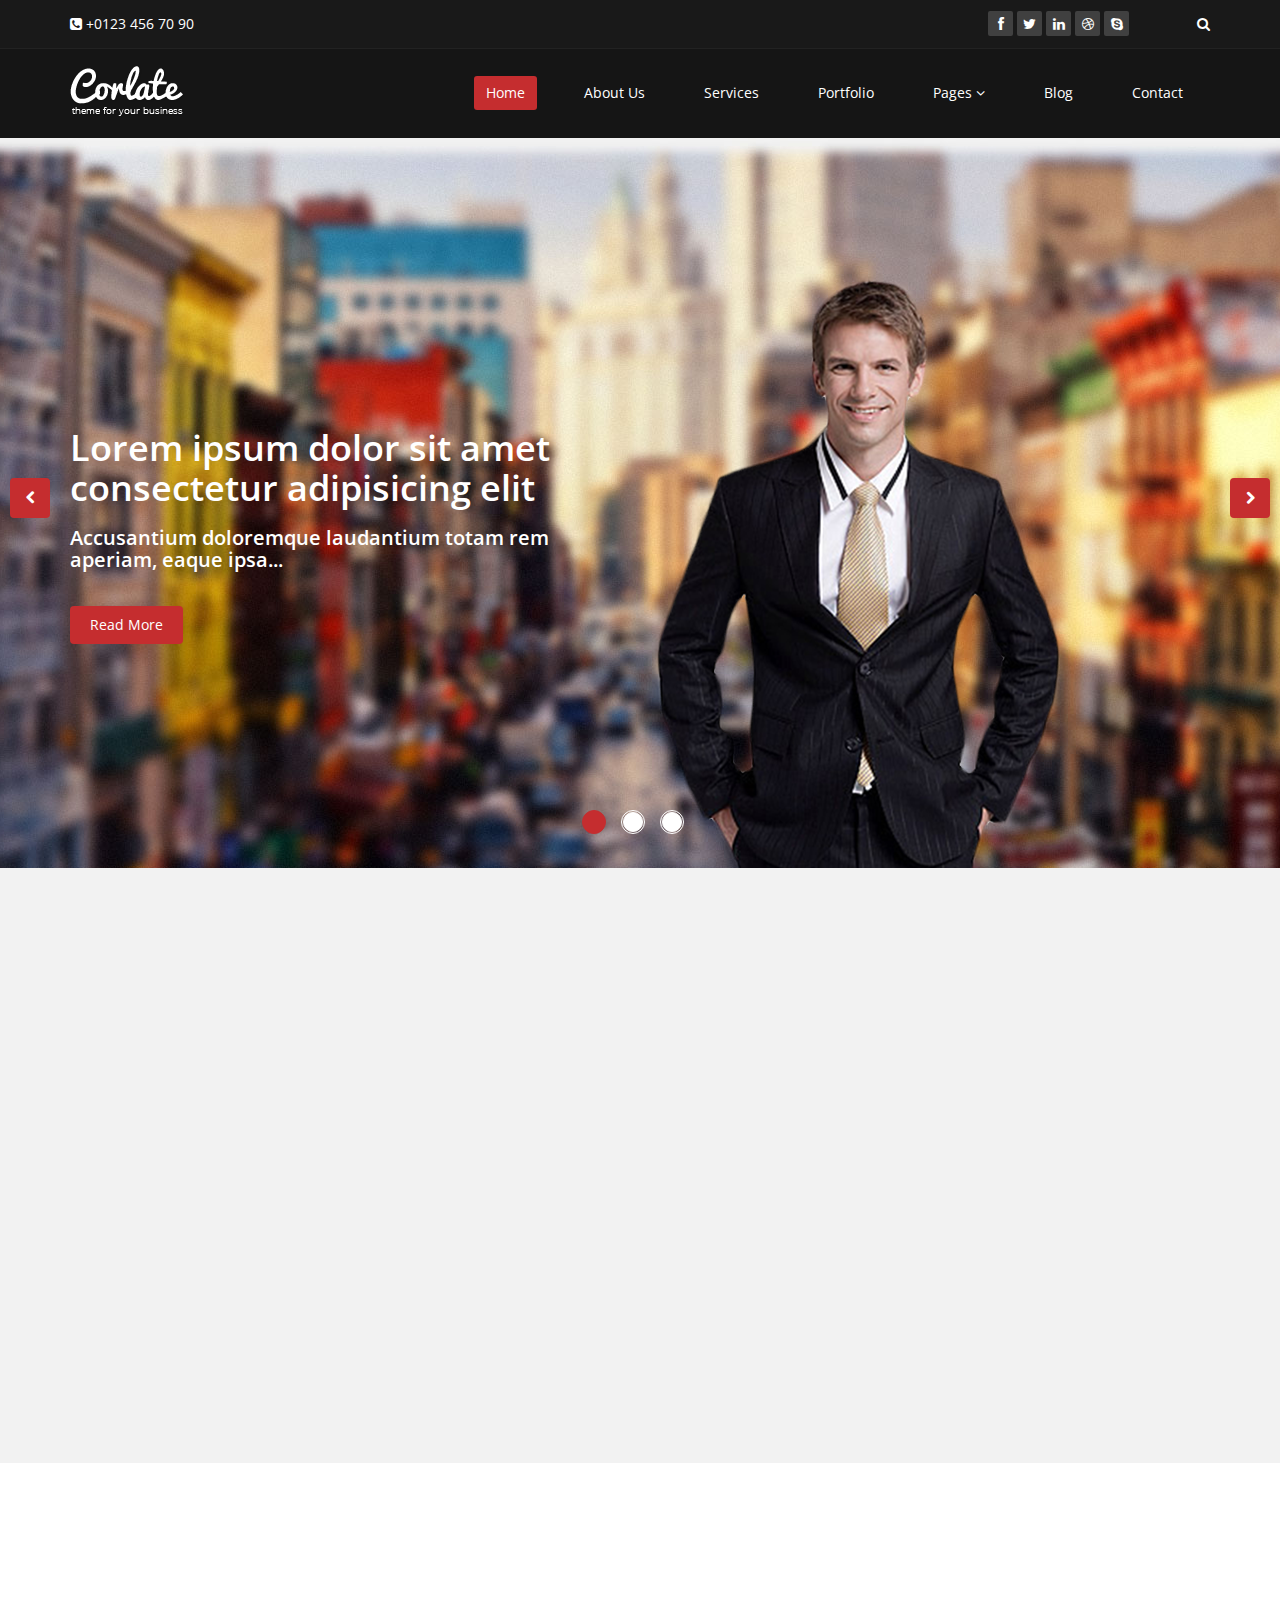
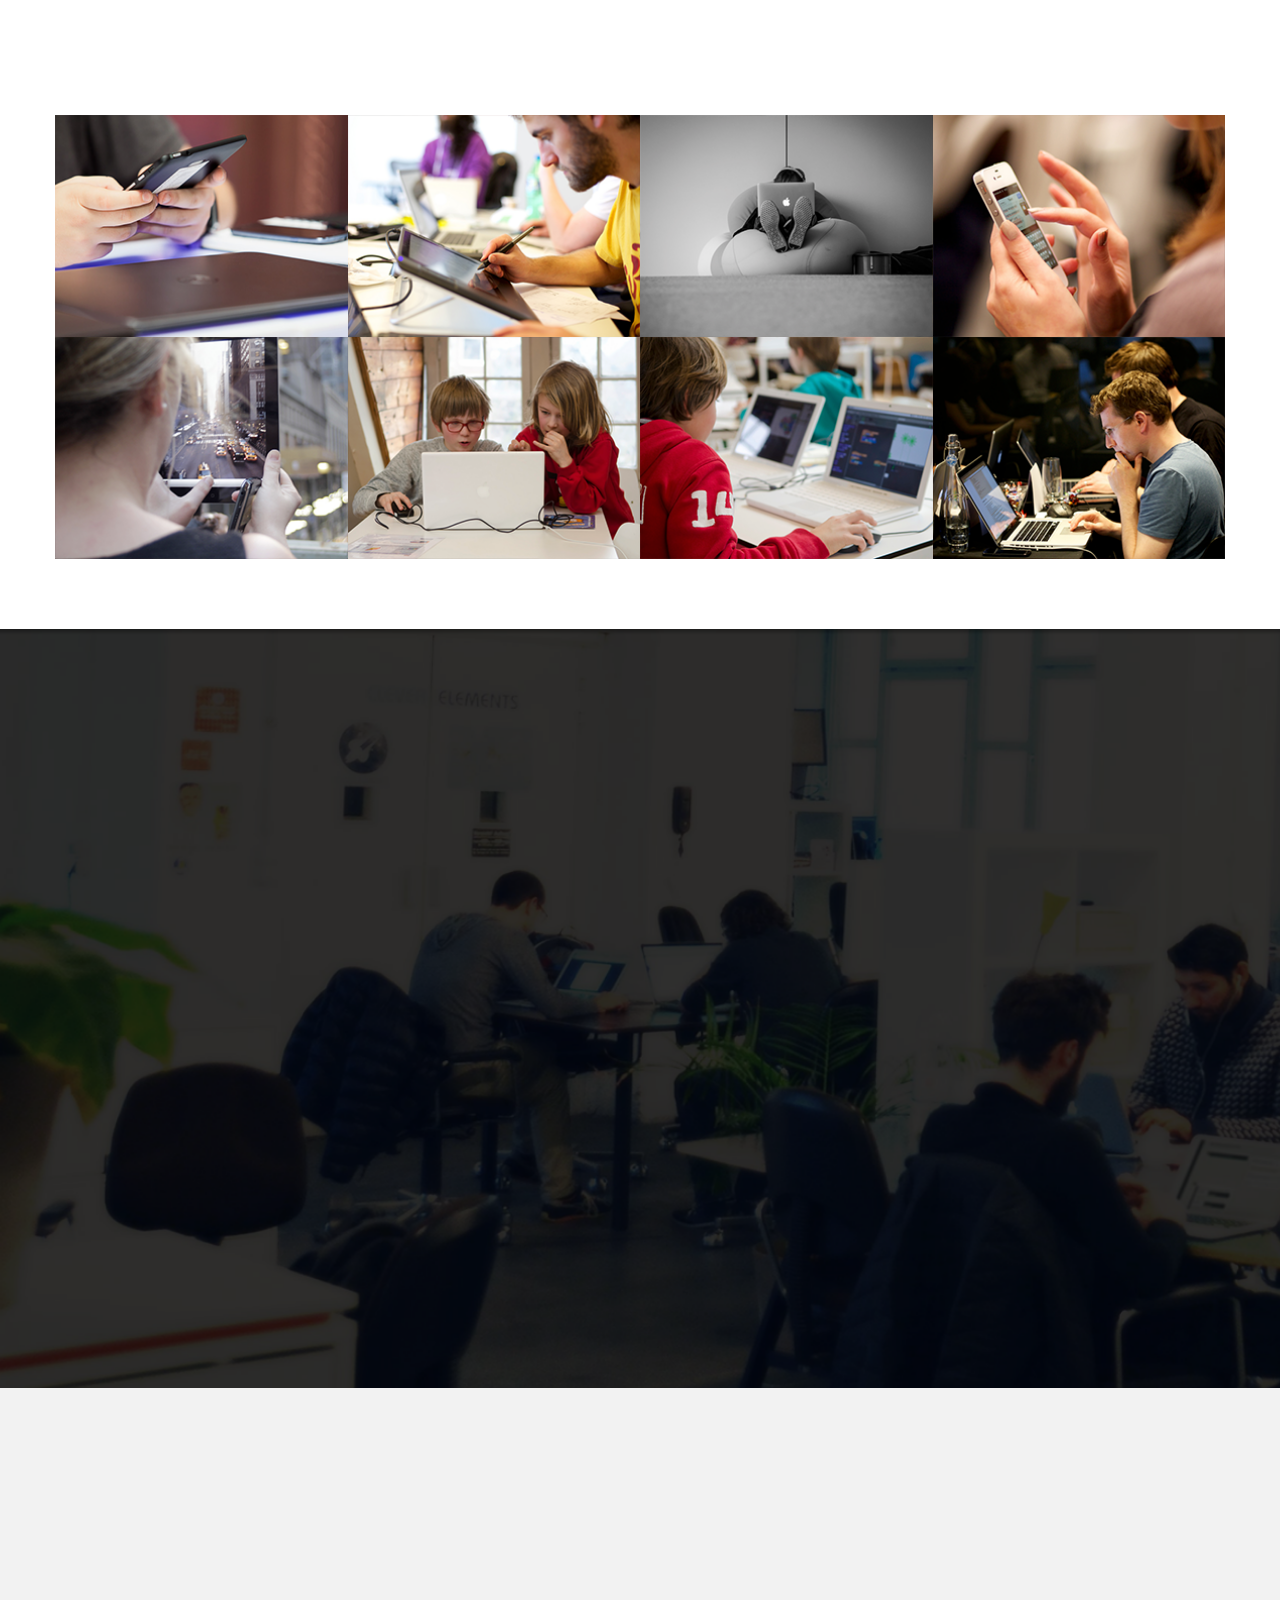
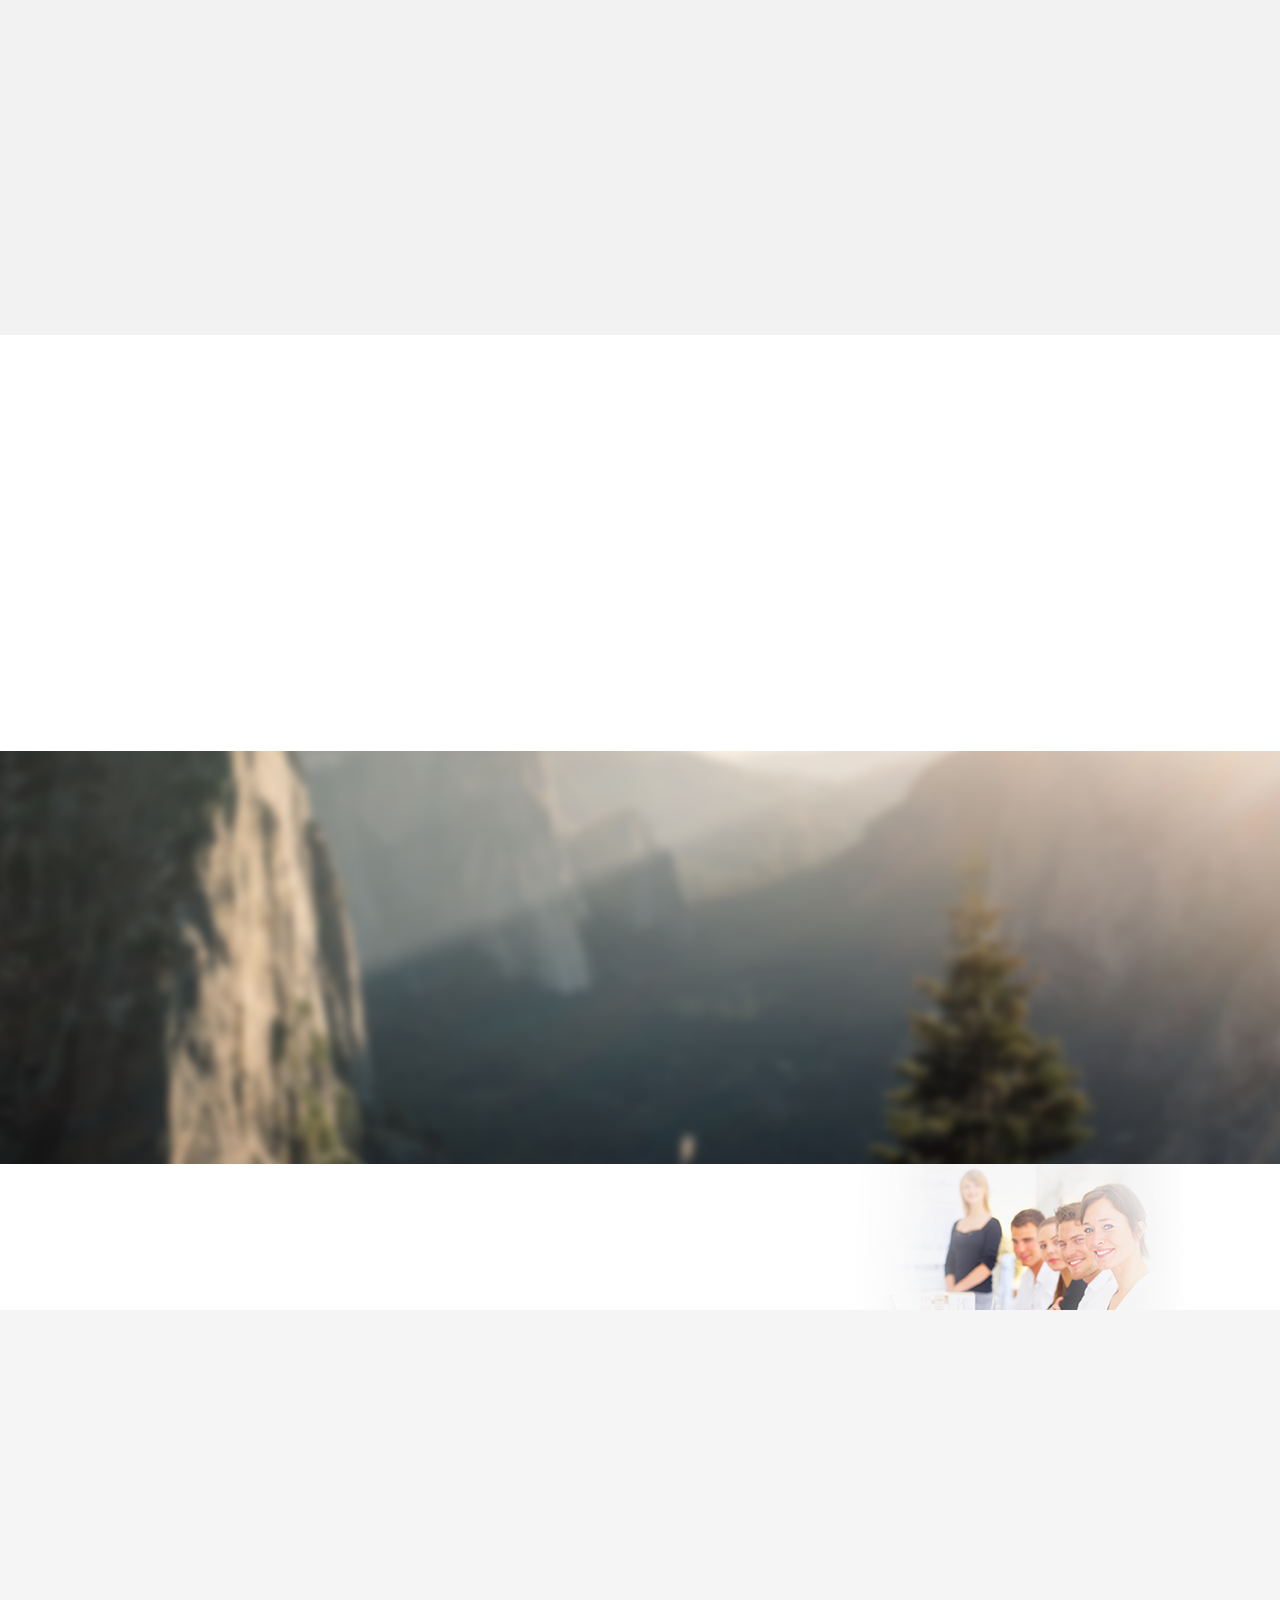
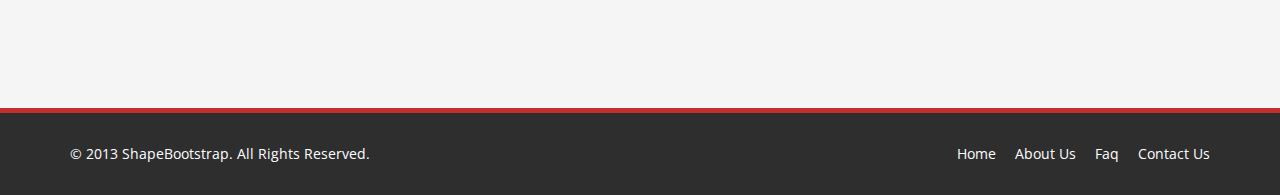
<file: Plantillas/corlate-free-responsive-business-html-template/index.html>
<!DOCTYPE html>
<html lang="en">
<head>
    <meta charset="utf-8">
    <meta name="viewport" content="width=device-width, initial-scale=1.0">
    <meta name="description" content="">
    <meta name="author" content="">
    <title>Home | Corlate</title>
	
	<!-- core CSS -->
    <link href="css/bootstrap.min.css" rel="stylesheet">
    <link href="css/font-awesome.min.css" rel="stylesheet">
    <link href="css/animate.min.css" rel="stylesheet">
    <link href="css/prettyPhoto.css" rel="stylesheet">
    <link href="css/main.css" rel="stylesheet">
    <link href="css/responsive.css" rel="stylesheet">
    <!--[if lt IE 9]>
    <script src="js/html5shiv.js"></script>
    <script src="js/respond.min.js"></script>
    <![endif]-->       
    <link rel="shortcut icon" href="images/ico/favicon.ico">
    <link rel="apple-touch-icon-precomposed" sizes="144x144" href="images/ico/apple-touch-icon-144-precomposed.png">
    <link rel="apple-touch-icon-precomposed" sizes="114x114" href="images/ico/apple-touch-icon-114-precomposed.png">
    <link rel="apple-touch-icon-precomposed" sizes="72x72" href="images/ico/apple-touch-icon-72-precomposed.png">
    <link rel="apple-touch-icon-precomposed" href="images/ico/apple-touch-icon-57-precomposed.png">
</head><!--/head-->

<body class="homepage">

    <header id="header">
        <div class="top-bar">
            <div class="container">
                <div class="row">
                    <div class="col-sm-6 col-xs-4">
                        <div class="top-number"><p><i class="fa fa-phone-square"></i>  +0123 456 70 90</p></div>
                    </div>
                    <div class="col-sm-6 col-xs-8">
                       <div class="social">
                            <ul class="social-share">
                                <li><a href="#"><i class="fa fa-facebook"></i></a></li>
                                <li><a href="#"><i class="fa fa-twitter"></i></a></li>
                                <li><a href="#"><i class="fa fa-linkedin"></i></a></li> 
                                <li><a href="#"><i class="fa fa-dribbble"></i></a></li>
                                <li><a href="#"><i class="fa fa-skype"></i></a></li>
                            </ul>
                            <div class="search">
                                <form role="form">
                                    <input type="text" class="search-form" autocomplete="off" placeholder="Search">
                                    <i class="fa fa-search"></i>
                                </form>
                           </div>
                       </div>
                    </div>
                </div>
            </div><!--/.container-->
        </div><!--/.top-bar-->

        <nav class="navbar navbar-inverse" role="banner">
            <div class="container">
                <div class="navbar-header">
                    <button type="button" class="navbar-toggle" data-toggle="collapse" data-target=".navbar-collapse">
                        <span class="sr-only">Toggle navigation</span>
                        <span class="icon-bar"></span>
                        <span class="icon-bar"></span>
                        <span class="icon-bar"></span>
                    </button>
                    <a class="navbar-brand" href="index.html"><img src="images/logo.png" alt="logo"></a>
                </div>
				
                <div class="collapse navbar-collapse navbar-right">
                    <ul class="nav navbar-nav">
                        <li class="active"><a href="index.html">Home</a></li>
                        <li><a href="about-us.html">About Us</a></li>
                        <li><a href="services.html">Services</a></li>
                        <li><a href="portfolio.html">Portfolio</a></li>
                        <li class="dropdown">
                            <a href="#" class="dropdown-toggle" data-toggle="dropdown">Pages <i class="fa fa-angle-down"></i></a>
                            <ul class="dropdown-menu">
                                <li><a href="blog-item.html">Blog Single</a></li>
                                <li><a href="pricing.html">Pricing</a></li>
                                <li><a href="404.html">404</a></li>
                                <li><a href="shortcodes.html">Shortcodes</a></li>
                            </ul>
                        </li>
                        <li><a href="blog.html">Blog</a></li> 
                        <li><a href="contact-us.html">Contact</a></li>                        
                    </ul>
                </div>
            </div><!--/.container-->
        </nav><!--/nav-->
		
    </header><!--/header-->

    <section id="main-slider" class="no-margin">
        <div class="carousel slide">
            <ol class="carousel-indicators">
                <li data-target="#main-slider" data-slide-to="0" class="active"></li>
                <li data-target="#main-slider" data-slide-to="1"></li>
                <li data-target="#main-slider" data-slide-to="2"></li>
            </ol>
            <div class="carousel-inner">

                <div class="item active" style="background-image: url(images/slider/bg1.jpg)">
                    <div class="container">
                        <div class="row slide-margin">
                            <div class="col-sm-6">
                                <div class="carousel-content">
                                    <h1 class="animation animated-item-1">Lorem ipsum dolor sit amet consectetur adipisicing elit</h1>
                                    <h2 class="animation animated-item-2">Accusantium doloremque laudantium totam rem aperiam, eaque ipsa...</h2>
                                    <a class="btn-slide animation animated-item-3" href="#">Read More</a>
                                </div>
                            </div>

                            <div class="col-sm-6 hidden-xs animation animated-item-4">
                                <div class="slider-img">
                                    <img src="images/slider/img1.png" class="img-responsive">
                                </div>
                            </div>

                        </div>
                    </div>
                </div><!--/.item-->

                <div class="item" style="background-image: url(images/slider/bg2.jpg)">
                    <div class="container">
                        <div class="row slide-margin">
                            <div class="col-sm-6">
                                <div class="carousel-content">
                                    <h1 class="animation animated-item-1">Lorem ipsum dolor sit amet consectetur adipisicing elit</h1>
                                    <h2 class="animation animated-item-2">Accusantium doloremque laudantium totam rem aperiam, eaque ipsa...</h2>
                                    <a class="btn-slide animation animated-item-3" href="#">Read More</a>
                                </div>
                            </div>

                            <div class="col-sm-6 hidden-xs animation animated-item-4">
                                <div class="slider-img">
                                    <img src="images/slider/img2.png" class="img-responsive">
                                </div>
                            </div>

                        </div>
                    </div>
                </div><!--/.item-->

                <div class="item" style="background-image: url(images/slider/bg3.jpg)">
                    <div class="container">
                        <div class="row slide-margin">
                            <div class="col-sm-6">
                                <div class="carousel-content">
                                    <h1 class="animation animated-item-1">Lorem ipsum dolor sit amet consectetur adipisicing elit</h1>
                                    <h2 class="animation animated-item-2">Accusantium doloremque laudantium totam rem aperiam, eaque ipsa...</h2>
                                    <a class="btn-slide animation animated-item-3" href="#">Read More</a>
                                </div>
                            </div>
                            <div class="col-sm-6 hidden-xs animation animated-item-4">
                                <div class="slider-img">
                                    <img src="images/slider/img3.png" class="img-responsive">
                                </div>
                            </div>
                        </div>
                    </div>
                </div><!--/.item-->
            </div><!--/.carousel-inner-->
        </div><!--/.carousel-->
        <a class="prev hidden-xs" href="#main-slider" data-slide="prev">
            <i class="fa fa-chevron-left"></i>
        </a>
        <a class="next hidden-xs" href="#main-slider" data-slide="next">
            <i class="fa fa-chevron-right"></i>
        </a>
    </section><!--/#main-slider-->

    <section id="feature" >
        <div class="container">
           <div class="center wow fadeInDown">
                <h2>Features</h2>
                <p class="lead">Lorem ipsum dolor sit amet, consectetur adipisicing elit, sed do eiusmod tempor incididunt ut <br> et dolore magna aliqua. Ut enim ad minim veniam</p>
            </div>

            <div class="row">
                <div class="features">
                    <div class="col-md-4 col-sm-6 wow fadeInDown" data-wow-duration="1000ms" data-wow-delay="600ms">
                        <div class="feature-wrap">
                            <i class="fa fa-bullhorn"></i>
                            <h2>Fresh and Clean</h2>
                            <h3>Lorem ipsum dolor sit amet, consectetur adipisicing elit</h3>
                        </div>
                    </div><!--/.col-md-4-->

                    <div class="col-md-4 col-sm-6 wow fadeInDown" data-wow-duration="1000ms" data-wow-delay="600ms">
                        <div class="feature-wrap">
                            <i class="fa fa-comments"></i>
                            <h2>Retina ready</h2>
                            <h3>Lorem ipsum dolor sit amet, consectetur adipisicing elit</h3>
                        </div>
                    </div><!--/.col-md-4-->

                    <div class="col-md-4 col-sm-6 wow fadeInDown" data-wow-duration="1000ms" data-wow-delay="600ms">
                        <div class="feature-wrap">
                            <i class="fa fa-cloud-download"></i>
                            <h2>Easy to customize</h2>
                            <h3>Lorem ipsum dolor sit amet, consectetur adipisicing elit</h3>
                        </div>
                    </div><!--/.col-md-4-->
                
                    <div class="col-md-4 col-sm-6 wow fadeInDown" data-wow-duration="1000ms" data-wow-delay="600ms">
                        <div class="feature-wrap">
                            <i class="fa fa-leaf"></i>
                            <h2>Adipisicing elit</h2>
                            <h3>Lorem ipsum dolor sit amet, consectetur adipisicing elit</h3>
                        </div>
                    </div><!--/.col-md-4-->

                    <div class="col-md-4 col-sm-6 wow fadeInDown" data-wow-duration="1000ms" data-wow-delay="600ms">
                        <div class="feature-wrap">
                            <i class="fa fa-cogs"></i>
                            <h2>Sed do eiusmod</h2>
                            <h3>Lorem ipsum dolor sit amet, consectetur adipisicing elit</h3>
                        </div>
                    </div><!--/.col-md-4-->

                    <div class="col-md-4 col-sm-6 wow fadeInDown" data-wow-duration="1000ms" data-wow-delay="600ms">
                        <div class="feature-wrap">
                            <i class="fa fa-heart"></i>
                            <h2>Labore et dolore</h2>
                            <h3>Lorem ipsum dolor sit amet, consectetur adipisicing elit</h3>
                        </div>
                    </div><!--/.col-md-4-->
                </div><!--/.services-->
            </div><!--/.row-->    
        </div><!--/.container-->
    </section><!--/#feature-->

    <section id="recent-works">
        <div class="container">
            <div class="center wow fadeInDown">
                <h2>Recent Works</h2>
                <p class="lead">Lorem ipsum dolor sit amet, consectetur adipisicing elit, sed do eiusmod tempor incididunt ut <br> et dolore magna aliqua. Ut enim ad minim veniam</p>
            </div>

            <div class="row">
                <div class="col-xs-12 col-sm-4 col-md-3">
                    <div class="recent-work-wrap">
                        <img class="img-responsive" src="images/portfolio/recent/item1.png" alt="">
                        <div class="overlay">
                            <div class="recent-work-inner">
                                <h3><a href="#">Business theme</a> </h3>
                                <p>There are many variations of passages of Lorem Ipsum available, but the majority</p>
                                <a class="preview" href="images/portfolio/full/item1.png" rel="prettyPhoto"><i class="fa fa-eye"></i> View</a>
                            </div> 
                        </div>
                    </div>
                </div>   

                <div class="col-xs-12 col-sm-4 col-md-3">
                    <div class="recent-work-wrap">
                        <img class="img-responsive" src="images/portfolio/recent/item2.png" alt="">
                        <div class="overlay">
                            <div class="recent-work-inner">
                                <h3><a href="#">Business theme</a></h3>
                                <p>There are many variations of passages of Lorem Ipsum available, but the majority</p>
                                <a class="preview" href="images/portfolio/full/item2.png" rel="prettyPhoto"><i class="fa fa-eye"></i> View</a>
                            </div> 
                        </div>
                    </div>
                </div> 

                <div class="col-xs-12 col-sm-4 col-md-3">
                    <div class="recent-work-wrap">
                        <img class="img-responsive" src="images/portfolio/recent/item3.png" alt="">
                        <div class="overlay">
                            <div class="recent-work-inner">
                                <h3><a href="#">Business theme </a></h3>
                                <p>There are many variations of passages of Lorem Ipsum available, but the majority</p>
                                <a class="preview" href="images/portfolio/full/item3.png" rel="prettyPhoto"><i class="fa fa-eye"></i> View</a>
                            </div> 
                        </div>
                    </div>
                </div>   

                <div class="col-xs-12 col-sm-4 col-md-3">
                    <div class="recent-work-wrap">
                        <img class="img-responsive" src="images/portfolio/recent/item4.png" alt="">
                        <div class="overlay">
                            <div class="recent-work-inner">
                                <h3><a href="#">Business theme </a></h3>
                                <p>There are many variations of passages of Lorem Ipsum available, but the majority</p>
                                <a class="preview" href="images/portfolio/full/item4.png" rel="prettyPhoto"><i class="fa fa-eye"></i> View</a>
                            </div> 
                        </div>
                    </div>
                </div>   
                
                <div class="col-xs-12 col-sm-4 col-md-3">
                    <div class="recent-work-wrap">
                        <img class="img-responsive" src="images/portfolio/recent/item5.png" alt="">
                        <div class="overlay">
                            <div class="recent-work-inner">
                                <h3><a href="#">Business theme</a></h3>
                                <p>There are many variations of passages of Lorem Ipsum available, but the majority</p>
                                <a class="preview" href="images/portfolio/full/item5.png" rel="prettyPhoto"><i class="fa fa-eye"></i> View</a>
                            </div> 
                        </div>
                    </div>
                </div>   

                <div class="col-xs-12 col-sm-4 col-md-3">
                    <div class="recent-work-wrap">
                        <img class="img-responsive" src="images/portfolio/recent/item6.png" alt="">
                        <div class="overlay">
                            <div class="recent-work-inner">
                                <h3><a href="#">Business theme </a></h3>
                                <p>There are many variations of passages of Lorem Ipsum available, but the majority</p>
                                <a class="preview" href="images/portfolio/full/item6.png" rel="prettyPhoto"><i class="fa fa-eye"></i> View</a>
                            </div> 
                        </div>
                    </div>
                </div> 

                <div class="col-xs-12 col-sm-4 col-md-3">
                    <div class="recent-work-wrap">
                        <img class="img-responsive" src="images/portfolio/recent/item7.png" alt="">
                        <div class="overlay">
                            <div class="recent-work-inner">
                                <h3><a href="#">Business theme </a></h3>
                                <p>There are many variations of passages of Lorem Ipsum available, but the majority</p>
                                <a class="preview" href="images/portfolio/full/item7.png" rel="prettyPhoto"><i class="fa fa-eye"></i> View</a>
                            </div> 
                        </div>
                    </div>
                </div>   

                <div class="col-xs-12 col-sm-4 col-md-3">
                    <div class="recent-work-wrap">
                        <img class="img-responsive" src="images/portfolio/recent/item8.png" alt="">
                        <div class="overlay">
                            <div class="recent-work-inner">
                                <h3><a href="#">Business theme </a></h3>
                                <p>There are many variations of passages of Lorem Ipsum available, but the majority</p>
                                <a class="preview" href="images/portfolio/full/item8.png" rel="prettyPhoto"><i class="fa fa-eye"></i> View</a>
                            </div> 
                        </div>
                    </div>
                </div>   
            </div><!--/.row-->
        </div><!--/.container-->
    </section><!--/#recent-works-->

    <section id="services" class="service-item">
	   <div class="container">
            <div class="center wow fadeInDown">
                <h2>Our Service</h2>
                <p class="lead">Lorem ipsum dolor sit amet, consectetur adipisicing elit, sed do eiusmod tempor incididunt ut <br> et dolore magna aliqua. Ut enim ad minim veniam</p>
            </div>

            <div class="row">

                <div class="col-sm-6 col-md-4">
                    <div class="media services-wrap wow fadeInDown">
                        <div class="pull-left">
                            <img class="img-responsive" src="images/services/services1.png">
                        </div>
                        <div class="media-body">
                            <h3 class="media-heading">SEO Marketing</h3>
                            <p>Lorem ipsum dolor sit ame consectetur adipisicing elit</p>
                        </div>
                    </div>
                </div>

                <div class="col-sm-6 col-md-4">
                    <div class="media services-wrap wow fadeInDown">
                        <div class="pull-left">
                            <img class="img-responsive" src="images/services/services2.png">
                        </div>
                        <div class="media-body">
                            <h3 class="media-heading">SEO Marketing</h3>
                            <p>Lorem ipsum dolor sit ame consectetur adipisicing elit</p>
                        </div>
                    </div>
                </div>

                <div class="col-sm-6 col-md-4">
                    <div class="media services-wrap wow fadeInDown">
                        <div class="pull-left">
                            <img class="img-responsive" src="images/services/services3.png">
                        </div>
                        <div class="media-body">
                            <h3 class="media-heading">SEO Marketing</h3>
                            <p>Lorem ipsum dolor sit ame consectetur adipisicing elit</p>
                        </div>
                    </div>
                </div>  

                <div class="col-sm-6 col-md-4">
                    <div class="media services-wrap wow fadeInDown">
                        <div class="pull-left">
                            <img class="img-responsive" src="images/services/services4.png">
                        </div>
                        <div class="media-body">
                            <h3 class="media-heading">SEO Marketing</h3>
                            <p>Lorem ipsum dolor sit ame consectetur adipisicing elit</p>
                        </div>
                    </div>
                </div>

                <div class="col-sm-6 col-md-4">
                    <div class="media services-wrap wow fadeInDown">
                        <div class="pull-left">
                            <img class="img-responsive" src="images/services/services5.png">
                        </div>
                        <div class="media-body">
                            <h3 class="media-heading">SEO Marketing</h3>
                            <p>Lorem ipsum dolor sit ame consectetur adipisicing elit</p>
                        </div>
                    </div>
                </div>

                <div class="col-sm-6 col-md-4">
                    <div class="media services-wrap wow fadeInDown">
                        <div class="pull-left">
                            <img class="img-responsive" src="images/services/services6.png">
                        </div>
                        <div class="media-body">
                            <h3 class="media-heading">SEO Marketing</h3>
                            <p>Lorem ipsum dolor sit ame consectetur adipisicing elit</p>
                        </div>
                    </div>
                </div>                                                
            </div><!--/.row-->
        </div><!--/.container-->
    </section><!--/#services-->

    <section id="middle">
        <div class="container">
            <div class="row">
                <div class="col-sm-6 wow fadeInDown">
                    <div class="skill">
                        <h2>Our Skills</h2>
                        <p>Lorem ipsum dolor sit amet, consectetur adipisicing elit, sed do eiusmod tempor incididunt ut labore et dolore magna aliqua.</p>

                        <div class="progress-wrap">
                            <h3>Graphic Design</h3>
                            <div class="progress">
                              <div class="progress-bar  color1" role="progressbar" aria-valuenow="40" aria-valuemin="0" aria-valuemax="100" style="width: 85%">
                                <span class="bar-width">85%</span>
                              </div>

                            </div>
                        </div>

                        <div class="progress-wrap">
                            <h3>HTML</h3>
                            <div class="progress">
                              <div class="progress-bar color2" role="progressbar" aria-valuenow="20" aria-valuemin="0" aria-valuemax="100" style="width: 95%">
                               <span class="bar-width">95%</span>
                              </div>
                            </div>
                        </div>

                        <div class="progress-wrap">
                            <h3>CSS</h3>
                            <div class="progress">
                              <div class="progress-bar color3" role="progressbar" aria-valuenow="60" aria-valuemin="0" aria-valuemax="100" style="width: 80%">
                                <span class="bar-width">80%</span>
                              </div>
                            </div>
                        </div>

                        <div class="progress-wrap">
                            <h3>Wordpress</h3>
                            <div class="progress">
                              <div class="progress-bar color4" role="progressbar" aria-valuenow="80" aria-valuemin="0" aria-valuemax="100" style="width: 90%">
                                <span class="bar-width">90%</span>
                              </div>
                            </div>
                        </div>
                    </div>

                </div><!--/.col-sm-6-->

                <div class="col-sm-6 wow fadeInDown">
                    <div class="accordion">
                        <h2>Why People like us?</h2>
                        <div class="panel-group" id="accordion1">
                          <div class="panel panel-default">
                            <div class="panel-heading active">
                              <h3 class="panel-title">
                                <a class="accordion-toggle" data-toggle="collapse" data-parent="#accordion1" href="#collapseOne1">
                                  Lorem ipsum dolor sit amet
                                  <i class="fa fa-angle-right pull-right"></i>
                                </a>
                              </h3>
                            </div>

                            <div id="collapseOne1" class="panel-collapse collapse in">
                              <div class="panel-body">
                                  <div class="media accordion-inner">
                                        <div class="pull-left">
                                            <img class="img-responsive" src="images/accordion1.png">
                                        </div>
                                        <div class="media-body">
                                             <h4>Adipisicing elit</h4>
                                             <p>Lorem ipsum dolor sit amet, consectetur adipisicing elit, sed do eiusmod tempor incididunt ut labore</p>
                                        </div>
                                  </div>
                              </div>
                            </div>
                          </div>

                          <div class="panel panel-default">
                            <div class="panel-heading">
                              <h3 class="panel-title">
                                <a class="accordion-toggle" data-toggle="collapse" data-parent="#accordion1" href="#collapseTwo1">
                                  Lorem ipsum dolor sit amet
                                  <i class="fa fa-angle-right pull-right"></i>
                                </a>
                              </h3>
                            </div>
                            <div id="collapseTwo1" class="panel-collapse collapse">
                              <div class="panel-body">
                                Anim pariatur cliche reprehenderit, enim eiusmod high life accusamus terry richardson ad squid. 3 wolf moon officia aute, non cupidatat skateboard dolor brunch. Food truck quinoa nesciunt laborum eiusmod. Brunch 3 wolf moon tempor.
                              </div>
                            </div>
                          </div>

                          <div class="panel panel-default">
                            <div class="panel-heading">
                              <h3 class="panel-title">
                                <a class="accordion-toggle" data-toggle="collapse" data-parent="#accordion1" href="#collapseThree1">
                                  Lorem ipsum dolor sit amet
                                  <i class="fa fa-angle-right pull-right"></i>
                                </a>
                              </h3>
                            </div>
                            <div id="collapseThree1" class="panel-collapse collapse">
                              <div class="panel-body">
                                Anim pariatur cliche reprehenderit, enim eiusmod high life accusamus terry richardson ad squid. 3 wolf moon officia aute, non cupidatat skateboard dolor brunch. Food truck quinoa nesciunt laborum eiusmod. Brunch 3 wolf moon tempor.
                              </div>
                            </div>
                          </div>

                          <div class="panel panel-default">
                            <div class="panel-heading">
                              <h3 class="panel-title">
                                <a class="accordion-toggle" data-toggle="collapse" data-parent="#accordion1" href="#collapseFour1">
                                  Lorem ipsum dolor sit amet
                                  <i class="fa fa-angle-right pull-right"></i>
                                </a>
                              </h3>
                            </div>
                            <div id="collapseFour1" class="panel-collapse collapse">
                              <div class="panel-body">
                                Anim pariatur cliche reprehenderit, enim eiusmod high life accusamus terry richardson ad squid. 3 wolf moon officia aute, non cupidatat skateboard dolor brunch. Food truck quinoa nesciunt laborum eiusmod. Brunch 3 wolf moon tempor.
                              </div>
                            </div>
                          </div>
                        </div><!--/#accordion1-->
                    </div>
                </div>

            </div><!--/.row-->
        </div><!--/.container-->
    </section><!--/#middle-->

    <section id="content">
        <div class="container">
            <div class="row">
                <div class="col-xs-12 col-sm-8 wow fadeInDown">
                   <div class="tab-wrap"> 
                        <div class="media">
                            <div class="parrent pull-left">
                                <ul class="nav nav-tabs nav-stacked">
                                    <li class=""><a href="#tab1" data-toggle="tab" class="analistic-01">Responsive Web Design</a></li>
                                    <li class="active"><a href="#tab2" data-toggle="tab" class="analistic-02">Premium Plugin Included</a></li>
                                    <li class=""><a href="#tab3" data-toggle="tab" class="tehnical">Predefine Layout</a></li>
                                    <li class=""><a href="#tab4" data-toggle="tab" class="tehnical">Our Philosopy</a></li>
                                    <li class=""><a href="#tab5" data-toggle="tab" class="tehnical">What We Do?</a></li>
                                </ul>
                            </div>

                            <div class="parrent media-body">
                                <div class="tab-content">
                                    <div class="tab-pane fade" id="tab1">
                                        <div class="media">
                                           <div class="pull-left">
                                                <img class="img-responsive" src="images/tab2.png">
                                            </div>
                                            <div class="media-body">
                                                 <h2>Adipisicing elit</h2>
                                                 <p>There are many variations of passages of Lorem Ipsum available, but the majority have suffered alteration in some form, by injected humour, or randomised words which don't look even slightly believable. If you are going to use.</p>
                                            </div>
                                        </div>
                                    </div>

                                     <div class="tab-pane fade active in" id="tab2">
                                        <div class="media">
                                           <div class="pull-left">
                                                <img class="img-responsive" src="images/tab1.png">
                                            </div>
                                            <div class="media-body">
                                                 <h2>Adipisicing elit</h2>
                                                 <p>There are many variations of passages of Lorem Ipsum available, but the majority have suffered alteration in some form, by injected humour, or randomised words which don't look even slightly believable. If you are going to use.
                                                 </p>
                                            </div>
                                        </div>
                                     </div>

                                     <div class="tab-pane fade" id="tab3">
                                        <p>Lorem ipsum dolor sit amet, consectetur adipisicing elit, sed do eiusmod tempor incididunt ut labore et dolore magna aliqua. Ut enim ad minim veniam, quis nostrud exercitation ullamco laboris nisi ut aliquip ex ea commodo consequat. Duis aute irure dolor in reprehenderit.</p>
                                     </div>
                                     
                                     <div class="tab-pane fade" id="tab4">
                                        <p>There are many variations of passages of Lorem Ipsum available, but the majority have suffered alteration in some form, by injected humour, or randomised words which don't look even slightly believable. If you are going to use a passage of Lorem Ipsum, you need to be sure there isn't anything embarrassing hidden in the middle of text. All the Lorem Ipsum generators on the Internet tend to repeat predefined chunks as necessary, making this the first true generator on the Internet. It uses a dictionary of over 200 Latin words</p>
                                     </div>

                                     <div class="tab-pane fade" id="tab5">
                                        <p>There are many variations of passages of Lorem Ipsum available, but the majority have suffered alteration in some form, by injected humour, or randomised words which don't look even slightly believable. If you are going to use a passage of Lorem Ipsum, you need to be sure there isn't anything embarrassing hidden in the middle of text. All the Lorem Ipsum generators on the Internet tend to repeat predefined chunks as necessary, making this the first true generator on the Internet. It uses a dictionary of over 200 Latin words, combined with a handful of model sentence structures,</p>
                                     </div>
                                </div> <!--/.tab-content-->  
                            </div> <!--/.media-body--> 
                        </div> <!--/.media-->     
                    </div><!--/.tab-wrap-->               
                </div><!--/.col-sm-6-->

                <div class="col-xs-12 col-sm-4 wow fadeInDown">
                    <div class="testimonial">
                        <h2>Testimonials</h2>
                         <div class="media testimonial-inner">
                            <div class="pull-left">
                                <img class="img-responsive img-circle" src="images/testimonials1.png">
                            </div>
                            <div class="media-body">
                                <p>Lorem ipsum dolor sit amet, consectetur adipisicing elit, sed do eiusmod tempor incididunt</p>
                                <span><strong>-John Doe/</strong> Director of corlate.com</span>
                            </div>
                         </div>

                         <div class="media testimonial-inner">
                            <div class="pull-left">
                                <img class="img-responsive img-circle" src="images/testimonials1.png">
                            </div>
                            <div class="media-body">
                                <p>Lorem ipsum dolor sit amet, consectetur adipisicing elit, sed do eiusmod tempor incididunt</p>
                                <span><strong>-John Doe/</strong> Director of corlate.com</span>
                            </div>
                         </div>

                    </div>
                </div>

            </div><!--/.row-->
        </div><!--/.container-->
    </section><!--/#content-->

    <section id="partner">
        <div class="container">
            <div class="center wow fadeInDown">
                <h2>Our Partners</h2>
                <p class="lead">Lorem ipsum dolor sit amet, consectetur adipisicing elit, sed do eiusmod tempor incididunt ut <br> et dolore magna aliqua. Ut enim ad minim veniam</p>
            </div>    

            <div class="partners">
                <ul>
                    <li> <a href="#"><img class="img-responsive wow fadeInDown" data-wow-duration="1000ms" data-wow-delay="300ms" src="images/partners/partner1.png"></a></li>
                    <li> <a href="#"><img class="img-responsive wow fadeInDown" data-wow-duration="1000ms" data-wow-delay="600ms" src="images/partners/partner2.png"></a></li>
                    <li> <a href="#"><img class="img-responsive wow fadeInDown" data-wow-duration="1000ms" data-wow-delay="900ms" src="images/partners/partner3.png"></a></li>
                    <li> <a href="#"><img class="img-responsive wow fadeInDown" data-wow-duration="1000ms" data-wow-delay="1200ms" src="images/partners/partner4.png"></a></li>
                    <li> <a href="#"><img class="img-responsive wow fadeInDown" data-wow-duration="1000ms" data-wow-delay="1500ms" src="images/partners/partner5.png"></a></li>
                </ul>
            </div>        
        </div><!--/.container-->
    </section><!--/#partner-->

    <section id="conatcat-info">
        <div class="container">
            <div class="row">
                <div class="col-sm-8">
                    <div class="media contact-info wow fadeInDown" data-wow-duration="1000ms" data-wow-delay="600ms">
                        <div class="pull-left">
                            <i class="fa fa-phone"></i>
                        </div>
                        <div class="media-body">
                            <h2>Have a question or need a custom quote?</h2>
                            <p>Lorem ipsum dolor sit amet, consectetur adipisicing elit, sed do eiusmod tempor incididunt ut labore dolore magna aliqua. Ut enim ad minim veniam, quis nostrud exercitation +0123 456 70 80</p>
                        </div>
                    </div>
                </div>
            </div>
        </div><!--/.container-->    
    </section><!--/#conatcat-info-->

    <section id="bottom">
        <div class="container wow fadeInDown" data-wow-duration="1000ms" data-wow-delay="600ms">
            <div class="row">
                <div class="col-md-3 col-sm-6">
                    <div class="widget">
                        <h3>Company</h3>
                        <ul>
                            <li><a href="#">About us</a></li>
                            <li><a href="#">We are hiring</a></li>
                            <li><a href="#">Meet the team</a></li>
                            <li><a href="#">Copyright</a></li>
                            <li><a href="#">Terms of use</a></li>
                            <li><a href="#">Privacy policy</a></li>
                            <li><a href="#">Contact us</a></li>
                        </ul>
                    </div>    
                </div><!--/.col-md-3-->

                <div class="col-md-3 col-sm-6">
                    <div class="widget">
                        <h3>Support</h3>
                        <ul>
                            <li><a href="#">Faq</a></li>
                            <li><a href="#">Blog</a></li>
                            <li><a href="#">Forum</a></li>
                            <li><a href="#">Documentation</a></li>
                            <li><a href="#">Refund policy</a></li>
                            <li><a href="#">Ticket system</a></li>
                            <li><a href="#">Billing system</a></li>
                        </ul>
                    </div>    
                </div><!--/.col-md-3-->

                <div class="col-md-3 col-sm-6">
                    <div class="widget">
                        <h3>Developers</h3>
                        <ul>
                            <li><a href="#">Web Development</a></li>
                            <li><a href="#">SEO Marketing</a></li>
                            <li><a href="#">Theme</a></li>
                            <li><a href="#">Development</a></li>
                            <li><a href="#">Email Marketing</a></li>
                            <li><a href="#">Plugin Development</a></li>
                            <li><a href="#">Article Writing</a></li>
                        </ul>
                    </div>    
                </div><!--/.col-md-3-->

                <div class="col-md-3 col-sm-6">
                    <div class="widget">
                        <h3>Our Partners</h3>
                        <ul>
                            <li><a href="#">Adipisicing Elit</a></li>
                            <li><a href="#">Eiusmod</a></li>
                            <li><a href="#">Tempor</a></li>
                            <li><a href="#">Veniam</a></li>
                            <li><a href="#">Exercitation</a></li>
                            <li><a href="#">Ullamco</a></li>
                            <li><a href="#">Laboris</a></li>
                        </ul>
                    </div>    
                </div><!--/.col-md-3-->
            </div>
        </div>
    </section><!--/#bottom-->

    <footer id="footer" class="midnight-blue">
        <div class="container">
            <div class="row">
                <div class="col-sm-6">
                    &copy; 2013 <a target="_blank" href="http://shapebootstrap.net/" title="Free Twitter Bootstrap WordPress Themes and HTML templates">ShapeBootstrap</a>. All Rights Reserved.
                </div>
                <div class="col-sm-6">
                    <ul class="pull-right">
                        <li><a href="#">Home</a></li>
                        <li><a href="#">About Us</a></li>
                        <li><a href="#">Faq</a></li>
                        <li><a href="#">Contact Us</a></li>
                    </ul>
                </div>
            </div>
        </div>
    </footer><!--/#footer-->

    <script src="js/jquery.js"></script>
    <script src="js/bootstrap.min.js"></script>
    <script src="js/jquery.prettyPhoto.js"></script>
    <script src="js/jquery.isotope.min.js"></script>
    <script src="js/main.js"></script>
    <script src="js/wow.min.js"></script>
</body>
</html>
</file>
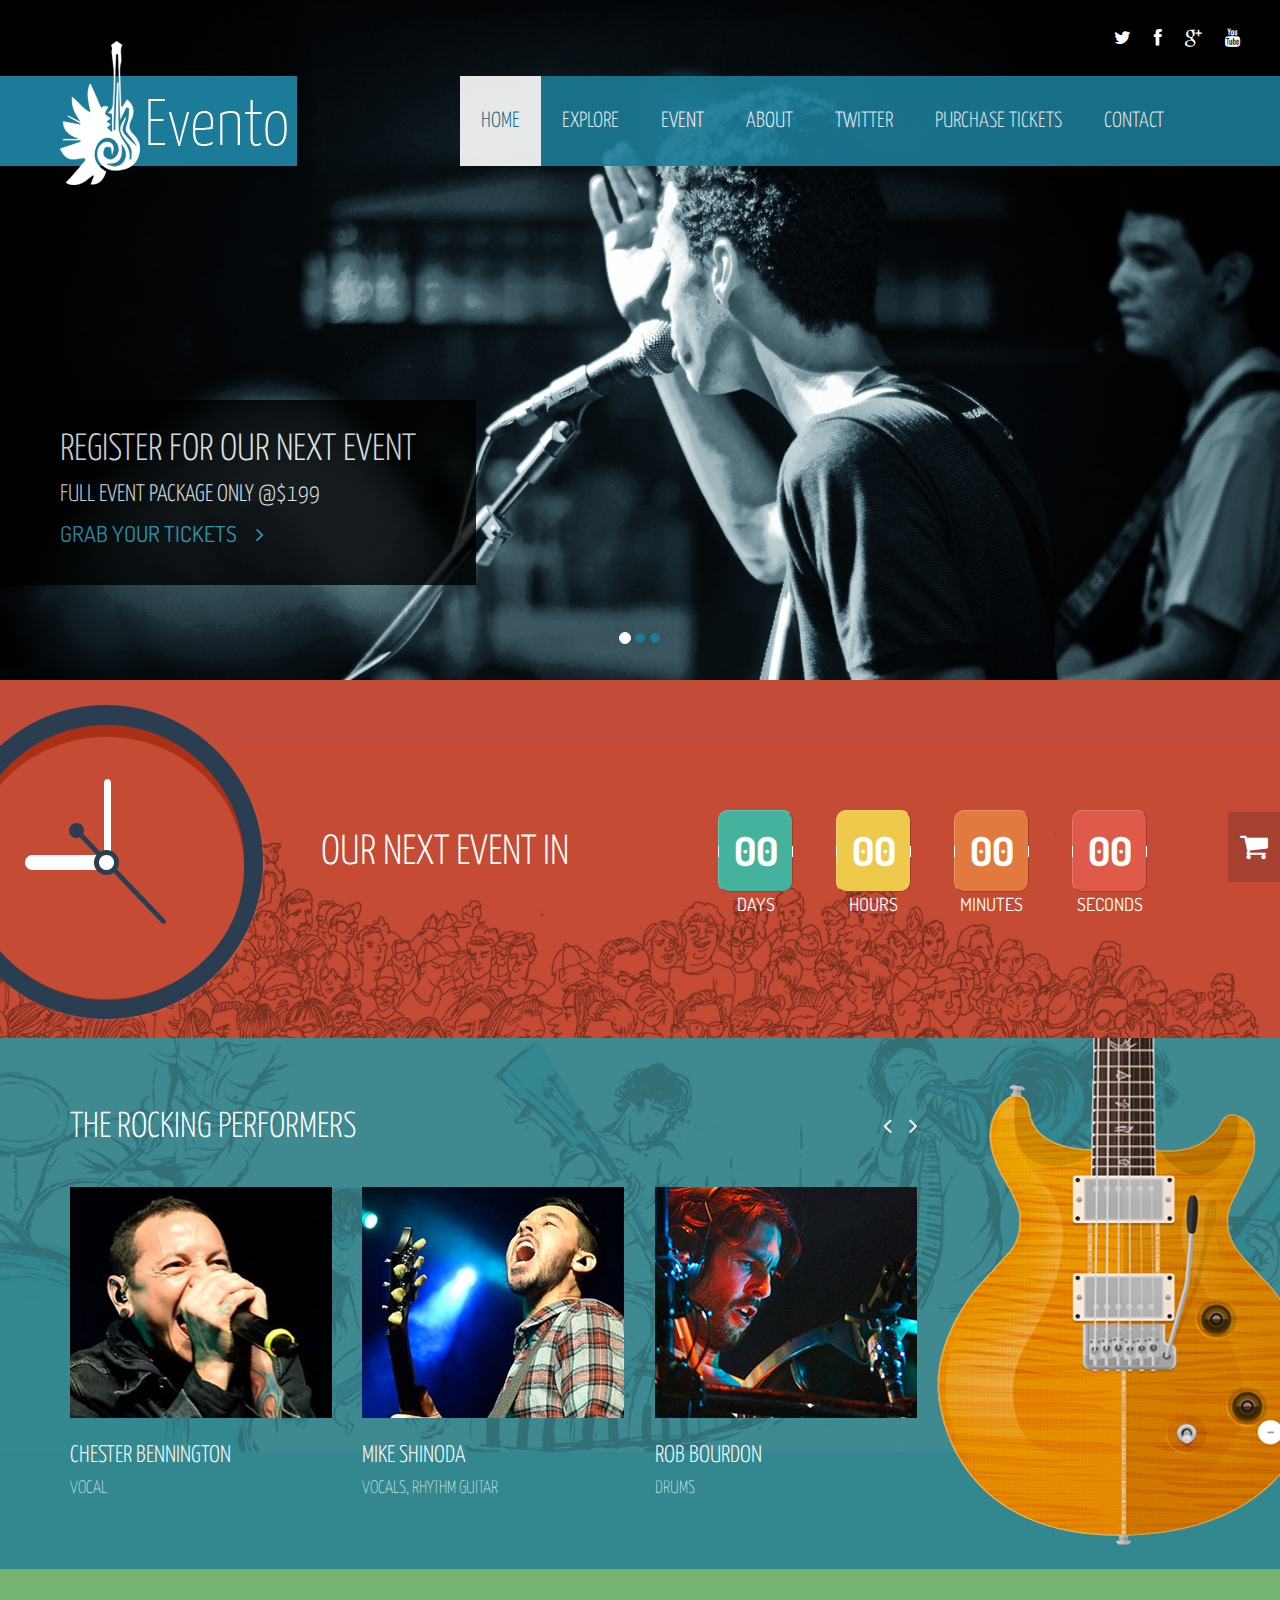
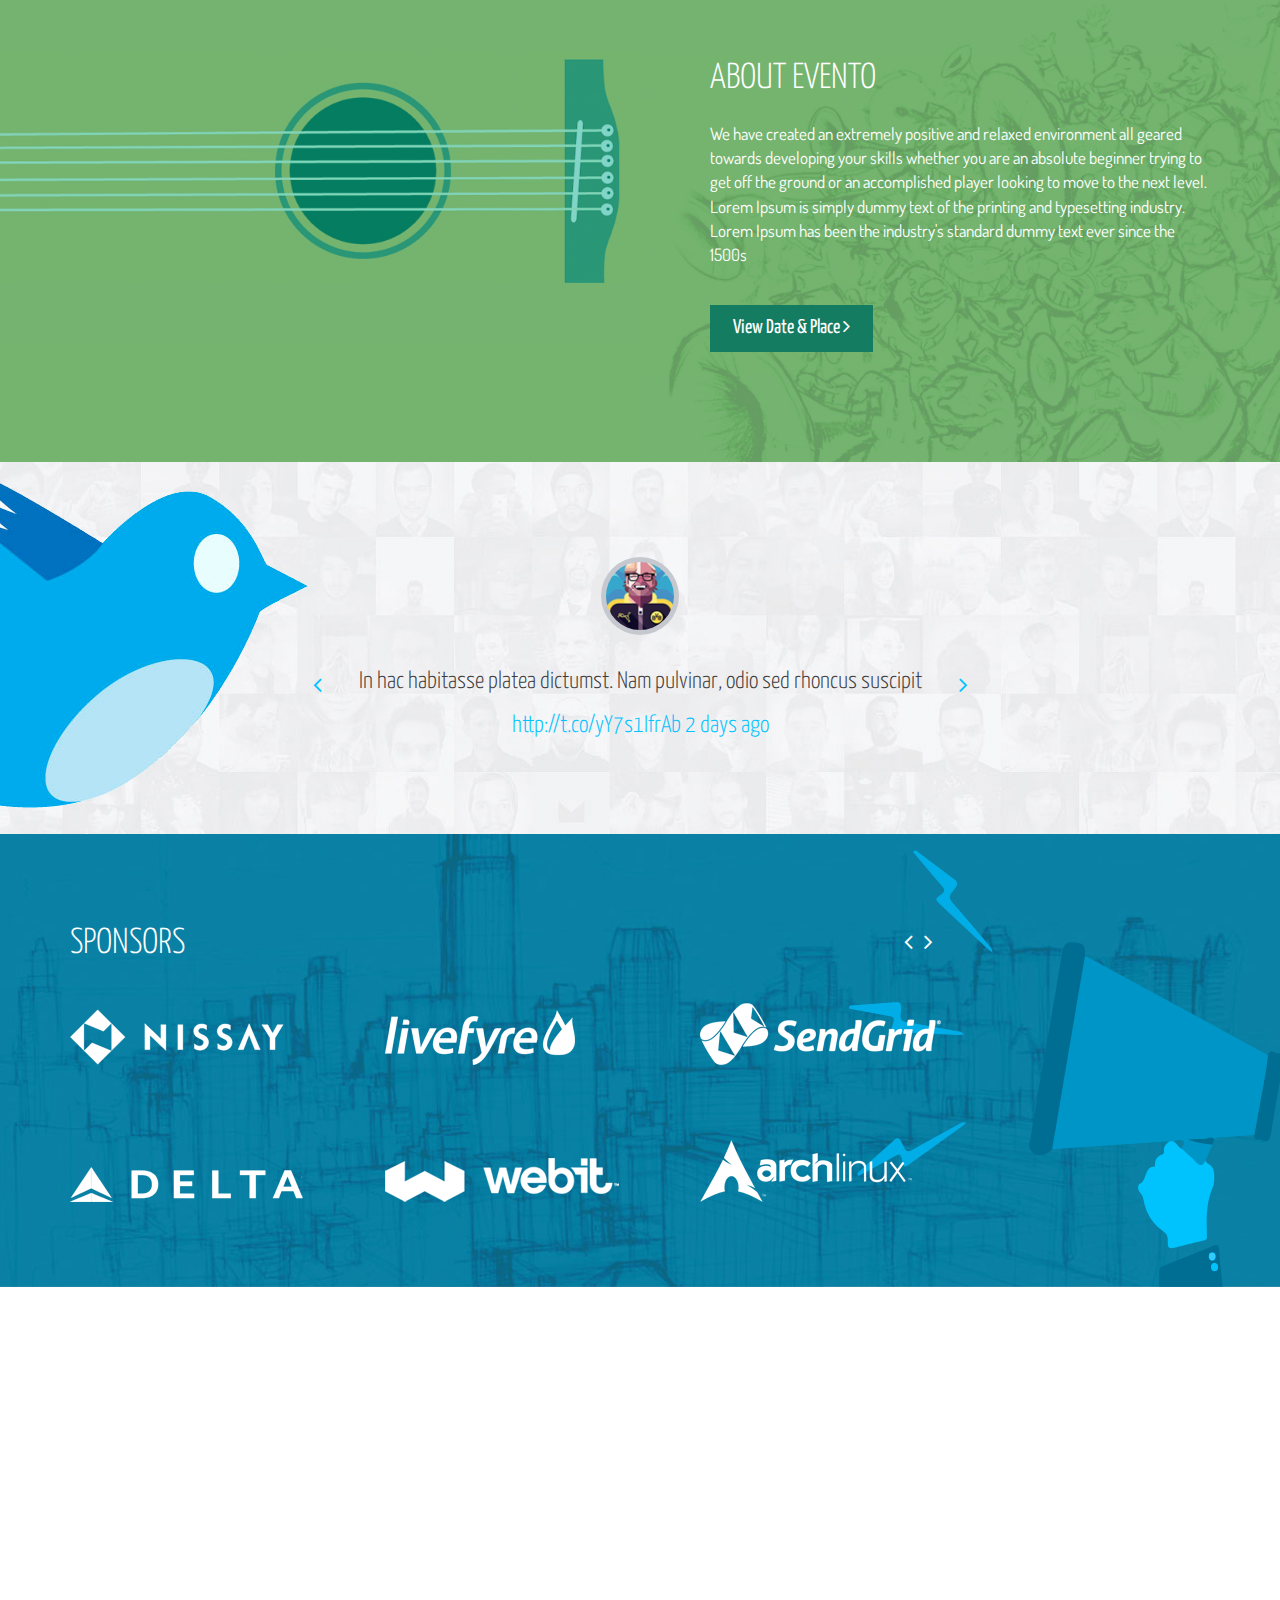
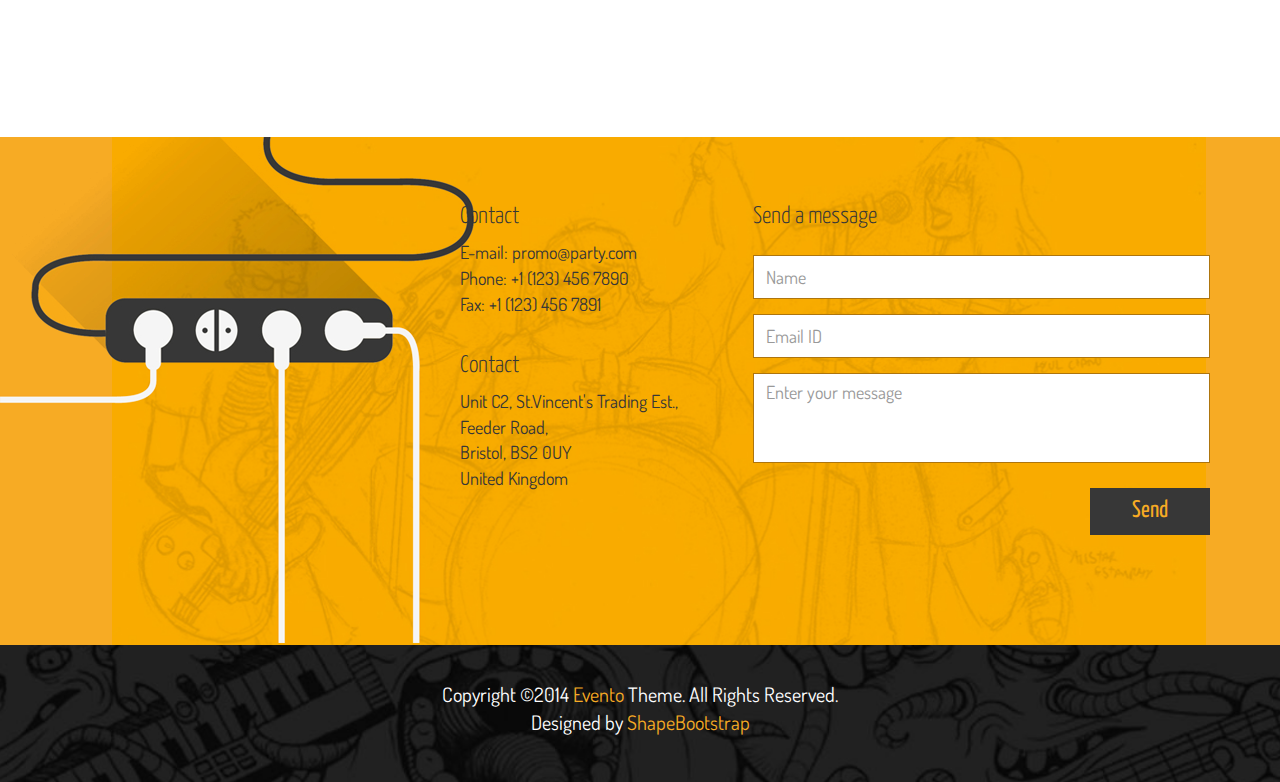
<file: Plantillas/evento-free-music-event-template/index.html>
<!DOCTYPE html>
<html lang="en">
<head>
    <meta charset="utf-8">
    <meta name="viewport" content="width=device-width, initial-scale=1.0">
    <meta name="description" content="">
    <meta name="author" content="">
    <title>Evento | Free Onepage Event Template | ShapeBootstrap</title>
    <link href="css/bootstrap.min.css" rel="stylesheet">
    <link href="css/font-awesome.min.css" rel="stylesheet">
	<link href="css/main.css" rel="stylesheet">
	<link href="css/animate.css" rel="stylesheet">	
	<link href="css/responsive.css" rel="stylesheet">

    <!--[if lt IE 9]>
	    <script src="js/html5shiv.js"></script>
	    <script src="js/respond.min.js"></script>
    <![endif]-->       
    <link rel="shortcut icon" href="images/ico/favicon.ico">
    <link rel="apple-touch-icon-precomposed" sizes="144x144" href="images/ico/apple-touch-icon-144-precomposed.png">
    <link rel="apple-touch-icon-precomposed" sizes="114x114" href="images/ico/apple-touch-icon-114-precomposed.png">
    <link rel="apple-touch-icon-precomposed" sizes="72x72" href="images/ico/apple-touch-icon-72-precomposed.png">
    <link rel="apple-touch-icon-precomposed" href="images/ico/apple-touch-icon-57-precomposed.png">
</head><!--/head-->

<body>
	<header id="header" role="banner">		
		<div class="main-nav">
			<div class="container">
				<div class="header-top">
					<div class="pull-right social-icons">
						<a href="#"><i class="fa fa-twitter"></i></a>
						<a href="#"><i class="fa fa-facebook"></i></a>
						<a href="#"><i class="fa fa-google-plus"></i></a>
						<a href="#"><i class="fa fa-youtube"></i></a>
					</div>
				</div>     
		        <div class="row">	        		
		            <div class="navbar-header">
		                <button type="button" class="navbar-toggle" data-toggle="collapse" data-target=".navbar-collapse">
		                    <span class="sr-only">Toggle navigation</span>
		                    <span class="icon-bar"></span>
		                    <span class="icon-bar"></span>
		                    <span class="icon-bar"></span>
		                </button>
		                <a class="navbar-brand" href="index.html">
		                	<img class="img-responsive" src="images/logo.png" alt="logo">
		                </a>                    
		            </div>
		            <div class="collapse navbar-collapse">
		                <ul class="nav navbar-nav navbar-right">                 
		                    <li class="scroll active"><a href="#home">Home</a></li>
		                    <li class="scroll"><a href="#explore">Explore</a></li>                         
		                    <li class="scroll"><a href="#event">Event</a></li>
		                    <li class="scroll"><a href="#about">About</a></li>                     
		                    <li class="no-scroll"><a href="#twitter">Twitter</a></li>
		                    <li><a class="no-scroll" href="#" target="_blank">PURCHASE TICKETS</a></li>
		                    <li class="scroll"><a href="#contact">Contact</a></li>       
		                </ul>
		            </div>
		        </div>
	        </div>
        </div>                    
    </header>
    <!--/#header--> 

    <section id="home">	
		<div id="main-slider" class="carousel slide" data-ride="carousel">
			<ol class="carousel-indicators">
				<li data-target="#main-slider" data-slide-to="0" class="active"></li>
				<li data-target="#main-slider" data-slide-to="1"></li>
				<li data-target="#main-slider" data-slide-to="2"></li>
			</ol>
			<div class="carousel-inner">
				<div class="item active">
					<img class="img-responsive" src="images/slider/bg1.jpg" alt="slider">						
					<div class="carousel-caption">
						<h2>register for our next event </h2>
						<h4>full event package only @$199</h4>
						<a href="#contact">GRAB YOUR TICKETS <i class="fa fa-angle-right"></i></a>
					</div>
				</div>
				<div class="item">
					<img class="img-responsive" src="images/slider/bg2.jpg" alt="slider">	
					<div class="carousel-caption">
						<h2>register for our next event </h2>
						<h4>full event package only @$199</h4>
						<a href="#contact">GRAB YOUR TICKETS <i class="fa fa-angle-right"></i></a>
					</div>
				</div>
				<div class="item">
					<img class="img-responsive" src="images/slider/bg3.jpg" alt="slider">	
					<div class="carousel-caption">
						<h2>register for our next event </h2>
						<h4>full event package only @$199</h4>
						<a href="#contact" >GRAB YOUR TICKETS <i class="fa fa-angle-right"></i></a>
					</div>
				</div>				
			</div>
		</div>    	
    </section>
	<!--/#home-->

	<section id="explore">
		<div class="container">
			<div class="row">
				<div class="watch">
					<img class="img-responsive" src="images/watch.png" alt="">
				</div>				
				<div class="col-md-4 col-md-offset-2 col-sm-5">
					<h2>our next event in</h2>
				</div>				
				<div class="col-sm-7 col-md-6">					
					<ul id="countdown">
						<li>					
							<span class="days time-font">00</span>
							<p>days </p>
						</li>
						<li>
							<span class="hours time-font">00</span>
							<p class="">hours </p>
						</li>
						<li>
							<span class="minutes time-font">00</span>
							<p class="">minutes</p>
						</li>
						<li>
							<span class="seconds time-font">00</span>
							<p class="">seconds</p>
						</li>				
					</ul>
				</div>
			</div>
			<div class="cart">
				<a href="#"><i class="fa fa-shopping-cart"></i> <span>Purchase Tickets</span></a>
			</div>
		</div>
	</section><!--/#explore-->

	<section id="event">
		<div class="container">
			<div class="row">
				<div class="col-sm-12 col-md-9">
					<div id="event-carousel" class="carousel slide" data-interval="false">
						<h2 class="heading">THE ROCKING Performers</h2>
						<a class="even-control-left" href="#event-carousel" data-slide="prev"><i class="fa fa-angle-left"></i></a>
						<a class="even-control-right" href="#event-carousel" data-slide="next"><i class="fa fa-angle-right"></i></a>
						<div class="carousel-inner">
							<div class="item active">
								<div class="row">
									<div class="col-sm-4">
										<div class="single-event">
											<img class="img-responsive" src="images/event/event1.jpg" alt="event-image">
											<h4>Chester Bennington</h4>
											<h5>Vocal</h5>
										</div>
									</div>
									<div class="col-sm-4">
										<div class="single-event">
											<img class="img-responsive" src="images/event/event2.jpg" alt="event-image">
											<h4>Mike Shinoda</h4>
											<h5>vocals, rhythm guitar</h5>
										</div>
									</div>
									<div class="col-sm-4">
										<div class="single-event">
											<img class="img-responsive" src="images/event/event3.jpg" alt="event-image">
											<h4>Rob Bourdon</h4>
											<h5>drums</h5>
										</div>
									</div>
								</div>
							</div>
							<div class="item">
								<div class="row">
									<div class="col-sm-4">
										<div class="single-event">
											<img class="img-responsive" src="images/event/event1.jpg" alt="event-image">
											<h4>Chester Bennington</h4>
											<h5>Vocal</h5>
										</div>
									</div>
									<div class="col-sm-4">
										<div class="single-event">
											<img class="img-responsive" src="images/event/event2.jpg" alt="event-image">
											<h4>Mike Shinoda</h4>
											<h5>vocals, rhythm guitar</h5>
										</div>
									</div>
									<div class="col-sm-4">
										<div class="single-event">
											<img class="img-responsive" src="images/event/event3.jpg" alt="event-image">
											<h4>Rob Bourdon</h4>
											<h5>drums</h5>
										</div>
									</div>
								</div>
							</div>
						</div>
					</div>
				</div>
				<div class="guitar">
					<img class="img-responsive" src="images/guitar.png" alt="guitar">
				</div>
			</div>			
		</div>
	</section><!--/#event-->

	<section id="about">
		<div class="guitar2">				
			<img class="img-responsive" src="images/guitar2.jpg" alt="guitar">
		</div>
		<div class="about-content">					
					<h2>About Evento</h2>
					<p>We have created an extremely positive and relaxed environment all geared towards developing your skills whether you are an absolute beginner trying to get off the ground or an accomplished player looking to move to the next level. Lorem Ipsum is simply dummy text of the printing and typesetting industry. Lorem Ipsum has been the industry's standard dummy text ever since the 1500s</p>
					<a href="#" class="btn btn-primary">View Date & Place <i class="fa fa-angle-right"></i></a>
				
		</div>
	</section><!--/#about-->
	
	<section id="twitter">
		<div id="twitter-feed" class="carousel slide" data-interval="false">
			<div class="twit">
				<img class="img-responsive" src="images/twit.png" alt="twit">
			</div>
			<div class="row">
				<div class="col-sm-6 col-sm-offset-3">
					<div class="text-center carousel-inner center-block">
						<div class="item active">
							<img src="images/twitter/twitter1.png" alt="">
							<p>In hac habitasse platea dictumst. Nam pulvinar, odio sed rhoncus suscipit </p>
							<a href="#">http://t.co/yY7s1IfrAb 2 days ago</a>
						</div>
						<div class="item">
							<img src="images/twitter/twitter2.png" alt="">
							<p>In hac habitasse platea dictumst. Nam pulvinar, odio sed rhoncus suscipit </p>
							<a href="#">http://t.co/yY7s1IfrAb 2 days ago</a>
						</div>
						<div class="item">
							<img src="images/twitter/twitter3.png" alt="">
							<p>In hac habitasse platea dictumst. Nam pulvinar, odio sed rhoncus suscipit </p>
							<a href="#">http://t.co/yY7s1IfrAb 2 days ago</a>
						</div>
					</div>
					<a class="twitter-control-left" href="#twitter-feed" data-slide="prev"><i class="fa fa-angle-left"></i></a>
					<a class="twitter-control-right" href="#twitter-feed" data-slide="next"><i class="fa fa-angle-right"></i></a>
				</div>
			</div>
		</div>		
	</section><!--/#twitter-feed-->
	
	<section id="sponsor">
		<div id="sponsor-carousel" class="carousel slide" data-interval="false">
			<div class="container">
				<div class="row">
					<div class="col-sm-10">
						<h2>Sponsors</h2>			
						<a class="sponsor-control-left" href="#sponsor-carousel" data-slide="prev"><i class="fa fa-angle-left"></i></a>
						<a class="sponsor-control-right" href="#sponsor-carousel" data-slide="next"><i class="fa fa-angle-right"></i></a>
						<div class="carousel-inner">
							<div class="item active">
								<ul>
									<li><a href="#"><img class="img-responsive" src="images/sponsor/sponsor1.png" alt=""></a></li>
									<li><a href="#"><img class="img-responsive" src="images/sponsor/sponsor2.png" alt=""></a></li>
									<li><a href="#"><img class="img-responsive" src="images/sponsor/sponsor3.png" alt=""></a></li>
									<li><a href="#"><img class="img-responsive" src="images/sponsor/sponsor4.png" alt=""></a></li>
									<li><a href="#"><img class="img-responsive" src="images/sponsor/sponsor5.png" alt=""></a></li>
									<li><a href="#"><img class="img-responsive" src="images/sponsor/sponsor6.png" alt=""></a></li>
								</ul>
							</div>
							<div class="item">
								<ul>
									<li><a href="#"><img class="img-responsive" src="images/sponsor/sponsor6.png" alt=""></a></li>
									<li><a href="#"><img class="img-responsive" src="images/sponsor/sponsor5.png" alt=""></a></li>
									<li><a href="#"><img class="img-responsive" src="images/sponsor/sponsor4.png" alt=""></a></li>
									<li><a href="#"><img class="img-responsive" src="images/sponsor/sponsor3.png" alt=""></a></li>
									<li><a href="#"><img class="img-responsive" src="images/sponsor/sponsor2.png" alt=""></a></li>
									<li><a href="#"><img class="img-responsive" src="images/sponsor/sponsor1.png" alt=""></a></li>
								</ul>
							</div>
						</div>
					</div>
				</div>				
			</div>
			<div class="light">
				<img class="img-responsive" src="images/light.png" alt="">
			</div>
		</div>
	</section><!--/#sponsor-->

	<section id="contact">
		<div id="map">
			<div id="gmap-wrap">
	 			<div id="gmap"> 				
	 			</div>	 			
	    	</div>
		</div><!--/#map-->
		<div class="contact-section">
			<div class="ear-piece">
				<img class="img-responsive" src="images/ear-piece.png" alt="">
			</div>
			<div class="container">
				<div class="row">
					<div class="col-sm-3 col-sm-offset-4">
						<div class="contact-text">
							<h3>Contact</h3>
							<address>
								E-mail: promo@party.com<br>
								Phone: +1 (123) 456 7890<br>
								Fax: +1 (123) 456 7891
							</address>
						</div>
						<div class="contact-address">
							<h3>Contact</h3>
							<address>
								Unit C2, St.Vincent's Trading Est.,<br>
								Feeder Road,<br>
								Bristol, BS2 0UY<br>
								United Kingdom
							</address>
						</div>
					</div>
					<div class="col-sm-5">
						<div id="contact-section">
							<h3>Send a message</h3>
					    	<div class="status alert alert-success" style="display: none"></div>
					    	<form id="main-contact-form" class="contact-form" name="contact-form" method="post" action="sendemail.php">
					            <div class="form-group">
					                <input type="text" name="name" class="form-control" required="required" placeholder="Name">
					            </div>
					            <div class="form-group">
					                <input type="email" name="email" class="form-control" required="required" placeholder="Email ID">
					            </div>
					            <div class="form-group">
					                <textarea name="message" id="message" required="required" class="form-control" rows="4" placeholder="Enter your message"></textarea>
					            </div>                        
					            <div class="form-group">
					                <button type="submit" class="btn btn-primary pull-right">Send</button>
					            </div>
					        </form>	       
					    </div>
					</div>
				</div>
			</div>
		</div>		
	</section>
    <!--/#contact-->

    <footer id="footer">
        <div class="container">
            <div class="text-center">
                <p> Copyright  &copy;2014<a target="_blank" href="http://shapebootstrap.net/"> Evento </a>Theme. All Rights Reserved. <br> Designed by <a target="_blank" href="http://shapebootstrap.net/">ShapeBootstrap</a></p>                
            </div>
        </div>
    </footer>
    <!--/#footer-->
  
    <script type="text/javascript" src="js/jquery.js"></script>
    <script type="text/javascript" src="js/bootstrap.min.js"></script>
	<script type="text/javascript" src="http://maps.google.com/maps/api/js?sensor=true"></script>
  	<script type="text/javascript" src="js/gmaps.js"></script>
	<script type="text/javascript" src="js/smoothscroll.js"></script>
    <script type="text/javascript" src="js/jquery.parallax.js"></script>
    <script type="text/javascript" src="js/coundown-timer.js"></script>
    <script type="text/javascript" src="js/jquery.scrollTo.js"></script>
    <script type="text/javascript" src="js/jquery.nav.js"></script>
    <script type="text/javascript" src="js/main.js"></script>  
</body>
</html>
</file>
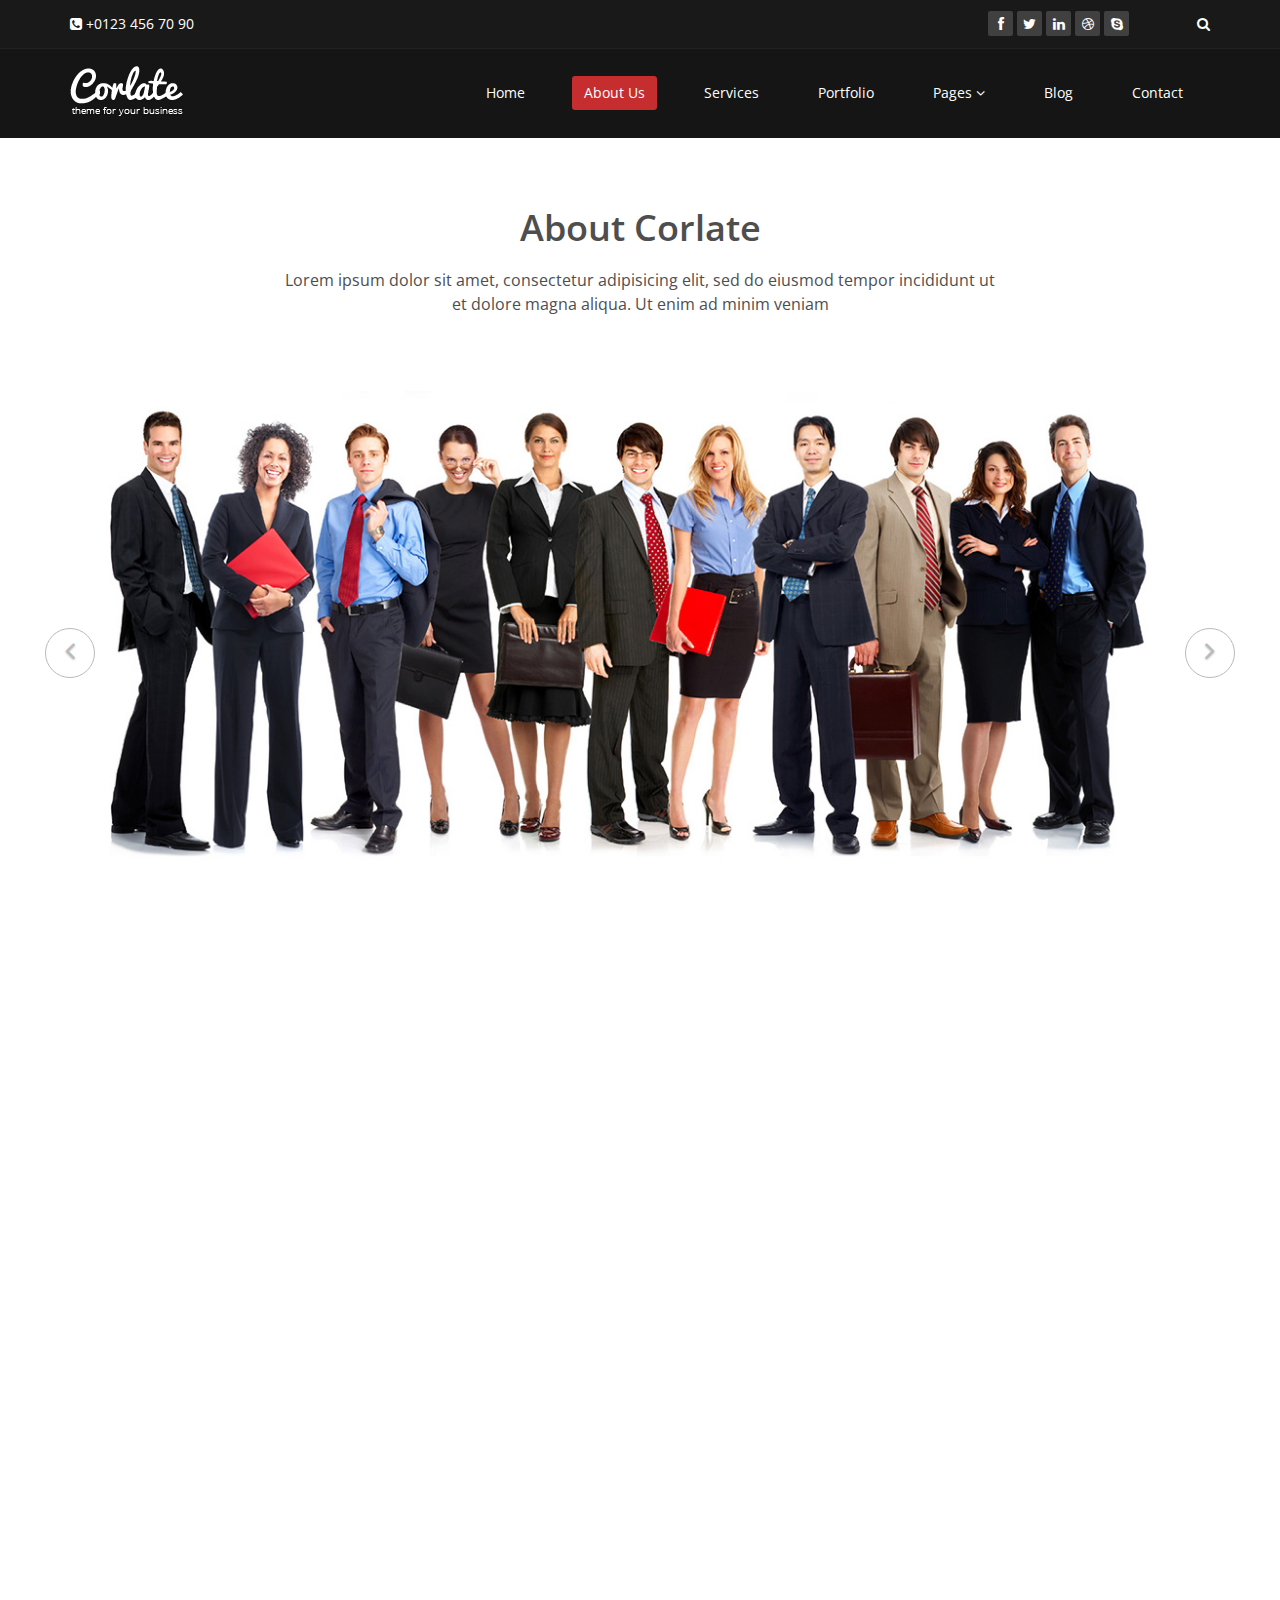
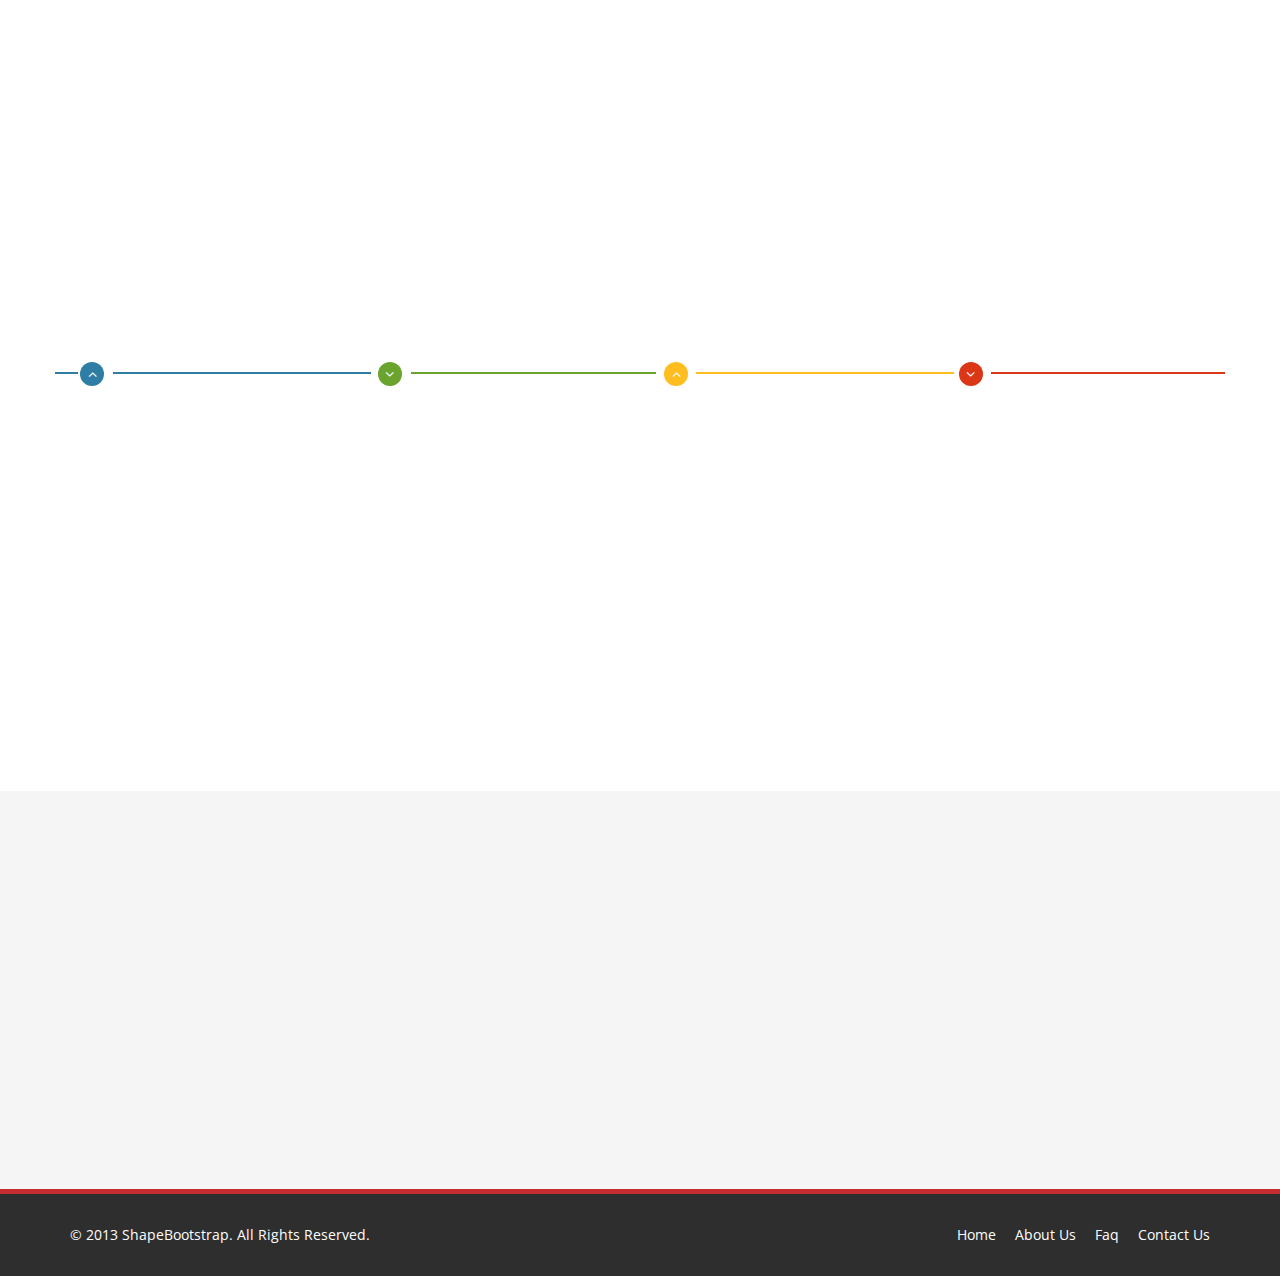
<file: Plantillas/corlate-free-responsive-business-html-template/about-us.html>
<!DOCTYPE html>
<html lang="en">
<head>
    <meta charset="utf-8">
    <meta name="viewport" content="width=device-width, initial-scale=1.0">
    <meta name="description" content="">
    <meta name="author" content="">
    <title>About Us | Corlate</title>
	
	<!-- core CSS -->
    <link href="css/bootstrap.min.css" rel="stylesheet">
    <link href="css/font-awesome.min.css" rel="stylesheet">
    <link href="css/prettyPhoto.css" rel="stylesheet">
    <link href="css/animate.min.css" rel="stylesheet">
	<link href="css/main.css" rel="stylesheet">
    <link href="css/responsive.css" rel="stylesheet">
	
    <!--[if lt IE 9]>
    <script src="js/html5shiv.js"></script>
    <script src="js/respond.min.js"></script>
    <![endif]-->       
    <link rel="shortcut icon" href="images/ico/favicon.ico">
    <link rel="apple-touch-icon-precomposed" sizes="144x144" href="images/ico/apple-touch-icon-144-precomposed.png">
    <link rel="apple-touch-icon-precomposed" sizes="114x114" href="images/ico/apple-touch-icon-114-precomposed.png">
    <link rel="apple-touch-icon-precomposed" sizes="72x72" href="images/ico/apple-touch-icon-72-precomposed.png">
    <link rel="apple-touch-icon-precomposed" href="images/ico/apple-touch-icon-57-precomposed.png">
</head><!--/head-->

<body>

    <header id="header">
        <div class="top-bar">
            <div class="container">
                <div class="row">
                    <div class="col-sm-6 col-xs-4">
                        <div class="top-number"><p><i class="fa fa-phone-square"></i>  +0123 456 70 90</p></div>
                    </div>
                    <div class="col-sm-6 col-xs-8">
                       <div class="social">
                            <ul class="social-share">
                                <li><a href="#"><i class="fa fa-facebook"></i></a></li>
                                <li><a href="#"><i class="fa fa-twitter"></i></a></li>
                                <li><a href="#"><i class="fa fa-linkedin"></i></a></li> 
                                <li><a href="#"><i class="fa fa-dribbble"></i></a></li>
                                <li><a href="#"><i class="fa fa-skype"></i></a></li>
                            </ul>
                            <div class="search">
                                <form role="form">
                                    <input type="text" class="search-form" autocomplete="off" placeholder="Search">
                                    <i class="fa fa-search"></i>
                                </form>
                           </div>
                       </div>
                    </div>
                </div>
            </div><!--/.container-->
        </div><!--/.top-bar-->

        <nav class="navbar navbar-inverse" role="banner">
            <div class="container">
                <div class="navbar-header">
                    <button type="button" class="navbar-toggle" data-toggle="collapse" data-target=".navbar-collapse">
                        <span class="sr-only">Toggle navigation</span>
                        <span class="icon-bar"></span>
                        <span class="icon-bar"></span>
                        <span class="icon-bar"></span>
                    </button>
                    <a class="navbar-brand" href="index.html"><img src="images/logo.png" alt="logo"></a>
                </div>
				
                <div class="collapse navbar-collapse navbar-right">
                    <ul class="nav navbar-nav">
                        <li><a href="index.html">Home</a></li>
                        <li class="active"><a href="about-us.html">About Us</a></li>
                        <li><a href="services.html">Services</a></li>
                        <li><a href="portfolio.html">Portfolio</a></li>
                        <li class="dropdown">
                            <a href="#" class="dropdown-toggle" data-toggle="dropdown">Pages <i class="fa fa-angle-down"></i></a>
                            <ul class="dropdown-menu">
                                <li><a href="blog-item.html">Blog Single</a></li>
                                <li><a href="pricing.html">Pricing</a></li>
                                <li><a href="404.html">404</a></li>
                                <li><a href="shortcodes.html">Shortcodes</a></li>
                            </ul>
                        </li>
                        <li><a href="blog.html">Blog</a></li> 
                        <li><a href="contact-us.html">Contact</a></li>                        
                    </ul>
                </div>
            </div><!--/.container-->
        </nav><!--/nav-->
	</header><!--/header-->

    <section id="about-us">
        <div class="container">
			<div class="center wow fadeInDown">
				<h2>About Corlate</h2>
				<p class="lead">Lorem ipsum dolor sit amet, consectetur adipisicing elit, sed do eiusmod tempor incididunt ut <br> et dolore magna aliqua. Ut enim ad minim veniam</p>
			</div>
			
			<!-- about us slider -->
			<div id="about-slider">
				<div id="carousel-slider" class="carousel slide" data-ride="carousel">
					<!-- Indicators -->
				  	<ol class="carousel-indicators visible-xs">
					    <li data-target="#carousel-slider" data-slide-to="0" class="active"></li>
					    <li data-target="#carousel-slider" data-slide-to="1"></li>
					    <li data-target="#carousel-slider" data-slide-to="2"></li>
				  	</ol>

					<div class="carousel-inner">
						<div class="item active">
							<img src="images/slider_one.jpg" class="img-responsive" alt=""> 
					   </div>
					   <div class="item">
							<img src="images/slider_one.jpg" class="img-responsive" alt=""> 
					   </div> 
					   <div class="item">
							<img src="images/slider_one.jpg" class="img-responsive" alt=""> 
					   </div> 
					</div>
					
					<a class="left carousel-control hidden-xs" href="#carousel-slider" data-slide="prev">
						<i class="fa fa-angle-left"></i> 
					</a>
					
					<a class=" right carousel-control hidden-xs"href="#carousel-slider" data-slide="next">
						<i class="fa fa-angle-right"></i> 
					</a>
				</div> <!--/#carousel-slider-->
			</div><!--/#about-slider-->
			
			
			<!-- Our Skill -->
			<div class="skill-wrap clearfix">
			
				<div class="center wow fadeInDown">
					<h2>Our Skill</h2>
					<p class="lead">Lorem ipsum dolor sit amet, consectetur adipisicing elit, sed do eiusmod tempor incididunt ut <br> et dolore magna aliqua. Ut enim ad minim veniam</p>
				</div>
				
				<div class="row">
		
					<div class="col-sm-3">
						<div class="sinlge-skill wow fadeInDown" data-wow-duration="1000ms" data-wow-delay="300ms">
							<div class="joomla-skill">                                   
								<p><em>85%</em></p>
								<p>Joomla</p>
							</div>
						</div>
					</div>
					
					 <div class="col-sm-3">
						<div class="sinlge-skill wow fadeInDown" data-wow-duration="1000ms" data-wow-delay="600ms">
							<div class="html-skill">                                  
								<p><em>95%</em></p>
								<p>HTML</p>
							</div>
						</div>
					</div>
					
					<div class="col-sm-3">
						<div class="sinlge-skill wow fadeInDown" data-wow-duration="1000ms" data-wow-delay="900ms">
							<div class="css-skill">                                    
								<p><em>80%</em></p>
								<p>CSS</p>
							</div>
						</div>
					</div>
					
					 <div class="col-sm-3">
						<div class="sinlge-skill wow fadeInDown" data-wow-duration="1000ms" data-wow-delay="1200ms">
							<div class="wp-skill">
								<p><em>90%</em></p>
								<p>Wordpress</p>                                     
							</div>
						</div>
					</div>
					
				</div>
	
            </div><!--/.our-skill-->
			

			<!-- our-team -->
			<div class="team">
				<div class="center wow fadeInDown">
					<h2>Team of Corlate</h2>
					<p class="lead">Lorem ipsum dolor sit amet, consectetur adipisicing elit, sed do eiusmod tempor incididunt ut <br> et dolore magna aliqua. Ut enim ad minim veniam</p>
				</div>

				<div class="row clearfix">
					<div class="col-md-4 col-sm-6">	
						<div class="single-profile-top wow fadeInDown" data-wow-duration="1000ms" data-wow-delay="300ms">
							<div class="media">
								<div class="pull-left">
									<a href="#"><img class="media-object" src="images/man1.jpg" alt=""></a>
								</div>
								<div class="media-body">
									<h4>Jhon Doe</h4>
									<h5>Founder and CEO</h5>
									<ul class="tag clearfix">
										<li class="btn"><a href="#">Web</a></li>
										<li class="btn"><a href="#">Ui</a></li>
										<li class="btn"><a href="#">Ux</a></li>
										<li class="btn"><a href="#">Photoshop</a></li>
									</ul>
									
									<ul class="social_icons">
										<li><a href="#"><i class="fa fa-facebook"></i></a></li>
										<li><a href="#"><i class="fa fa-twitter"></i></a></li> 
										<li><a href="#"><i class="fa fa-google-plus"></i></a></li>
									</ul>
								</div>
							</div><!--/.media -->
							<p>There are many variations of passages of Lorem Ipsum available, but the majority have suffered alteration in some form, by injected humour, or randomised words which don't look even slightly believable.</p>
						</div>
					</div><!--/.col-lg-4 -->
					
					
					<div class="col-md-4 col-sm-6 col-md-offset-2">	
						<div class="single-profile-top wow fadeInDown" data-wow-duration="1000ms" data-wow-delay="300ms">
							<div class="media">
								<div class="pull-left">
									<a href="#"><img class="media-object" src="images/man2.jpg" alt=""></a>
								</div>
								<div class="media-body">
									<h4>Jhon Doe</h4>
									<h5>Founder and CEO</h5>
									<ul class="tag clearfix">
										<li class="btn"><a href="#">Web</a></li>
										<li class="btn"><a href="#">Ui</a></li>
										<li class="btn"><a href="#">Ux</a></li>
										<li class="btn"><a href="#">Photoshop</a></li>
									</ul>
									<ul class="social_icons">
										<li><a href="#"><i class="fa fa-facebook"></i></a></li>
										<li><a href="#"><i class="fa fa-twitter"></i></a></li> 
										<li><a href="#"><i class="fa fa-google-plus"></i></a></li>
									</ul>
								</div>
							</div><!--/.media -->
							<p>There are many variations of passages of Lorem Ipsum available, but the majority have suffered alteration in some form, by injected humour, or randomised words which don't look even slightly believable.</p>
						</div>
					</div><!--/.col-lg-4 -->					
				</div> <!--/.row -->
				<div class="row team-bar">
					<div class="first-one-arrow hidden-xs">
						<hr>
					</div>
					<div class="first-arrow hidden-xs">
						<hr> <i class="fa fa-angle-up"></i>
					</div>
					<div class="second-arrow hidden-xs">
						<hr> <i class="fa fa-angle-down"></i>
					</div>
					<div class="third-arrow hidden-xs">
						<hr> <i class="fa fa-angle-up"></i>
					</div>
					<div class="fourth-arrow hidden-xs">
						<hr> <i class="fa fa-angle-down"></i>
					</div>
				</div> <!--skill_border-->       

				<div class="row clearfix">   
					<div class="col-md-4 col-sm-6 col-md-offset-2">	
						<div class="single-profile-bottom wow fadeInUp" data-wow-duration="1000ms" data-wow-delay="600ms">
							<div class="media">
								<div class="pull-left">
									<a href="#"><img class="media-object" src="images/man3.jpg" alt=""></a>
								</div>

								<div class="media-body">
									<h4>Jhon Doe</h4>
									<h5>Founder and CEO</h5>
									<ul class="tag clearfix">
										<li class="btn"><a href="#">Web</a></li>
										<li class="btn"><a href="#">Ui</a></li>
										<li class="btn"><a href="#">Ux</a></li>
										<li class="btn"><a href="#">Photoshop</a></li>
									</ul>
									<ul class="social_icons">
										<li><a href="#"><i class="fa fa-facebook"></i></a></li>
										<li><a href="#"><i class="fa fa-twitter"></i></a></li> 
										<li><a href="#"><i class="fa fa-google-plus"></i></a></li>
									</ul>
								</div>
							</div><!--/.media -->
							<p>There are many variations of passages of Lorem Ipsum available, but the majority have suffered alteration in some form, by injected humour, or randomised words which don't look even slightly believable.</p>
						</div>
					</div>
					<div class="col-md-4 col-sm-6 col-md-offset-2">
						<div class="single-profile-bottom wow fadeInUp" data-wow-duration="1000ms" data-wow-delay="600ms">
							<div class="media">
								<div class="pull-left">
									<a href="#"><img class="media-object" src="images/man4.jpg" alt=""></a>
								</div>
								<div class="media-body">
									<h4>Jhon Doe</h4>
									<h5>Founder and CEO</h5>
									<ul class="tag clearfix">
										<li class="btn"><a href="#">Web</a></li>
										<li class="btn"><a href="#">Ui</a></li>
										<li class="btn"><a href="#">Ux</a></li>
										<li class="btn"><a href="#">Photoshop</a></li>
									</ul>
									<ul class="social_icons">
										<li><a href="#"><i class="fa fa-facebook"></i></a></li>
										<li><a href="#"><i class="fa fa-twitter"></i></a></li> 
										<li><a href="#"><i class="fa fa-google-plus"></i></a></li>
									</ul>
								</div>
							</div><!--/.media -->
							<p>There are many variations of passages of Lorem Ipsum available, but the majority have suffered alteration in some form, by injected humour, or randomised words which don't look even slightly believable.</p>
						</div>
					</div>
				</div>	<!--/.row-->
			</div><!--section-->
		</div><!--/.container-->
    </section><!--/about-us-->
	
    <section id="bottom">
        <div class="container wow fadeInDown" data-wow-duration="1000ms" data-wow-delay="600ms">
            <div class="row">
                <div class="col-md-3 col-sm-6">
                    <div class="widget">
                        <h3>Company</h3>
                        <ul>
                            <li><a href="#">About us</a></li>
                            <li><a href="#">We are hiring</a></li>
                            <li><a href="#">Meet the team</a></li>
                            <li><a href="#">Copyright</a></li>
                            <li><a href="#">Terms of use</a></li>
                            <li><a href="#">Privacy policy</a></li>
                            <li><a href="#">Contact us</a></li>
                        </ul>
                    </div>    
                </div><!--/.col-md-3-->

                <div class="col-md-3 col-sm-6">
                    <div class="widget">
                        <h3>Support</h3>
                        <ul>
                            <li><a href="#">Faq</a></li>
                            <li><a href="#">Blog</a></li>
                            <li><a href="#">Forum</a></li>
                            <li><a href="#">Documentation</a></li>
                            <li><a href="#">Refund policy</a></li>
                            <li><a href="#">Ticket system</a></li>
                            <li><a href="#">Billing system</a></li>
                        </ul>
                    </div>    
                </div><!--/.col-md-3-->

                <div class="col-md-3 col-sm-6">
                    <div class="widget">
                        <h3>Developers</h3>
                        <ul>
                            <li><a href="#">Web Development</a></li>
                            <li><a href="#">SEO Marketing</a></li>
                            <li><a href="#">Theme</a></li>
                            <li><a href="#">Development</a></li>
                            <li><a href="#">Email Marketing</a></li>
                            <li><a href="#">Plugin Development</a></li>
                            <li><a href="#">Article Writing</a></li>
                        </ul>
                    </div>    
                </div><!--/.col-md-3-->

                <div class="col-md-3 col-sm-6">
                    <div class="widget">
                        <h3>Our Partners</h3>
                        <ul>
                            <li><a href="#">Adipisicing Elit</a></li>
                            <li><a href="#">Eiusmod</a></li>
                            <li><a href="#">Tempor</a></li>
                            <li><a href="#">Veniam</a></li>
                            <li><a href="#">Exercitation</a></li>
                            <li><a href="#">Ullamco</a></li>
                            <li><a href="#">Laboris</a></li>
                        </ul>
                    </div>    
                </div><!--/.col-md-3-->
            </div>
        </div>
    </section><!--/#bottom-->

    <footer id="footer" class="midnight-blue">
        <div class="container">
            <div class="row">
                <div class="col-sm-6">
                    &copy; 2013 <a target="_blank" href="http://shapebootstrap.net/" title="Free Twitter Bootstrap WordPress Themes and HTML templates">ShapeBootstrap</a>. All Rights Reserved.
                </div>
                <div class="col-sm-6">
                    <ul class="pull-right">
                        <li><a href="#">Home</a></li>
                        <li><a href="#">About Us</a></li>
                        <li><a href="#">Faq</a></li>
                        <li><a href="#">Contact Us</a></li>
                    </ul>
                </div>
            </div>
        </div>
    </footer><!--/#footer-->
    

    <script src="js/jquery.js"></script>
    <script type="text/javascript">
        $('.carousel').carousel()
    </script>
    <script src="js/bootstrap.min.js"></script>
    <script src="js/jquery.prettyPhoto.js"></script>
    <script src="js/jquery.isotope.min.js"></script>
    <script src="js/main.js"></script>
    <script src="js/wow.min.js"></script>
</body>
</html>
</file>
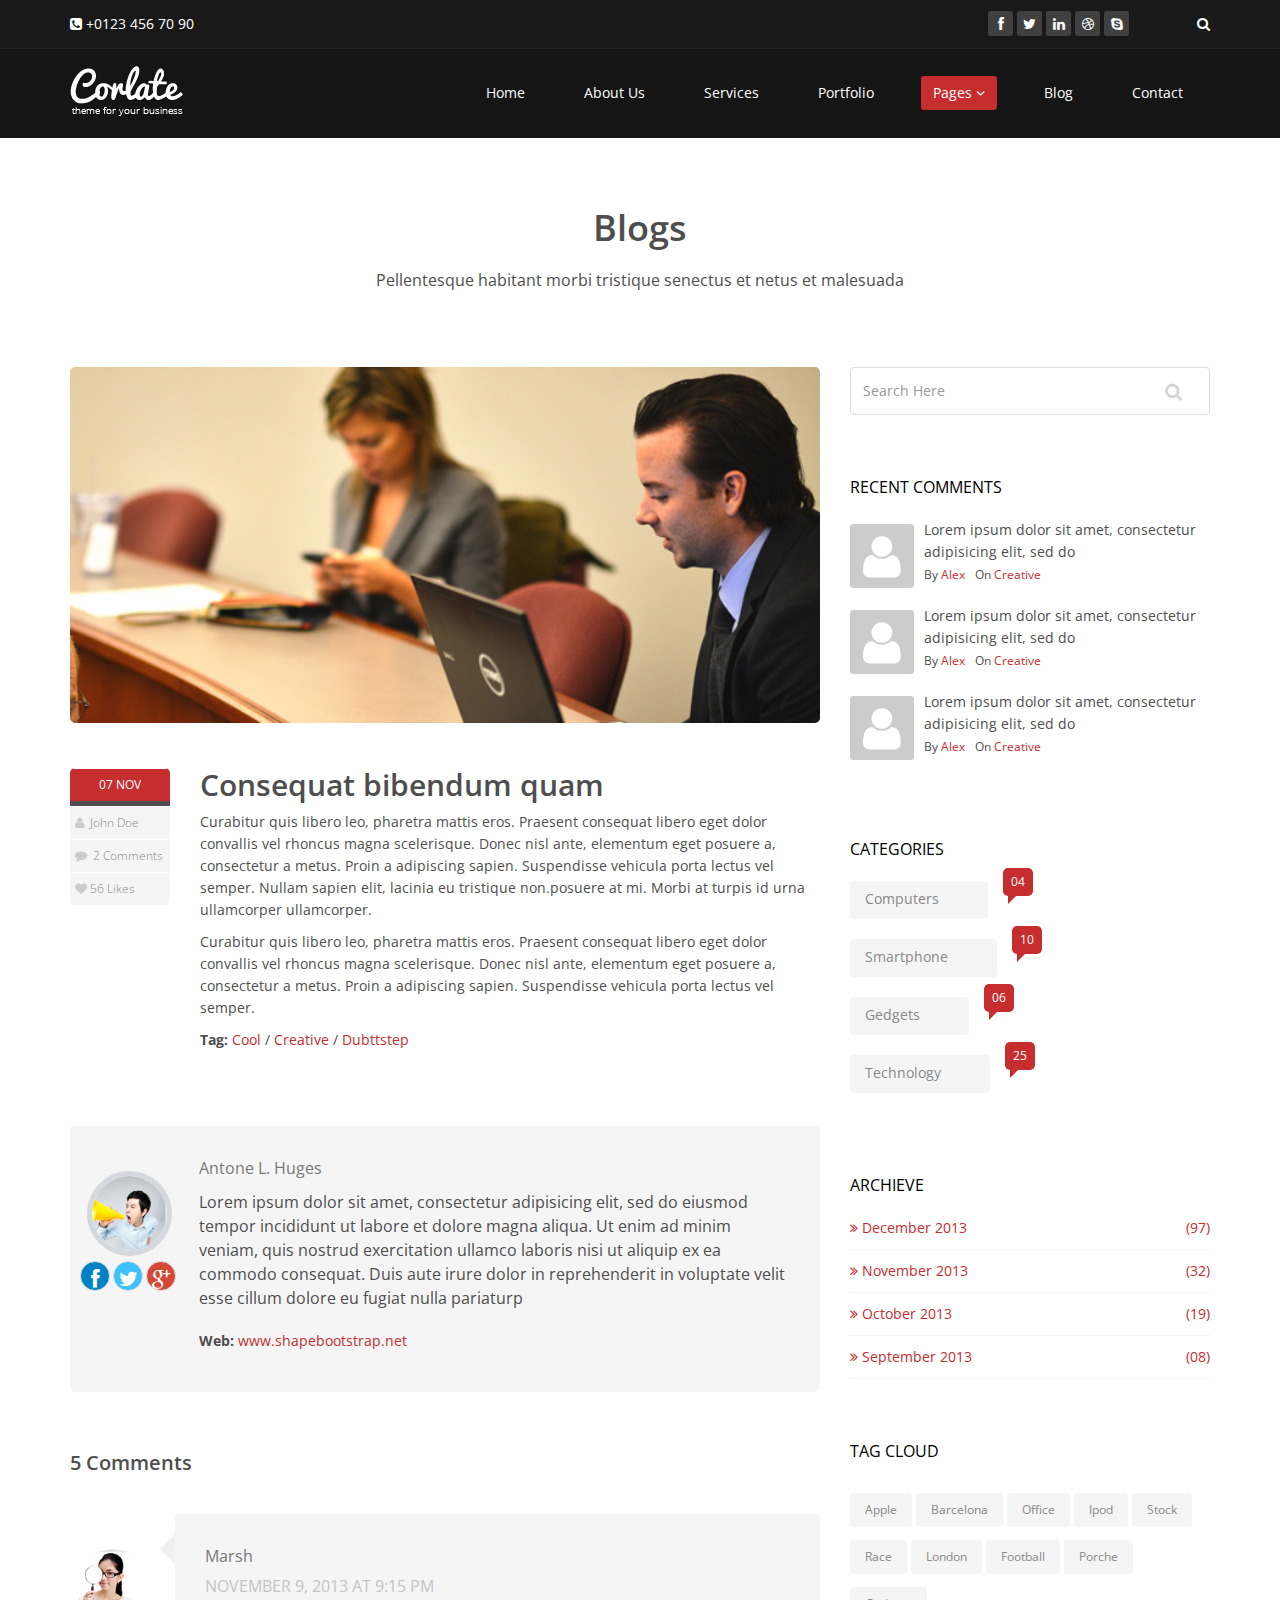
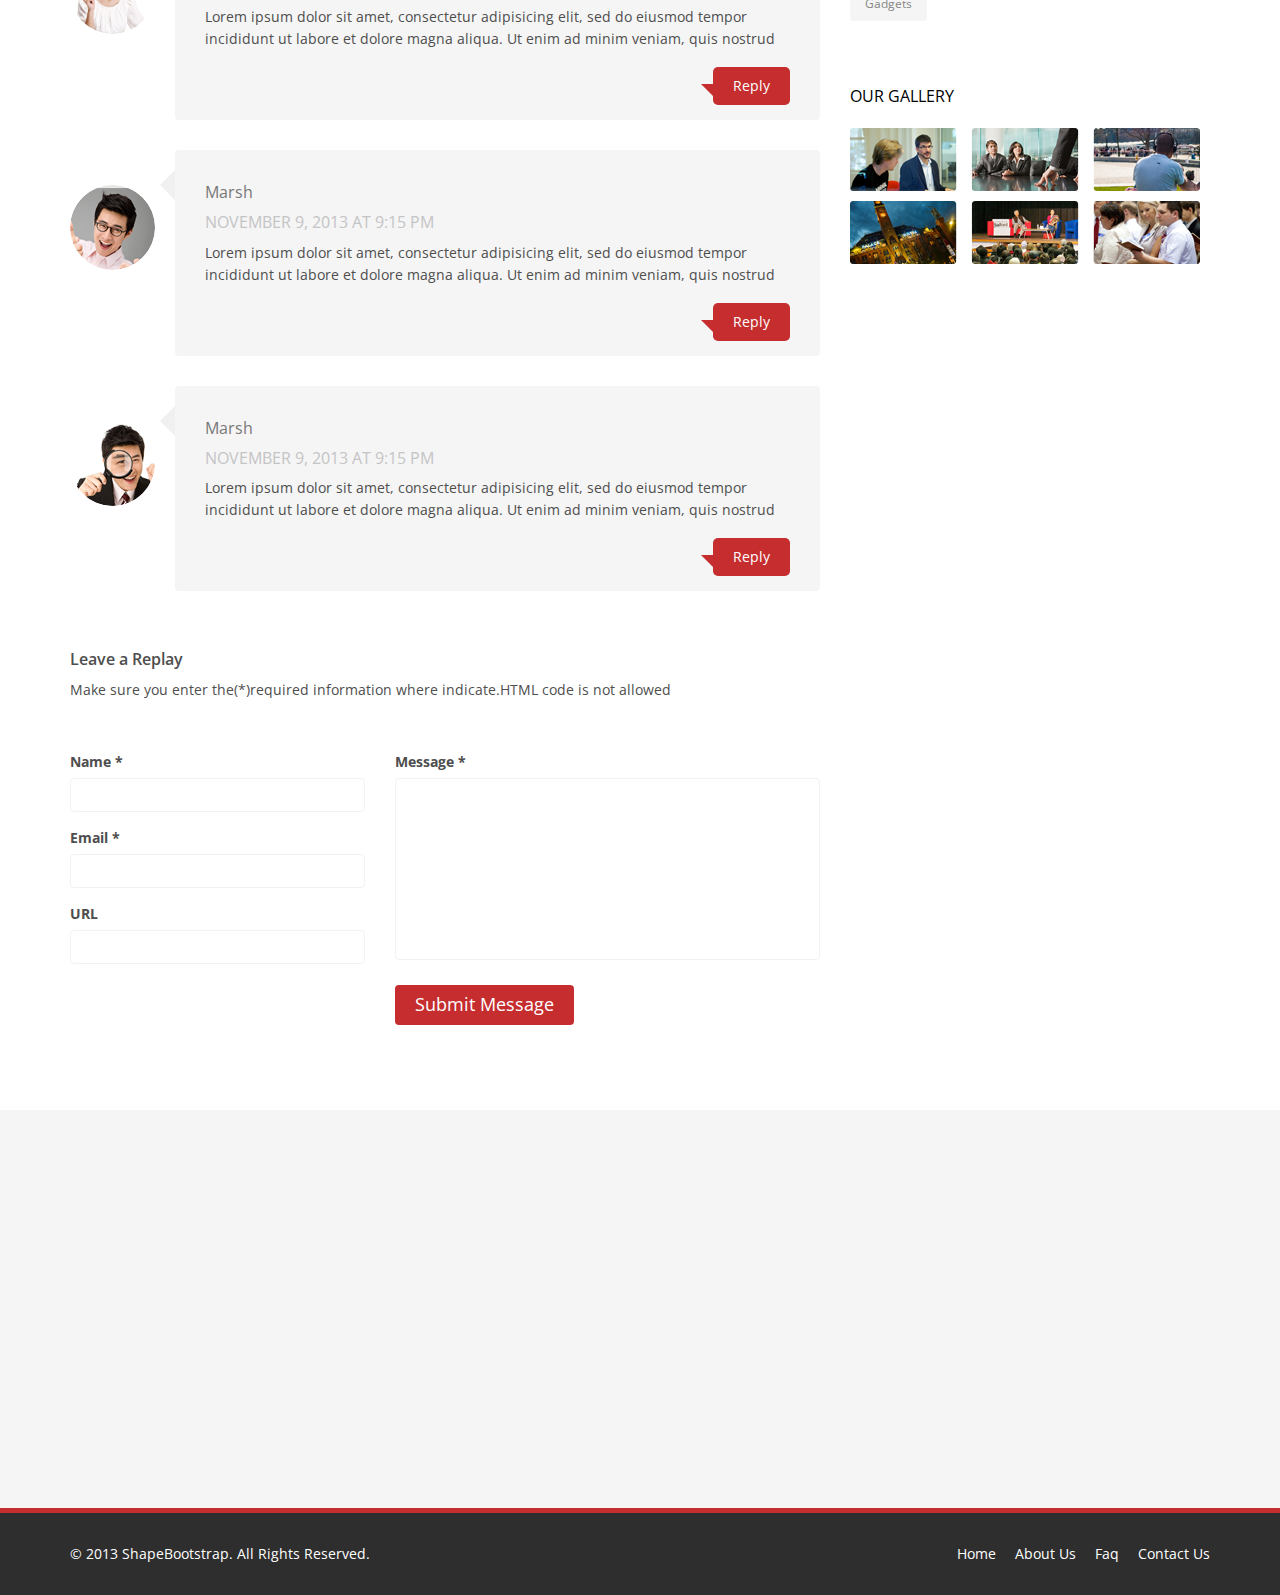
<file: Plantillas/corlate-free-responsive-business-html-template/blog-item.html>
<!DOCTYPE html>
<html lang="en">
<head>
    <meta charset="utf-8">
    <meta name="viewport" content="width=device-width, initial-scale=1.0">
    <meta name="description" content="">
    <meta name="author" content="">
    <title>Blog Single | Corlate</title>
    
    <!-- core CSS -->
    <link href="css/bootstrap.min.css" rel="stylesheet">
    <link href="css/font-awesome.min.css" rel="stylesheet">
    <link href="css/prettyPhoto.css" rel="stylesheet">
    <link href="css/animate.min.css" rel="stylesheet">
    <link href="css/main.css" rel="stylesheet">
    <link href="css/responsive.css" rel="stylesheet">
    
    <!--[if lt IE 9]>
    <script src="js/html5shiv.js"></script>
    <script src="js/respond.min.js"></script>
    <![endif]-->       
    <link rel="shortcut icon" href="images/ico/favicon.ico">
    <link rel="apple-touch-icon-precomposed" sizes="144x144" href="images/ico/apple-touch-icon-144-precomposed.png">
    <link rel="apple-touch-icon-precomposed" sizes="114x114" href="images/ico/apple-touch-icon-114-precomposed.png">
    <link rel="apple-touch-icon-precomposed" sizes="72x72" href="images/ico/apple-touch-icon-72-precomposed.png">
    <link rel="apple-touch-icon-precomposed" href="images/ico/apple-touch-icon-57-precomposed.png">
</head><!--/head-->

<body>

    <header id="header">
        <div class="top-bar">
            <div class="container">
                <div class="row">
                    <div class="col-sm-6 col-xs-4">
                        <div class="top-number"><p><i class="fa fa-phone-square"></i>  +0123 456 70 90</p></div>
                    </div>
                    <div class="col-sm-6 col-xs-8">
                       <div class="social">
                            <ul class="social-share">
                                <li><a href="#"><i class="fa fa-facebook"></i></a></li>
                                <li><a href="#"><i class="fa fa-twitter"></i></a></li>
                                <li><a href="#"><i class="fa fa-linkedin"></i></a></li> 
                                <li><a href="#"><i class="fa fa-dribbble"></i></a></li>
                                <li><a href="#"><i class="fa fa-skype"></i></a></li>
                            </ul>
                            <div class="search">
                                <form role="form">
                                    <input type="text" class="search-form" autocomplete="off" placeholder="Search">
                                    <i class="fa fa-search"></i>
                                </form>
                           </div>
                       </div>
                    </div>
                </div>
            </div><!--/.container-->
        </div><!--/.top-bar-->

        <nav class="navbar navbar-inverse" role="banner">
            <div class="container">
                <div class="navbar-header">
                    <button type="button" class="navbar-toggle" data-toggle="collapse" data-target=".navbar-collapse">
                        <span class="sr-only">Toggle navigation</span>
                        <span class="icon-bar"></span>
                        <span class="icon-bar"></span>
                        <span class="icon-bar"></span>
                    </button>
                    <a class="navbar-brand" href="index.html"><img src="images/logo.png" alt="logo"></a>
                </div>
                
                <div class="collapse navbar-collapse navbar-right">
                    <ul class="nav navbar-nav">
                        <li><a href="index.html">Home</a></li>
                        <li><a href="about-us.html">About Us</a></li>
                        <li><a href="services.html">Services</a></li>
                        <li><a href="portfolio.html">Portfolio</a></li>
                        <li class="dropdown active">
                            <a href="#" class="dropdown-toggle" data-toggle="dropdown">Pages <i class="fa fa-angle-down"></i></a>
                            <ul class="dropdown-menu">
                                <li class="active"><a href="blog-item.html">Blog Single</a></li>
                                <li><a href="pricing.html">Pricing</a></li>
                                <li><a href="404.html">404</a></li>
                                <li><a href="shortcodes.html">Shortcodes</a></li>
                            </ul>
                        </li>
                        <li><a href="blog.html">Blog</a></li> 
                        <li><a href="contact-us.html">Contact</a></li>                        
                    </ul>
                </div>
            </div><!--/.container-->
        </nav><!--/nav-->
        
    </header><!--/header-->


    <section id="blog" class="container">
        <div class="center">
            <h2>Blogs</h2>
            <p class="lead">Pellentesque habitant morbi tristique senectus et netus et malesuada</p>
        </div>

        <div class="blog">
            <div class="row">
                <div class="col-md-8">
                    <div class="blog-item">
                        <img class="img-responsive img-blog" src="images/blog/blog1.jpg" width="100%" alt="" />
                            <div class="row">  
                                <div class="col-xs-12 col-sm-2 text-center">
                                    <div class="entry-meta">
                                        <span id="publish_date">07  NOV</span>
                                        <span><i class="fa fa-user"></i> <a href="#"> John Doe</a></span>
                                        <span><i class="fa fa-comment"></i> <a href="blog-item.html#comments">2 Comments</a></span>
                                        <span><i class="fa fa-heart"></i><a href="#">56 Likes</a></span>
                                    </div>
                                </div>
                                <div class="col-xs-12 col-sm-10 blog-content">
                                    <h2>Consequat bibendum quam</h2>
                                    <p>Curabitur quis libero leo, pharetra mattis eros. Praesent consequat libero eget dolor convallis vel rhoncus magna scelerisque. Donec nisl ante, elementum eget posuere a, consectetur a metus. Proin a adipiscing sapien. Suspendisse vehicula porta lectus vel semper. Nullam sapien elit, lacinia eu tristique non.posuere at mi. Morbi at turpis id urna ullamcorper ullamcorper.</p>

                                    <p>Curabitur quis libero leo, pharetra mattis eros. Praesent consequat libero eget dolor convallis vel rhoncus magna scelerisque. Donec nisl ante, elementum eget posuere a, consectetur a metus. Proin a adipiscing sapien. Suspendisse vehicula porta lectus vel semper.</p>

                                    <div class="post-tags">
                                        <strong>Tag:</strong> <a href="#">Cool</a> / <a href="#">Creative</a> / <a href="#">Dubttstep</a>
                                    </div>

                                </div>
                            </div>
                        </div><!--/.blog-item-->
                        
                        <div class="media reply_section">
                            <div class="pull-left post_reply text-center">
                                <a href="#"><img src="images/blog/boy.png" class="img-circle" alt="" /></a>
                                <ul>
                                    <li><a href="#"><i class="fa fa-facebook"></i></a></li>
                                    <li><a href="#"><i class="fa fa-twitter"></i></a></li>
                                    <li><a href="#"><i class="fa fa-google-plus"></i> </a></li>
                                </ul>
                            </div>
                            <div class="media-body post_reply_content">
                                <h3>Antone L. Huges</h3>
                                <p class="lead">Lorem ipsum dolor sit amet, consectetur adipisicing elit, sed do eiusmod tempor incididunt ut labore et dolore magna aliqua. Ut enim ad minim veniam, quis nostrud exercitation ullamco laboris nisi ut aliquip ex ea commodo consequat. Duis aute irure dolor in reprehenderit in voluptate velit esse cillum dolore eu fugiat nulla pariaturp</p>
                                <p><strong>Web:</strong> <a href="http://www.shapebootstrap.net">www.shapebootstrap.net</a></p>
                            </div>
                        </div> 
                        
                        <h1 id="comments_title">5 Comments</h1>
                        <div class="media comment_section">
                            <div class="pull-left post_comments">
                                <a href="#"><img src="images/blog/girl.png" class="img-circle" alt="" /></a>
                            </div>
                            <div class="media-body post_reply_comments">
                                <h3>Marsh</h3>
                                <h4>NOVEMBER 9, 2013 AT 9:15 PM</h4>
                                <p>Lorem ipsum dolor sit amet, consectetur adipisicing elit, sed do eiusmod tempor incididunt ut labore et dolore magna aliqua. Ut enim ad minim veniam, quis nostrud</p>
                                <a href="#">Reply</a>
                            </div>
                        </div> 
                        <div class="media comment_section">
                            <div class="pull-left post_comments">
                                <a href="#"><img src="images/blog/boy2.png" class="img-circle" alt="" /></a>
                            </div>
                            <div class="media-body post_reply_comments">
                                <h3>Marsh</h3>
                                <h4>NOVEMBER 9, 2013 AT 9:15 PM</h4>
                                <p>Lorem ipsum dolor sit amet, consectetur adipisicing elit, sed do eiusmod tempor incididunt ut labore et dolore magna aliqua. Ut enim ad minim veniam, quis nostrud</p>
                                <a href="#">Reply</a>
                            </div>
                        </div> 
                        <div class="media comment_section">
                            <div class="pull-left post_comments">
                                <a href="#"><img src="images/blog/boy3.png" class="img-circle" alt="" /></a>
                            </div>
                            <div class="media-body post_reply_comments">
                                <h3>Marsh</h3>
                                <h4>NOVEMBER 9, 2013 AT 9:15 PM</h4>
                                <p>Lorem ipsum dolor sit amet, consectetur adipisicing elit, sed do eiusmod tempor incididunt ut labore et dolore magna aliqua. Ut enim ad minim veniam, quis nostrud</p>
                                <a href="#">Reply</a>
                            </div>
                        </div> 


                        <div id="contact-page clearfix">
                            <div class="status alert alert-success" style="display: none"></div>
                            <div class="message_heading">
                                <h4>Leave a Replay</h4>
                                <p>Make sure you enter the(*)required information where indicate.HTML code is not allowed</p>
                            </div> 
      
                            <form id="main-contact-form" class="contact-form" name="contact-form" method="post" action="sendemail.php" role="form">
                                <div class="row">
                                    <div class="col-sm-5">
                                        <div class="form-group">
                                            <label>Name *</label>
                                            <input type="text" class="form-control" required="required">
                                        </div>
                                        <div class="form-group">
                                            <label>Email *</label>
                                            <input type="email" class="form-control" required="required">
                                        </div>
                                        <div class="form-group">
                                            <label>URL</label>
                                            <input type="url" class="form-control">
                                        </div>                    
                                    </div>
                                    <div class="col-sm-7">                        
                                        <div class="form-group">
                                            <label>Message *</label>
                                            <textarea name="message" id="message" required="required" class="form-control" rows="8"></textarea>
                                        </div>                        
                                        <div class="form-group">
                                            <button type="submit" class="btn btn-primary btn-lg" required="required">Submit Message</button>
                                        </div>
                                    </div>
                                </div>
                            </form>     
                        </div><!--/#contact-page-->
                    </div><!--/.col-md-8-->

                <aside class="col-md-4">
                    <div class="widget search">
                        <form role="form">
                                <input type="text" class="form-control search_box" autocomplete="off" placeholder="Search Here">
                        </form>
                    </div><!--/.search-->
    				
    				<div class="widget categories">
                        <h3>Recent Comments</h3>
                        <div class="row">
                            <div class="col-sm-12">
                                <div class="single_comments">
    								<img src="images/blog/avatar3.png" alt=""  />
    								<p>Lorem ipsum dolor sit amet, consectetur adipisicing elit, sed do </p>
                                    <div class="entry-meta small muted">
                                        <span>By <a href="#">Alex</a></span <span>On <a href="#">Creative</a></span>
                                    </div>
    							</div>
    							<div class="single_comments">
    								<img src="images/blog/avatar3.png" alt=""  />
    								<p>Lorem ipsum dolor sit amet, consectetur adipisicing elit, sed do </p>
    								<div class="entry-meta small muted">
                                        <span>By <a href="#">Alex</a></span <span>On <a href="#">Creative</a></span>
                                    </div>
    							</div>
    							<div class="single_comments">
    								<img src="images/blog/avatar3.png" alt=""  />
    								<p>Lorem ipsum dolor sit amet, consectetur adipisicing elit, sed do </p>
    								<div class="entry-meta small muted">
                                        <span>By <a href="#">Alex</a></span <span>On <a href="#">Creative</a></span>
                                    </div>
    							</div>
    							
                            </div>
                        </div>                     
                    </div><!--/.recent comments-->
                     

                    <div class="widget categories">
                        <h3>Categories</h3>
                        <div class="row">
                            <div class="col-sm-6">
                                <ul class="blog_category">
                                    <li><a href="#">Computers <span class="badge">04</span></a></li>
                                    <li><a href="#">Smartphone <span class="badge">10</span></a></li>
                                    <li><a href="#">Gedgets <span class="badge">06</span></a></li>
                                    <li><a href="#">Technology <span class="badge">25</span></a></li>
                                </ul>
                            </div>
                        </div>                     
                    </div><!--/.categories-->
    				
    				<div class="widget archieve">
                        <h3>Archieve</h3>
                        <div class="row">
                            <div class="col-sm-12">
                                <ul class="blog_archieve">
                                    <li><a href="#"><i class="fa fa-angle-double-right"></i> December 2013 <span class="pull-right">(97)</span></a></li>
                                    <li><a href="#"><i class="fa fa-angle-double-right"></i> November 2013 <span class="pull-right">(32)</a></li>
                                    <li><a href="#"><i class="fa fa-angle-double-right"></i> October 2013 <span class="pull-right">(19)</a></li>
                                    <li><a href="#"><i class="fa fa-angle-double-right"></i> September 2013 <span class="pull-right">(08)</a></li>
                                </ul>
                            </div>
                        </div>                     
                    </div><!--/.archieve-->
    				
                    <div class="widget tags">
                        <h3>Tag Cloud</h3>
                        <ul class="tag-cloud">
                            <li><a class="btn btn-xs btn-primary" href="#">Apple</a></li>
                            <li><a class="btn btn-xs btn-primary" href="#">Barcelona</a></li>
                            <li><a class="btn btn-xs btn-primary" href="#">Office</a></li>
                            <li><a class="btn btn-xs btn-primary" href="#">Ipod</a></li>
                            <li><a class="btn btn-xs btn-primary" href="#">Stock</a></li>
                            <li><a class="btn btn-xs btn-primary" href="#">Race</a></li>
                            <li><a class="btn btn-xs btn-primary" href="#">London</a></li>
                            <li><a class="btn btn-xs btn-primary" href="#">Football</a></li>
                            <li><a class="btn btn-xs btn-primary" href="#">Porche</a></li>
                            <li><a class="btn btn-xs btn-primary" href="#">Gadgets</a></li>
                        </ul>
                    </div><!--/.tags-->
    				
    				<div class="widget blog_gallery">
                        <h3>Our Gallery</h3>
                        <ul class="sidebar-gallery">
                            <li><a href="#"><img src="images/blog/gallery1.png" alt="" /></a></li>
                            <li><a href="#"><img src="images/blog/gallery2.png" alt="" /></a></li>
                            <li><a href="#"><img src="images/blog/gallery3.png" alt="" /></a></li>
                            <li><a href="#"><img src="images/blog/gallery4.png" alt="" /></a></li>
                            <li><a href="#"><img src="images/blog/gallery5.png" alt="" /></a></li>
                            <li><a href="#"><img src="images/blog/gallery6.png" alt="" /></a></li>
                        </ul>
                    </div><!--/.blog_gallery-->
    					
    				
                </aside>     

            </div><!--/.row-->

         </div><!--/.blog-->

    </section><!--/#blog-->


    <section id="bottom">
        <div class="container wow fadeInDown" data-wow-duration="1000ms" data-wow-delay="600ms">
            <div class="row">
                <div class="col-md-3 col-sm-6">
                    <div class="widget">
                        <h3>Company</h3>
                        <ul>
                            <li><a href="#">About us</a></li>
                            <li><a href="#">We are hiring</a></li>
                            <li><a href="#">Meet the team</a></li>
                            <li><a href="#">Copyright</a></li>
                            <li><a href="#">Terms of use</a></li>
                            <li><a href="#">Privacy policy</a></li>
                            <li><a href="#">Contact us</a></li>
                        </ul>
                    </div>    
                </div><!--/.col-md-3-->

                <div class="col-md-3 col-sm-6">
                    <div class="widget">
                        <h3>Support</h3>
                        <ul>
                            <li><a href="#">Faq</a></li>
                            <li><a href="#">Blog</a></li>
                            <li><a href="#">Forum</a></li>
                            <li><a href="#">Documentation</a></li>
                            <li><a href="#">Refund policy</a></li>
                            <li><a href="#">Ticket system</a></li>
                            <li><a href="#">Billing system</a></li>
                        </ul>
                    </div>    
                </div><!--/.col-md-3-->

                <div class="col-md-3 col-sm-6">
                    <div class="widget">
                        <h3>Developers</h3>
                        <ul>
                            <li><a href="#">Web Development</a></li>
                            <li><a href="#">SEO Marketing</a></li>
                            <li><a href="#">Theme</a></li>
                            <li><a href="#">Development</a></li>
                            <li><a href="#">Email Marketing</a></li>
                            <li><a href="#">Plugin Development</a></li>
                            <li><a href="#">Article Writing</a></li>
                        </ul>
                    </div>    
                </div><!--/.col-md-3-->

                <div class="col-md-3 col-sm-6">
                    <div class="widget">
                        <h3>Our Partners</h3>
                        <ul>
                            <li><a href="#">Adipisicing Elit</a></li>
                            <li><a href="#">Eiusmod</a></li>
                            <li><a href="#">Tempor</a></li>
                            <li><a href="#">Veniam</a></li>
                            <li><a href="#">Exercitation</a></li>
                            <li><a href="#">Ullamco</a></li>
                            <li><a href="#">Laboris</a></li>
                        </ul>
                    </div>    
                </div><!--/.col-md-3-->
            </div>
        </div>
    </section><!--/#bottom-->

    <footer id="footer" class="midnight-blue">
        <div class="container">
            <div class="row">
                <div class="col-sm-6">
                    &copy; 2013 <a target="_blank" href="http://shapebootstrap.net/" title="Free Twitter Bootstrap WordPress Themes and HTML templates">ShapeBootstrap</a>. All Rights Reserved.
                </div>
                <div class="col-sm-6">
                    <ul class="pull-right">
                        <li><a href="#">Home</a></li>
                        <li><a href="#">About Us</a></li>
                        <li><a href="#">Faq</a></li>
                        <li><a href="#">Contact Us</a></li>
                    </ul>
                </div>
            </div>
        </div>
    </footer><!--/#footer-->

    <script src="js/jquery.js"></script>
    <script src="js/bootstrap.min.js"></script>
    <script src="js/jquery.prettyPhoto.js"></script>
    <script src="js/jquery.isotope.min.js"></script>
    <script src="js/main.js"></script>
    <script src="js/wow.min.js"></script>
</body>
</html>
</file>
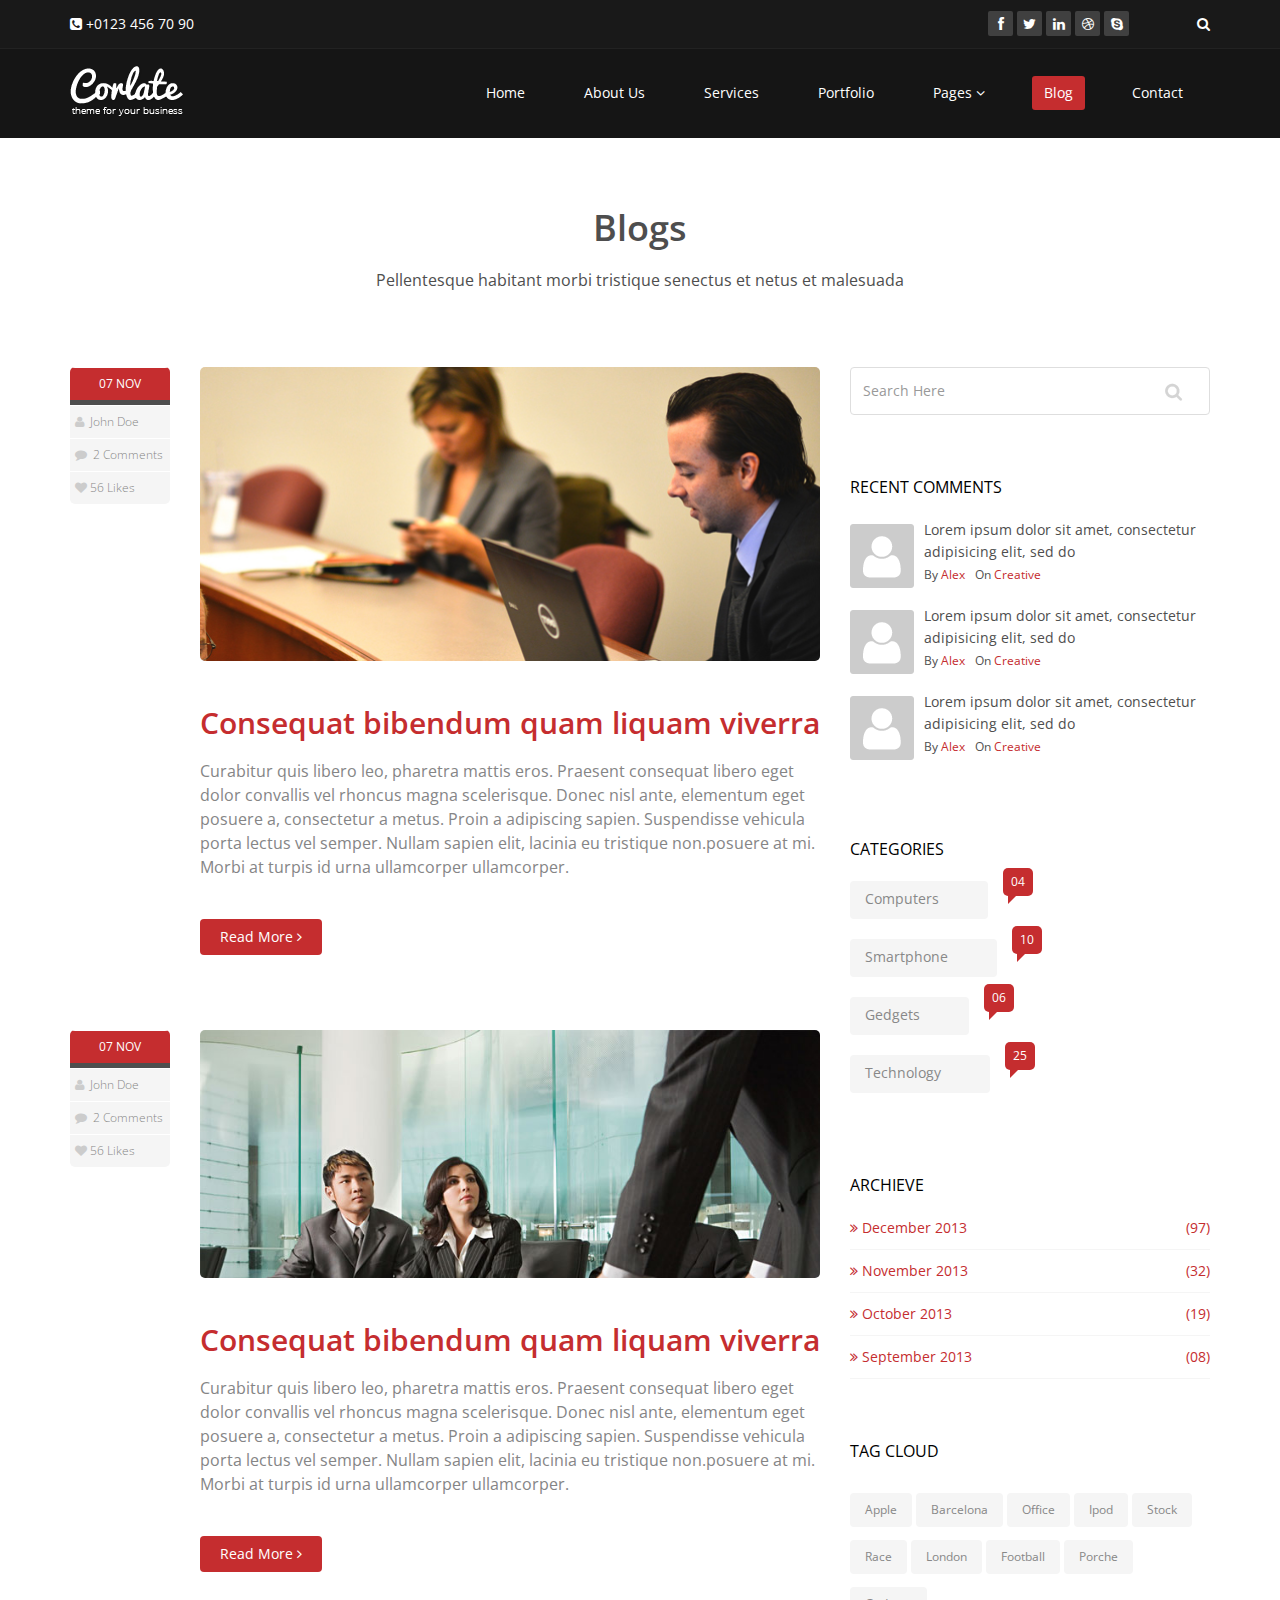
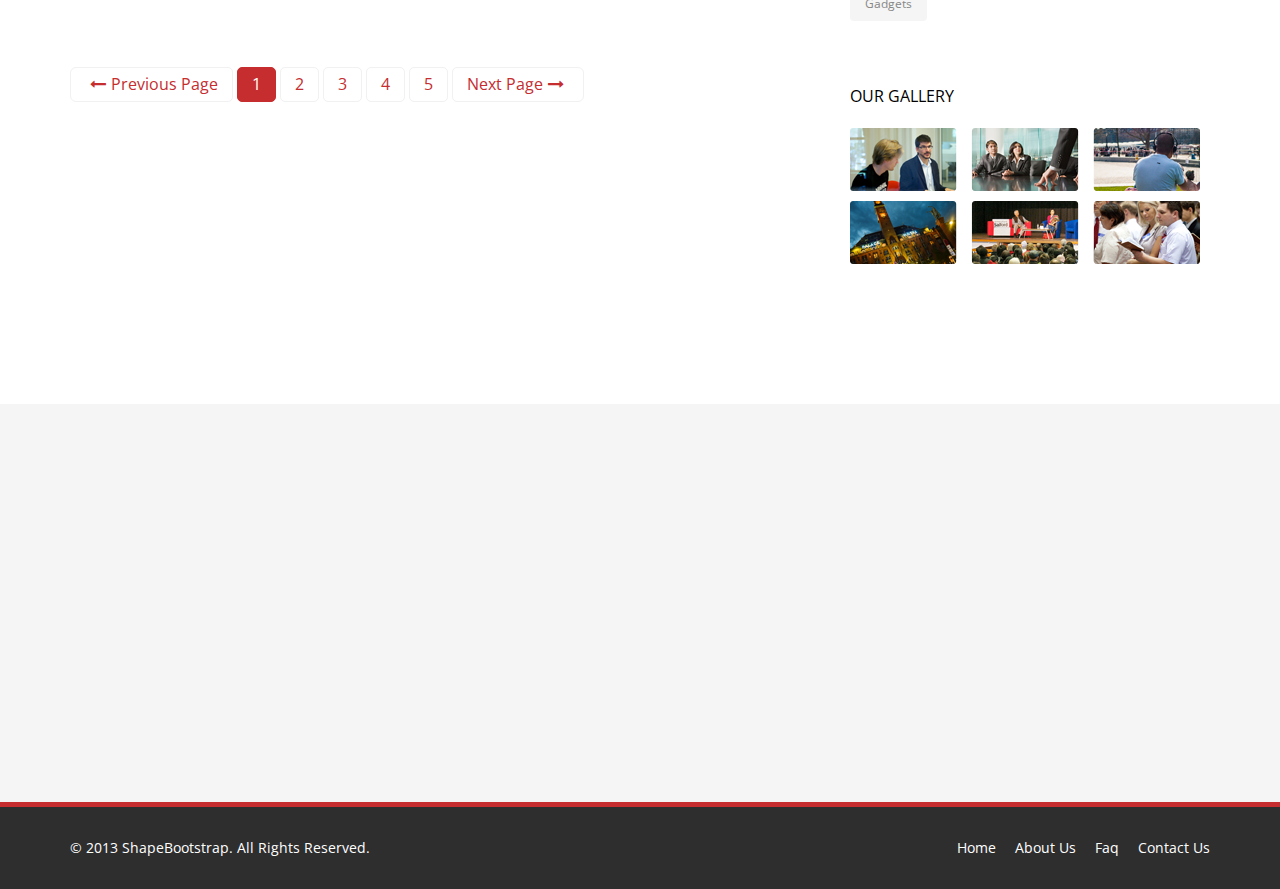
<file: Plantillas/corlate-free-responsive-business-html-template/blog.html>
<!DOCTYPE html>
<html lang="en">
<head>
    <meta charset="utf-8">
    <meta name="viewport" content="width=device-width, initial-scale=1.0">
    <meta name="description" content="">
    <meta name="author" content="">
    <title>Blog | Corlate</title>
    
    <!-- core CSS -->
    <link href="css/bootstrap.min.css" rel="stylesheet">
    <link href="css/font-awesome.min.css" rel="stylesheet">
    <link href="css/prettyPhoto.css" rel="stylesheet">
    <link href="css/animate.min.css" rel="stylesheet">
    <link href="css/main.css" rel="stylesheet">
    <link href="css/responsive.css" rel="stylesheet">
    
    <!--[if lt IE 9]>
    <script src="js/html5shiv.js"></script>
    <script src="js/respond.min.js"></script>
    <![endif]-->       
    <link rel="shortcut icon" href="images/ico/favicon.ico">
    <link rel="apple-touch-icon-precomposed" sizes="144x144" href="images/ico/apple-touch-icon-144-precomposed.png">
    <link rel="apple-touch-icon-precomposed" sizes="114x114" href="images/ico/apple-touch-icon-114-precomposed.png">
    <link rel="apple-touch-icon-precomposed" sizes="72x72" href="images/ico/apple-touch-icon-72-precomposed.png">
    <link rel="apple-touch-icon-precomposed" href="images/ico/apple-touch-icon-57-precomposed.png">
</head><!--/head-->

<body>

    <header id="header">
        <div class="top-bar">
            <div class="container">
                <div class="row">
                    <div class="col-sm-6 col-xs-4">
                        <div class="top-number"><p><i class="fa fa-phone-square"></i>  +0123 456 70 90</p></div>
                    </div>
                    <div class="col-sm-6 col-xs-8">
                       <div class="social">
                            <ul class="social-share">
                                <li><a href="#"><i class="fa fa-facebook"></i></a></li>
                                <li><a href="#"><i class="fa fa-twitter"></i></a></li>
                                <li><a href="#"><i class="fa fa-linkedin"></i></a></li> 
                                <li><a href="#"><i class="fa fa-dribbble"></i></a></li>
                                <li><a href="#"><i class="fa fa-skype"></i></a></li>
                            </ul>
                            <div class="search">
                                <form role="form">
                                    <input type="text" class="search-form" autocomplete="off" placeholder="Search">
                                    <i class="fa fa-search"></i>
                                </form>
                           </div>
                       </div>
                    </div>
                </div>
            </div><!--/.container-->
        </div><!--/.top-bar-->

        <nav class="navbar navbar-inverse" role="banner">
            <div class="container">
                <div class="navbar-header">
                    <button type="button" class="navbar-toggle" data-toggle="collapse" data-target=".navbar-collapse">
                        <span class="sr-only">Toggle navigation</span>
                        <span class="icon-bar"></span>
                        <span class="icon-bar"></span>
                        <span class="icon-bar"></span>
                    </button>
                    <a class="navbar-brand" href="index.html"><img src="images/logo.png" alt="logo"></a>
                </div>
                
                <div class="collapse navbar-collapse navbar-right">
                    <ul class="nav navbar-nav">
                        <li><a href="index.html">Home</a></li>
                        <li><a href="about-us.html">About Us</a></li>
                        <li><a href="services.html">Services</a></li>
                        <li><a href="portfolio.html">Portfolio</a></li>
                        <li class="dropdown">
                            <a href="#" class="dropdown-toggle" data-toggle="dropdown">Pages <i class="fa fa-angle-down"></i></a>
                            <ul class="dropdown-menu">
                                <li><a href="blog-item.html">Blog Single</a></li>
                                <li><a href="pricing.html">Pricing</a></li>
                                <li><a href="404.html">404</a></li>
                                <li><a href="shortcodes.html">Shortcodes</a></li>
                            </ul>
                        </li>
                        <li class="active"><a href="blog.html">Blog</a></li> 
                        <li><a href="contact-us.html">Contact</a></li>                        
                    </ul>
                </div>
            </div><!--/.container-->
        </nav><!--/nav-->
        
    </header><!--/header-->

    <section id="blog" class="container">
        <div class="center">
            <h2>Blogs</h2>
            <p class="lead">Pellentesque habitant morbi tristique senectus et netus et malesuada</p>
        </div>

        <div class="blog">
            <div class="row">
                 <div class="col-md-8">
                    <div class="blog-item">
                        <div class="row">
                            <div class="col-xs-12 col-sm-2 text-center">
                                <div class="entry-meta">
                                    <span id="publish_date">07  NOV</span>
                                    <span><i class="fa fa-user"></i> <a href="#">John Doe</a></span>
                                    <span><i class="fa fa-comment"></i> <a href="blog-item.html#comments">2 Comments</a></span>
                                    <span><i class="fa fa-heart"></i><a href="#">56 Likes</a></span>
                                </div>
                            </div>
                                
                            <div class="col-xs-12 col-sm-10 blog-content">
                                <a href="#"><img class="img-responsive img-blog" src="images/blog/blog1.jpg" width="100%" alt="" /></a>
                                <h2><a href="blog-item.html">Consequat bibendum quam liquam viverra</a></h2>
                                <h3>Curabitur quis libero leo, pharetra mattis eros. Praesent consequat libero eget dolor convallis vel rhoncus magna scelerisque. Donec nisl ante, elementum eget posuere a, consectetur a metus. Proin a adipiscing sapien. Suspendisse vehicula porta lectus vel semper. Nullam sapien elit, lacinia eu tristique non.posuere at mi. Morbi at turpis id urna ullamcorper ullamcorper.</h3>
                                <a class="btn btn-primary readmore" href="blog-item.html">Read More <i class="fa fa-angle-right"></i></a>
                            </div>
                        </div>    
                    </div><!--/.blog-item-->
                        
                    <div class="blog-item">
                        <div class="row">
                             <div class="col-sm-2 text-center">
                                <div class="entry-meta"> 
                                    <span id="publish_date">07  NOV</span>
                                    <span><i class="fa fa-user"></i> <a href="#">John Doe</a></span>
                                    <span><i class="fa fa-comment"></i> <a href="blog-item.html#comments">2 Comments</a></span>
                                    <span><i class="fa fa-heart"></i><a href="#">56 Likes</a></span>
                                </div>
                            </div>
                            <div class="col-sm-10 blog-content">
                                <a href=""><img class="img-responsive img-blog" src="images/blog/blog2.jpg" width="100%" alt="" /></a>
                                <h2><a href="blog-item.html">Consequat bibendum quam liquam viverra</a></h2>
                                <h3>Curabitur quis libero leo, pharetra mattis eros. Praesent consequat libero eget dolor convallis vel rhoncus magna scelerisque. Donec nisl ante, elementum eget posuere a, consectetur a metus. Proin a adipiscing sapien. Suspendisse vehicula porta lectus vel semper. Nullam sapien elit, lacinia eu tristique non.posuere at mi. Morbi at turpis id urna ullamcorper ullamcorper.</h3>
                                <a class="btn btn-primary readmore" href="blog-item.html">Read More <i class="fa fa-angle-right"></i></a>
                            </div>
                        </div>    
                    </div><!--/.blog-item-->
                        
                    <ul class="pagination pagination-lg">
                        <li><a href="#"><i class="fa fa-long-arrow-left"></i>Previous Page</a></li>
                        <li class="active"><a href="#">1</a></li>
                        <li><a href="#">2</a></li>
                        <li><a href="#">3</a></li>
                        <li><a href="#">4</a></li>
                        <li><a href="#">5</a></li>
                        <li><a href="#">Next Page<i class="fa fa-long-arrow-right"></i></a></li>
                    </ul><!--/.pagination-->
                </div><!--/.col-md-8-->

                <aside class="col-md-4">
                    <div class="widget search">
                        <form role="form">
                                <input type="text" class="form-control search_box" autocomplete="off" placeholder="Search Here">
                        </form>
                    </div><!--/.search-->
    				
    				<div class="widget categories">
                        <h3>Recent Comments</h3>
                        <div class="row">
                            <div class="col-sm-12">
                                <div class="single_comments">
                                    <img src="images/blog/avatar3.png" alt=""  />
                                    <p>Lorem ipsum dolor sit amet, consectetur adipisicing elit, sed do </p>
                                    <div class="entry-meta small muted">
                                        <span>By <a href="#">Alex</a></span <span>On <a href="#">Creative</a></span>
                                    </div>
                                </div>
                                <div class="single_comments">
                                    <img src="images/blog/avatar3.png" alt=""  />
                                    <p>Lorem ipsum dolor sit amet, consectetur adipisicing elit, sed do </p>
                                    <div class="entry-meta small muted">
                                        <span>By <a href="#">Alex</a></span <span>On <a href="#">Creative</a></span>
                                    </div>
                                </div>
                                <div class="single_comments">
                                    <img src="images/blog/avatar3.png" alt=""  />
                                    <p>Lorem ipsum dolor sit amet, consectetur adipisicing elit, sed do </p>
                                    <div class="entry-meta small muted">
                                        <span>By <a href="#">Alex</a></span <span>On <a href="#">Creative</a></span>
                                    </div>
                                </div>
                                
                            </div>
                        </div>                     
                    </div><!--/.recent comments-->
                     

                    <div class="widget categories">
                        <h3>Categories</h3>
                        <div class="row">
                            <div class="col-sm-6">
                                <ul class="blog_category">
                                    <li><a href="#">Computers <span class="badge">04</span></a></li>
                                    <li><a href="#">Smartphone <span class="badge">10</span></a></li>
                                    <li><a href="#">Gedgets <span class="badge">06</span></a></li>
                                    <li><a href="#">Technology <span class="badge">25</span></a></li>
                                </ul>
                            </div>
                        </div>                     
                    </div><!--/.categories-->
    				
    				<div class="widget archieve">
                        <h3>Archieve</h3>
                        <div class="row">
                            <div class="col-sm-12">
                                <ul class="blog_archieve">
                                    <li><a href="#"><i class="fa fa-angle-double-right"></i> December 2013 <span class="pull-right">(97)</span></a></li>
                                    <li><a href="#"><i class="fa fa-angle-double-right"></i> November 2013 <span class="pull-right">(32)</a></li>
                                    <li><a href="#"><i class="fa fa-angle-double-right"></i> October 2013 <span class="pull-right">(19)</a></li>
                                    <li><a href="#"><i class="fa fa-angle-double-right"></i> September 2013 <span class="pull-right">(08)</a></li>
                                </ul>
                            </div>
                        </div>                     
                    </div><!--/.archieve-->
    				
                    <div class="widget tags">
                        <h3>Tag Cloud</h3>
                        <ul class="tag-cloud">
                            <li><a class="btn btn-xs btn-primary" href="#">Apple</a></li>
                            <li><a class="btn btn-xs btn-primary" href="#">Barcelona</a></li>
                            <li><a class="btn btn-xs btn-primary" href="#">Office</a></li>
                            <li><a class="btn btn-xs btn-primary" href="#">Ipod</a></li>
                            <li><a class="btn btn-xs btn-primary" href="#">Stock</a></li>
                            <li><a class="btn btn-xs btn-primary" href="#">Race</a></li>
                            <li><a class="btn btn-xs btn-primary" href="#">London</a></li>
                            <li><a class="btn btn-xs btn-primary" href="#">Football</a></li>
                            <li><a class="btn btn-xs btn-primary" href="#">Porche</a></li>
                            <li><a class="btn btn-xs btn-primary" href="#">Gadgets</a></li>
                        </ul>
                    </div><!--/.tags-->
    				
    				<div class="widget blog_gallery">
                        <h3>Our Gallery</h3>
                        <ul class="sidebar-gallery">
                            <li><a href="#"><img src="images/blog/gallery1.png" alt="" /></a></li>
                            <li><a href="#"><img src="images/blog/gallery2.png" alt="" /></a></li>
                            <li><a href="#"><img src="images/blog/gallery3.png" alt="" /></a></li>
                            <li><a href="#"><img src="images/blog/gallery4.png" alt="" /></a></li>
                            <li><a href="#"><img src="images/blog/gallery5.png" alt="" /></a></li>
                            <li><a href="#"><img src="images/blog/gallery6.png" alt="" /></a></li>
                        </ul>
                    </div><!--/.blog_gallery-->
    			</aside>  
            </div><!--/.row-->
        </div>
    </section><!--/#blog-->

    <section id="bottom">
        <div class="container wow fadeInDown" data-wow-duration="1000ms" data-wow-delay="600ms">
            <div class="row">
                <div class="col-md-3 col-sm-6">
                    <div class="widget">
                        <h3>Company</h3>
                        <ul>
                            <li><a href="#">About us</a></li>
                            <li><a href="#">We are hiring</a></li>
                            <li><a href="#">Meet the team</a></li>
                            <li><a href="#">Copyright</a></li>
                            <li><a href="#">Terms of use</a></li>
                            <li><a href="#">Privacy policy</a></li>
                            <li><a href="#">Contact us</a></li>
                        </ul>
                    </div>    
                </div><!--/.col-md-3-->

                <div class="col-md-3 col-sm-6">
                    <div class="widget">
                        <h3>Support</h3>
                        <ul>
                            <li><a href="#">Faq</a></li>
                            <li><a href="#">Blog</a></li>
                            <li><a href="#">Forum</a></li>
                            <li><a href="#">Documentation</a></li>
                            <li><a href="#">Refund policy</a></li>
                            <li><a href="#">Ticket system</a></li>
                            <li><a href="#">Billing system</a></li>
                        </ul>
                    </div>    
                </div><!--/.col-md-3-->

                <div class="col-md-3 col-sm-6">
                    <div class="widget">
                        <h3>Developers</h3>
                        <ul>
                            <li><a href="#">Web Development</a></li>
                            <li><a href="#">SEO Marketing</a></li>
                            <li><a href="#">Theme</a></li>
                            <li><a href="#">Development</a></li>
                            <li><a href="#">Email Marketing</a></li>
                            <li><a href="#">Plugin Development</a></li>
                            <li><a href="#">Article Writing</a></li>
                        </ul>
                    </div>    
                </div><!--/.col-md-3-->

                <div class="col-md-3 col-sm-6">
                    <div class="widget">
                        <h3>Our Partners</h3>
                        <ul>
                            <li><a href="#">Adipisicing Elit</a></li>
                            <li><a href="#">Eiusmod</a></li>
                            <li><a href="#">Tempor</a></li>
                            <li><a href="#">Veniam</a></li>
                            <li><a href="#">Exercitation</a></li>
                            <li><a href="#">Ullamco</a></li>
                            <li><a href="#">Laboris</a></li>
                        </ul>
                    </div>    
                </div><!--/.col-md-3-->
            </div>
        </div>
    </section><!--/#bottom-->

    <footer id="footer" class="midnight-blue">
        <div class="container">
            <div class="row">
                <div class="col-sm-6">
                    &copy; 2013 <a target="_blank" href="http://shapebootstrap.net/" title="Free Twitter Bootstrap WordPress Themes and HTML templates">ShapeBootstrap</a>. All Rights Reserved.
                </div>
                <div class="col-sm-6">
                    <ul class="pull-right">
                        <li><a href="#">Home</a></li>
                        <li><a href="#">About Us</a></li>
                        <li><a href="#">Faq</a></li>
                        <li><a href="#">Contact Us</a></li>
                    </ul>
                </div>
            </div>
        </div>
    </footer><!--/#footer-->

    <script src="js/jquery.js"></script>
    <script src="js/bootstrap.min.js"></script>
    <script src="js/jquery.prettyPhoto.js"></script>
    <script src="js/jquery.isotope.min.js"></script>
    <script src="js/main.js"></script>
    <script src="js/wow.min.js"></script>
</body>
</html>
</file>
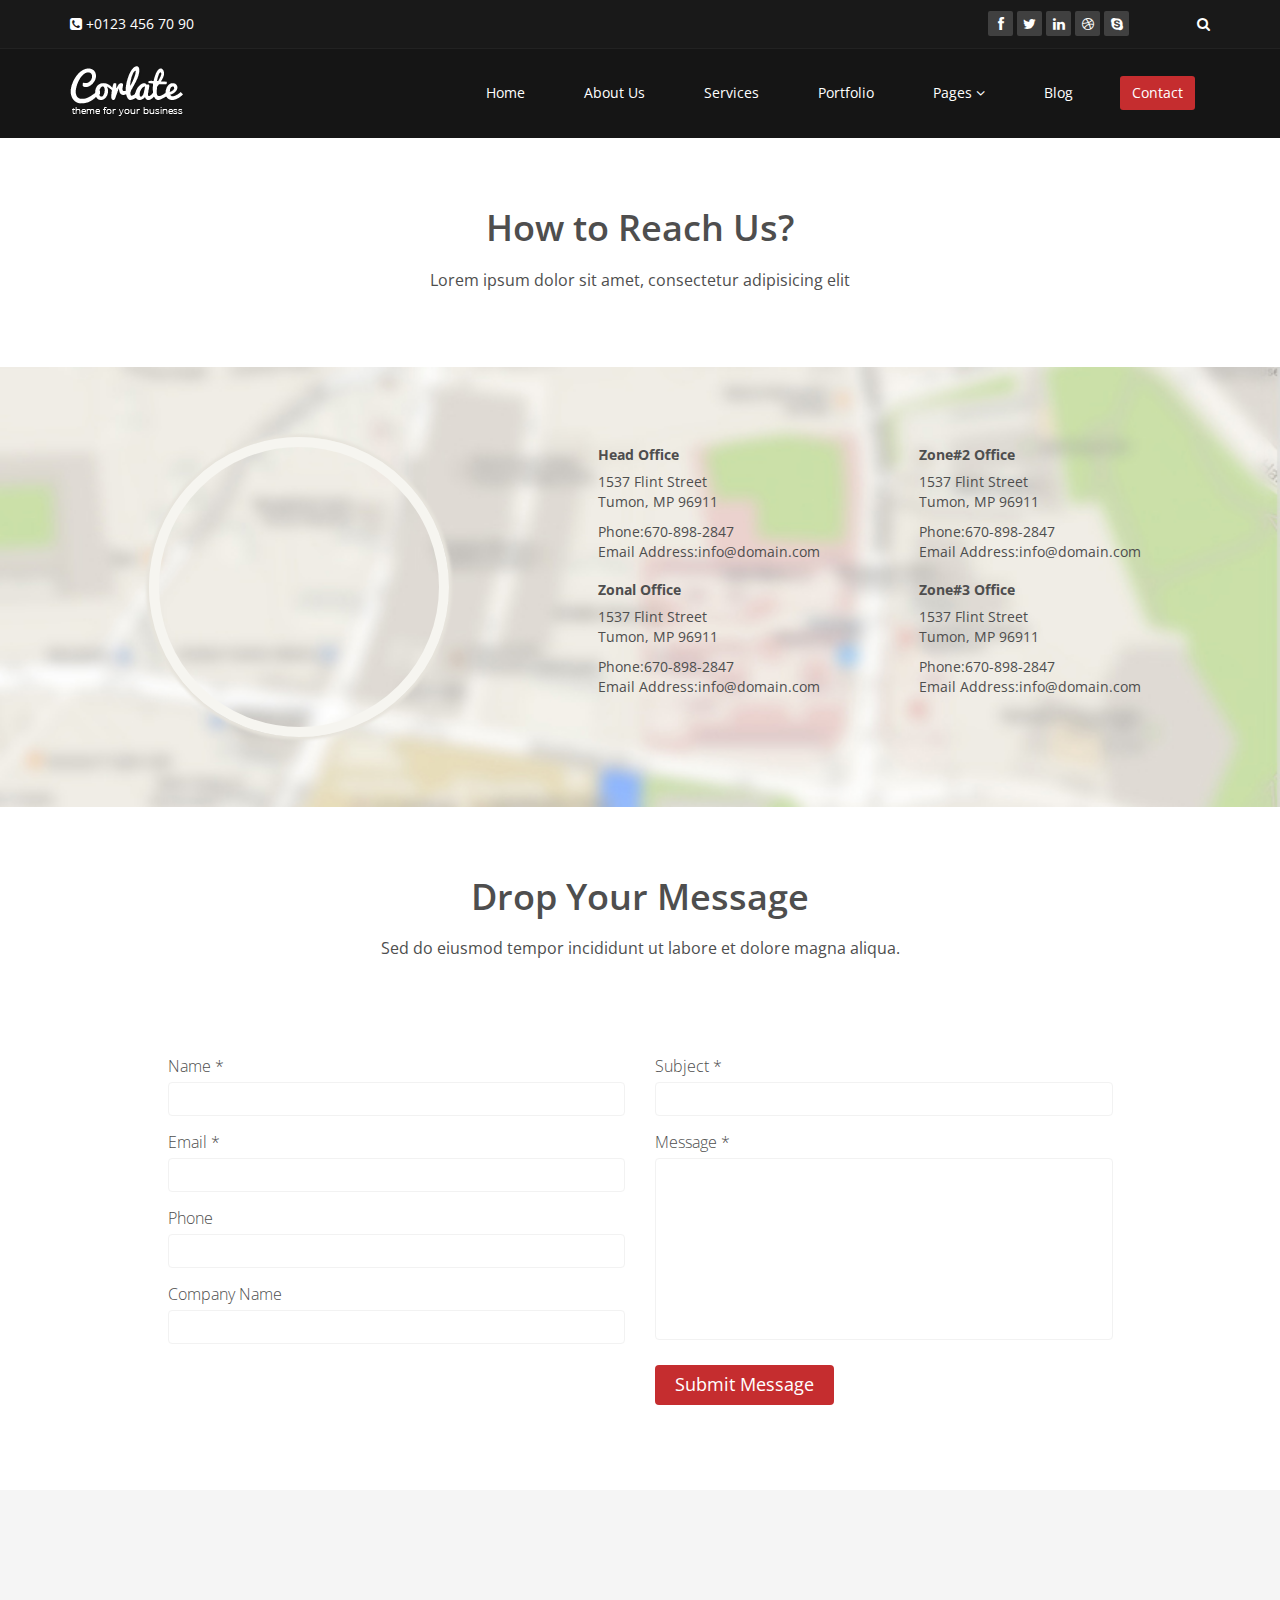
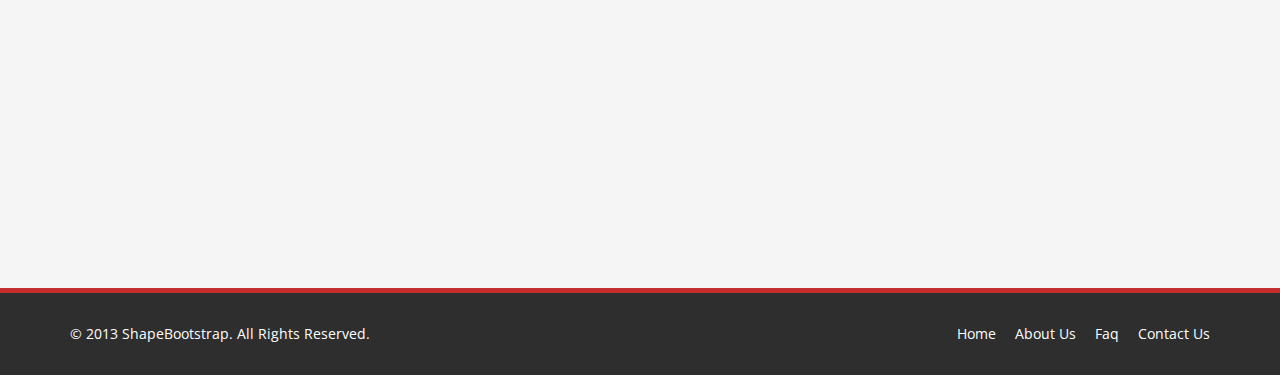
<file: Plantillas/corlate-free-responsive-business-html-template/contact-us.html>
<!DOCTYPE html>
<html lang="en">
<head>
    <meta charset="utf-8">
    <meta name="viewport" content="width=device-width, initial-scale=1.0">
    <meta name="description" content="">
    <meta name="author" content="">
    <title>Blog Single | Corlate</title>
    
    <!-- core CSS -->
    <link href="css/bootstrap.min.css" rel="stylesheet">
    <link href="css/font-awesome.min.css" rel="stylesheet">
    <link href="css/prettyPhoto.css" rel="stylesheet">
    <link href="css/animate.min.css" rel="stylesheet">
    <link href="css/main.css" rel="stylesheet">
    <link href="css/responsive.css" rel="stylesheet">
    
    <!--[if lt IE 9]>
    <script src="js/html5shiv.js"></script>
    <script src="js/respond.min.js"></script>
    <![endif]-->       
    <link rel="shortcut icon" href="images/ico/favicon.ico">
    <link rel="apple-touch-icon-precomposed" sizes="144x144" href="images/ico/apple-touch-icon-144-precomposed.png">
    <link rel="apple-touch-icon-precomposed" sizes="114x114" href="images/ico/apple-touch-icon-114-precomposed.png">
    <link rel="apple-touch-icon-precomposed" sizes="72x72" href="images/ico/apple-touch-icon-72-precomposed.png">
    <link rel="apple-touch-icon-precomposed" href="images/ico/apple-touch-icon-57-precomposed.png">
</head><!--/head-->

<body>

    <header id="header">
        <div class="top-bar">
            <div class="container">
                <div class="row">
                    <div class="col-sm-6 col-xs-4">
                        <div class="top-number"><p><i class="fa fa-phone-square"></i>  +0123 456 70 90</p></div>
                    </div>
                    <div class="col-sm-6 col-xs-8">
                       <div class="social">
                            <ul class="social-share">
                                <li><a href="#"><i class="fa fa-facebook"></i></a></li>
                                <li><a href="#"><i class="fa fa-twitter"></i></a></li>
                                <li><a href="#"><i class="fa fa-linkedin"></i></a></li> 
                                <li><a href="#"><i class="fa fa-dribbble"></i></a></li>
                                <li><a href="#"><i class="fa fa-skype"></i></a></li>
                            </ul>
                            <div class="search">
                                <form role="form">
                                    <input type="text" class="search-form" autocomplete="off" placeholder="Search">
                                    <i class="fa fa-search"></i>
                                </form>
                           </div>
                       </div>
                    </div>
                </div>
            </div><!--/.container-->
        </div><!--/.top-bar-->

        <nav class="navbar navbar-inverse" role="banner">
            <div class="container">
                <div class="navbar-header">
                    <button type="button" class="navbar-toggle" data-toggle="collapse" data-target=".navbar-collapse">
                        <span class="sr-only">Toggle navigation</span>
                        <span class="icon-bar"></span>
                        <span class="icon-bar"></span>
                        <span class="icon-bar"></span>
                    </button>
                    <a class="navbar-brand" href="index.html"><img src="images/logo.png" alt="logo"></a>
                </div>
                
                <div class="collapse navbar-collapse navbar-right">
                    <ul class="nav navbar-nav">
                        <li><a href="index.html">Home</a></li>
                        <li><a href="about-us.html">About Us</a></li>
                        <li><a href="services.html">Services</a></li>
                        <li><a href="portfolio.html">Portfolio</a></li>
                        <li class="dropdown">
                            <a href="#" class="dropdown-toggle" data-toggle="dropdown">Pages <i class="fa fa-angle-down"></i></a>
                            <ul class="dropdown-menu">
                                <li><a href="blog-item.html">Blog Single</a></li>
                                <li><a href="pricing.html">Pricing</a></li>
                                <li><a href="404.html">404</a></li>
                                <li><a href="shortcodes.html">Shortcodes</a></li>
                            </ul>
                        </li>
                        <li><a href="blog.html">Blog</a></li> 
                        <li class="active"><a href="contact-us.html">Contact</a></li>                        
                    </ul>
                </div>
            </div><!--/.container-->
        </nav><!--/nav-->
    </header><!--/header-->

    <section id="contact-info">
        <div class="center">                
            <h2>How to Reach Us?</h2>
            <p class="lead">Lorem ipsum dolor sit amet, consectetur adipisicing elit</p>
        </div>
        <div class="gmap-area">
            <div class="container">
                <div class="row">
                    <div class="col-sm-5 text-center">
                        <div class="gmap">
                            <iframe frameborder="0" scrolling="no" marginheight="0" marginwidth="0" src="https://maps.google.com/maps?f=q&amp;source=s_q&amp;hl=en&amp;geocode=&amp;q=JoomShaper,+Dhaka,+Dhaka+Division,+Bangladesh&amp;aq=0&amp;oq=joomshaper&amp;sll=37.0625,-95.677068&amp;sspn=42.766543,80.332031&amp;ie=UTF8&amp;hq=JoomShaper,&amp;hnear=Dhaka,+Dhaka+Division,+Bangladesh&amp;ll=23.73854,90.385504&amp;spn=0.001515,0.002452&amp;t=m&amp;z=14&amp;iwloc=A&amp;cid=1073661719450182870&amp;output=embed"></iframe>
                        </div>
                    </div>

                    <div class="col-sm-7 map-content">
                        <ul class="row">
                            <li class="col-sm-6">
                                <address>
                                    <h5>Head Office</h5>
                                    <p>1537 Flint Street <br>
                                    Tumon, MP 96911</p>
                                    <p>Phone:670-898-2847 <br>
                                    Email Address:info@domain.com</p>
                                </address>

                                <address>
                                    <h5>Zonal Office</h5>
                                    <p>1537 Flint Street <br>
                                    Tumon, MP 96911</p>                                
                                    <p>Phone:670-898-2847 <br>
                                    Email Address:info@domain.com</p>
                                </address>
                            </li>


                            <li class="col-sm-6">
                                <address>
                                    <h5>Zone#2 Office</h5>
                                    <p>1537 Flint Street <br>
                                    Tumon, MP 96911</p>
                                    <p>Phone:670-898-2847 <br>
                                    Email Address:info@domain.com</p>
                                </address>

                                <address>
                                    <h5>Zone#3 Office</h5>
                                    <p>1537 Flint Street <br>
                                    Tumon, MP 96911</p>
                                    <p>Phone:670-898-2847 <br>
                                    Email Address:info@domain.com</p>
                                </address>
                            </li>
                        </ul>
                    </div>
                </div>
            </div>
        </div>
    </section>  <!--/gmap_area -->

    <section id="contact-page">
        <div class="container">
            <div class="center">        
                <h2>Drop Your Message</h2>
                <p class="lead">Sed do eiusmod tempor incididunt ut labore et dolore magna aliqua.</p>
            </div> 
            <div class="row contact-wrap"> 
                <div class="status alert alert-success" style="display: none"></div>
                <form id="main-contact-form" class="contact-form" name="contact-form" method="post" action="sendemail.php">
                    <div class="col-sm-5 col-sm-offset-1">
                        <div class="form-group">
                            <label>Name *</label>
                            <input type="text" name="name" class="form-control" required="required">
                        </div>
                        <div class="form-group">
                            <label>Email *</label>
                            <input type="email" name="email" class="form-control" required="required">
                        </div>
                        <div class="form-group">
                            <label>Phone</label>
                            <input type="number" class="form-control">
                        </div>
                        <div class="form-group">
                            <label>Company Name</label>
                            <input type="text" class="form-control">
                        </div>                        
                    </div>
                    <div class="col-sm-5">
                        <div class="form-group">
                            <label>Subject *</label>
                            <input type="text" name="subject" class="form-control" required="required">
                        </div>
                        <div class="form-group">
                            <label>Message *</label>
                            <textarea name="message" id="message" required="required" class="form-control" rows="8"></textarea>
                        </div>                        
                        <div class="form-group">
                            <button type="submit" name="submit" class="btn btn-primary btn-lg" required="required">Submit Message</button>
                        </div>
                    </div>
                </form> 
            </div><!--/.row-->
        </div><!--/.container-->
    </section><!--/#contact-page-->

    <section id="bottom">
        <div class="container wow fadeInDown" data-wow-duration="1000ms" data-wow-delay="600ms">
            <div class="row">
                <div class="col-md-3 col-sm-6">
                    <div class="widget">
                        <h3>Company</h3>
                        <ul>
                            <li><a href="#">About us</a></li>
                            <li><a href="#">We are hiring</a></li>
                            <li><a href="#">Meet the team</a></li>
                            <li><a href="#">Copyright</a></li>
                            <li><a href="#">Terms of use</a></li>
                            <li><a href="#">Privacy policy</a></li>
                            <li><a href="#">Contact us</a></li>
                        </ul>
                    </div>    
                </div><!--/.col-md-3-->

                <div class="col-md-3 col-sm-6">
                    <div class="widget">
                        <h3>Support</h3>
                        <ul>
                            <li><a href="#">Faq</a></li>
                            <li><a href="#">Blog</a></li>
                            <li><a href="#">Forum</a></li>
                            <li><a href="#">Documentation</a></li>
                            <li><a href="#">Refund policy</a></li>
                            <li><a href="#">Ticket system</a></li>
                            <li><a href="#">Billing system</a></li>
                        </ul>
                    </div>    
                </div><!--/.col-md-3-->

                <div class="col-md-3 col-sm-6">
                    <div class="widget">
                        <h3>Developers</h3>
                        <ul>
                            <li><a href="#">Web Development</a></li>
                            <li><a href="#">SEO Marketing</a></li>
                            <li><a href="#">Theme</a></li>
                            <li><a href="#">Development</a></li>
                            <li><a href="#">Email Marketing</a></li>
                            <li><a href="#">Plugin Development</a></li>
                            <li><a href="#">Article Writing</a></li>
                        </ul>
                    </div>    
                </div><!--/.col-md-3-->

                <div class="col-md-3 col-sm-6">
                    <div class="widget">
                        <h3>Our Partners</h3>
                        <ul>
                            <li><a href="#">Adipisicing Elit</a></li>
                            <li><a href="#">Eiusmod</a></li>
                            <li><a href="#">Tempor</a></li>
                            <li><a href="#">Veniam</a></li>
                            <li><a href="#">Exercitation</a></li>
                            <li><a href="#">Ullamco</a></li>
                            <li><a href="#">Laboris</a></li>
                        </ul>
                    </div>    
                </div><!--/.col-md-3-->
            </div>
        </div>
    </section><!--/#bottom-->

    <footer id="footer" class="midnight-blue">
        <div class="container">
            <div class="row">
                <div class="col-sm-6">
                    &copy; 2013 <a target="_blank" href="http://shapebootstrap.net/" title="Free Twitter Bootstrap WordPress Themes and HTML templates">ShapeBootstrap</a>. All Rights Reserved.
                </div>
                <div class="col-sm-6">
                    <ul class="pull-right">
                        <li><a href="#">Home</a></li>
                        <li><a href="#">About Us</a></li>
                        <li><a href="#">Faq</a></li>
                        <li><a href="#">Contact Us</a></li>
                    </ul>
                </div>
            </div>
        </div>
    </footer><!--/#footer-->

    <script src="js/jquery.js"></script>
    <script src="js/bootstrap.min.js"></script>
    <script src="js/jquery.prettyPhoto.js"></script>
    <script src="js/jquery.isotope.min.js"></script>
    <script src="js/main.js"></script>
    <script src="js/wow.min.js"></script>
</body>
</html>
</file>
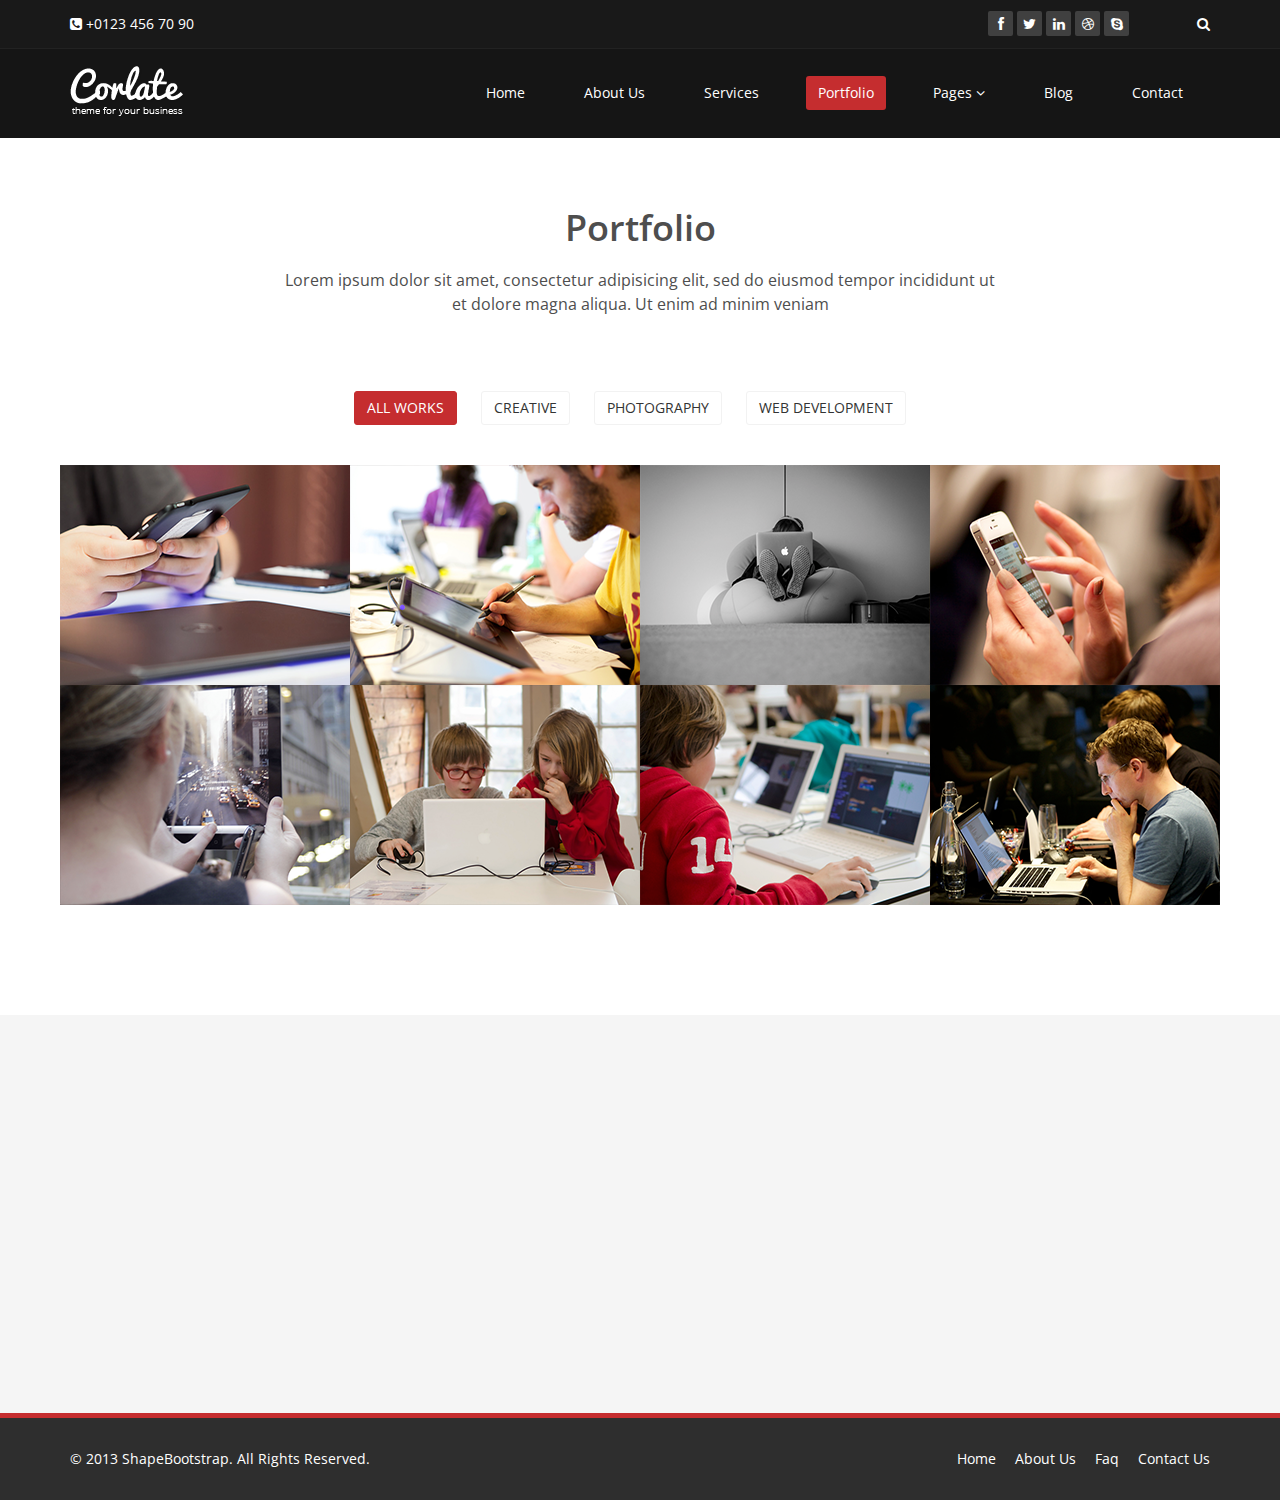
<file: Plantillas/corlate-free-responsive-business-html-template/portfolio.html>
<!DOCTYPE html>
<html lang="en">
<head>
    <meta charset="utf-8">
    <meta name="viewport" content="width=device-width, initial-scale=1.0">
    <meta name="description" content="">
    <meta name="author" content="">
    <title>Portfolio | Corlate</title>
    <link href="css/bootstrap.min.css" rel="stylesheet">
    <link href="css/font-awesome.min.css" rel="stylesheet">
    <link href="css/prettyPhoto.css" rel="stylesheet">
    <link href="css/animate.min.css" rel="stylesheet">
    <link href="css/main.css" rel="stylesheet">
    <link href="css/responsive.css" rel="stylesheet">
    <!--[if lt IE 9]>
    <script src="js/html5shiv.js"></script>
    <script src="js/respond.min.js"></script>
    <![endif]-->       
    <link rel="shortcut icon" href="images/ico/favicon.ico">
    <link rel="apple-touch-icon-precomposed" sizes="144x144" href="images/ico/apple-touch-icon-144-precomposed.png">
    <link rel="apple-touch-icon-precomposed" sizes="114x114" href="images/ico/apple-touch-icon-114-precomposed.png">
    <link rel="apple-touch-icon-precomposed" sizes="72x72" href="images/ico/apple-touch-icon-72-precomposed.png">
    <link rel="apple-touch-icon-precomposed" href="images/ico/apple-touch-icon-57-precomposed.png">
</head><!--/head-->
<body>

    <header id="header">
        <div class="top-bar">
            <div class="container">
                <div class="row">
                    <div class="col-sm-6 col-xs-4">
                        <div class="top-number"><p><i class="fa fa-phone-square"></i>  +0123 456 70 90</p></div>
                    </div>
                    <div class="col-sm-6 col-xs-8">
                       <div class="social">
                            <ul class="social-share">
                                <li><a href="#"><i class="fa fa-facebook"></i></a></li>
                                <li><a href="#"><i class="fa fa-twitter"></i></a></li>
                                <li><a href="#"><i class="fa fa-linkedin"></i></a></li> 
                                <li><a href="#"><i class="fa fa-dribbble"></i></a></li>
                                <li><a href="#"><i class="fa fa-skype"></i></a></li>
                            </ul>
                            <div class="search">
                                <form role="form">
                                    <input type="text" class="search-form" autocomplete="off" placeholder="Search">
                                    <i class="fa fa-search"></i>
                                </form>
                           </div>
                       </div>
                    </div>
                </div>
            </div><!--/.container-->
        </div><!--/.top-bar-->

        <nav class="navbar navbar-inverse" role="banner">
            <div class="container">
                <div class="navbar-header">
                    <button type="button" class="navbar-toggle" data-toggle="collapse" data-target=".navbar-collapse">
                        <span class="sr-only">Toggle navigation</span>
                        <span class="icon-bar"></span>
                        <span class="icon-bar"></span>
                        <span class="icon-bar"></span>
                    </button>
                    <a class="navbar-brand" href="index.html"><img src="images/logo.png" alt="logo"></a>
                </div>
                
                <div class="collapse navbar-collapse navbar-right">
                    <ul class="nav navbar-nav">
                        <li><a href="index.html">Home</a></li>
                        <li><a href="about-us.html">About Us</a></li>
                        <li><a href="services.html">Services</a></li>
                        <li class="active"><a href="portfolio.html">Portfolio</a></li>
                        <li class="dropdown">  
                            <a href="#" class="dropdown-toggle" data-toggle="dropdown">Pages <i class="fa fa-angle-down"></i></a>
                            <ul class="dropdown-menu">
                                <li><a href="blog-item.html">Blog Single</a></li>
                                <li><a href="pricing.html">Pricing</a></li>
                                <li><a href="404.html">404</a></li>
                                <li><a href="shortcodes.html">Shortcodes</a></li>
                            </ul>
                        </li>
                        <li><a href="blog.html">Blog</a></li> 
                        <li><a href="contact-us.html">Contact</a></li>                        
                    </ul>
                </div>
            </div><!--/.container-->
        </nav><!--/nav-->
        
    </header><!--/header-->
    <section id="portfolio">
        <div class="container">
            <div class="center">
               <h2>Portfolio</h2>
               <p class="lead">Lorem ipsum dolor sit amet, consectetur adipisicing elit, sed do eiusmod tempor incididunt ut <br> et dolore magna aliqua. Ut enim ad minim veniam</p>
            </div>
        

            <ul class="portfolio-filter text-center">
                <li><a class="btn btn-default active" href="#" data-filter="*">All Works</a></li>
                <li><a class="btn btn-default" href="#" data-filter=".bootstrap">Creative</a></li>
                <li><a class="btn btn-default" href="#" data-filter=".html">Photography</a></li>
                <li><a class="btn btn-default" href="#" data-filter=".wordpress">Web Development</a></li>
            </ul><!--/#portfolio-filter-->

            <div class="row">
                <div class="portfolio-items">
                    <div class="portfolio-item apps col-xs-12 col-sm-4 col-md-3">
                        <div class="recent-work-wrap">
                            <img class="img-responsive" src="images/portfolio/recent/item1.png" alt="">
                            <div class="overlay">
                                <div class="recent-work-inner">
                                    <h3><a href="#">Business theme</a></h3>
                                    <p>There are many variations of passages of Lorem Ipsum available, but the majority</p>
                                    <a class="preview" href="images/portfolio/full/item1.png" rel="prettyPhoto"><i class="fa fa-eye"></i> View</a>
                                </div> 
                            </div>
                        </div>
                    </div><!--/.portfolio-item-->

                    <div class="portfolio-item joomla bootstrap col-xs-12 col-sm-4 col-md-3">
                        <div class="recent-work-wrap">
                            <img class="img-responsive" src="images/portfolio/recent/item2.png" alt="">
                            <div class="overlay">
                                <div class="recent-work-inner">
                                    <h3><a href="#">Business theme</a></h3>
                                    <p>There are many variations of passages of Lorem Ipsum available, but the majority</p>
                                    <a class="preview" href="images/portfolio/full/item2.png" rel="prettyPhoto"><i class="fa fa-eye"></i> View</a>
                                </div> 
                            </div>
                        </div>          
                    </div><!--/.portfolio-item-->

                    <div class="portfolio-item bootstrap wordpress col-xs-12 col-sm-4 col-md-3">
                        <div class="recent-work-wrap">
                            <img class="img-responsive" src="images/portfolio/recent/item3.png" alt="">
                            <div class="overlay">
                                <div class="recent-work-inner">
                                    <h3><a href="#">Business theme</a></h3>
                                    <p>There are many variations of passages of Lorem Ipsum available, but the majority</p>
                                    <a class="preview" href="images/portfolio/full/item3.png" rel="prettyPhoto"><i class="fa fa-eye"></i> View</a>
                                </div> 
                            </div>
                        </div>        
                    </div><!--/.portfolio-item-->

                    <div class="portfolio-item joomla wordpress apps col-xs-12 col-sm-4 col-md-3">
                        <div class="recent-work-wrap">
                            <img class="img-responsive" src="images/portfolio/recent/item4.png" alt="">
                            <div class="overlay">
                                <div class="recent-work-inner">
                                    <h3><a href="#">Business theme</a></h3>
                                    <p>There are many variations of passages of Lorem Ipsum available, but the majority</p>
                                    <a class="preview" href="images/portfolio/full/item4.png" rel="prettyPhoto"><i class="fa fa-eye"></i> View</a>
                                </div> 
                            </div>
                        </div>           
                    </div><!--/.portfolio-item-->
          
                    <div class="portfolio-item joomla html bootstrap col-xs-12 col-sm-4 col-md-3">
                        <div class="recent-work-wrap">
                            <img class="img-responsive" src="images/portfolio/recent/item5.png" alt="">
                            <div class="overlay">
                                <div class="recent-work-inner">
                                    <h3><a href="#">Business theme</a></h3>
                                    <p>There are many variations of passages of Lorem Ipsum available, but the majority</p>
                                    <a class="preview" href="images/portfolio/full/item5.png" rel="prettyPhoto"><i class="fa fa-eye"></i> View</a>
                                </div> 
                            </div>
                        </div>      
                    </div><!--/.portfolio-item-->

                    <div class="portfolio-item wordpress html apps col-xs-12 col-sm-4 col-md-3">
                        <div class="recent-work-wrap">
                            <img class="img-responsive" src="images/portfolio/recent/item6.png" alt="">
                            <div class="overlay">
                                <div class="recent-work-inner">
                                    <h3><a href="#">Business theme</a></h3>
                                    <p>There are many variations of passages of Lorem Ipsum available, but the majority</p>
                                    <a class="preview" href="images/portfolio/full/item6.png" rel="prettyPhoto"><i class="fa fa-eye"></i> View</a>
                                </div> 
                            </div>
                        </div>         
                    </div><!--/.portfolio-item-->

                    <div class="portfolio-item wordpress html col-xs-12 col-sm-4 col-md-3">
                        <div class="recent-work-wrap">
                            <img class="img-responsive" src="images/portfolio/recent/item7.png" alt="">
                            <div class="overlay">
                                <div class="recent-work-inner">
                                    <h3><a href="#">Business theme</a></h3>
                                    <p>There are many variations of passages of Lorem Ipsum available, but the majority</p>
                                    <a class="preview" href="images/portfolio/full/item7.png" rel="prettyPhoto"><i class="fa fa-eye"></i> View</a>
                                </div> 
                            </div>
                        </div>          
                    </div><!--/.portfolio-item-->

                    <div class="portfolio-item wordpress html bootstrap col-xs-12 col-sm-4 col-md-3">
                        <div class="recent-work-wrap">
                            <img class="img-responsive" src="images/portfolio/recent/item8.png" alt="">
                            <div class="overlay">
                                <div class="recent-work-inner">
                                    <h3><a href="#">Business theme</a></h3>
                                    <p>There are many variations of passages of Lorem Ipsum available, but the majority</p>
                                    <a class="preview" href="images/portfolio/full/item8.png" rel="prettyPhoto"><i class="fa fa-eye"></i> View</a>
                                </div> 
                            </div>
                        </div>          
                    </div><!--/.portfolio-item-->
                </div>
            </div>
        </div>
    </section><!--/#portfolio-item-->
    
    <section id="bottom">
        <div class="container wow fadeInDown" data-wow-duration="1000ms" data-wow-delay="600ms">
            <div class="row">
                <div class="col-md-3 col-sm-6">
                    <div class="widget">
                        <h3>Company</h3>
                        <ul>
                            <li><a href="#">About us</a></li>
                            <li><a href="#">We are hiring</a></li>
                            <li><a href="#">Meet the team</a></li>
                            <li><a href="#">Copyright</a></li>
                            <li><a href="#">Terms of use</a></li>
                            <li><a href="#">Privacy policy</a></li>
                            <li><a href="#">Contact us</a></li>
                        </ul>
                    </div>    
                </div><!--/.col-md-3-->

                <div class="col-md-3 col-sm-6">
                    <div class="widget">
                        <h3>Support</h3>
                        <ul>
                            <li><a href="#">Faq</a></li>
                            <li><a href="#">Blog</a></li>
                            <li><a href="#">Forum</a></li>
                            <li><a href="#">Documentation</a></li>
                            <li><a href="#">Refund policy</a></li>
                            <li><a href="#">Ticket system</a></li>
                            <li><a href="#">Billing system</a></li>
                        </ul>
                    </div>    
                </div><!--/.col-md-3-->

                <div class="col-md-3 col-sm-6">
                    <div class="widget">
                        <h3>Developers</h3>
                        <ul>
                            <li><a href="#">Web Development</a></li>
                            <li><a href="#">SEO Marketing</a></li>
                            <li><a href="#">Theme</a></li>
                            <li><a href="#">Development</a></li>
                            <li><a href="#">Email Marketing</a></li>
                            <li><a href="#">Plugin Development</a></li>
                            <li><a href="#">Article Writing</a></li>
                        </ul>
                    </div>    
                </div><!--/.col-md-3-->

                <div class="col-md-3 col-sm-6">
                    <div class="widget">
                        <h3>Our Partners</h3>
                        <ul>
                            <li><a href="#">Adipisicing Elit</a></li>
                            <li><a href="#">Eiusmod</a></li>
                            <li><a href="#">Tempor</a></li>
                            <li><a href="#">Veniam</a></li>
                            <li><a href="#">Exercitation</a></li>
                            <li><a href="#">Ullamco</a></li>
                            <li><a href="#">Laboris</a></li>
                        </ul>
                    </div>    
                </div><!--/.col-md-3-->
            </div>
        </div>
    </section><!--/#bottom-->

    <footer id="footer" class="midnight-blue">
        <div class="container">
            <div class="row">
                <div class="col-sm-6">
                    &copy; 2013 <a target="_blank" href="http://shapebootstrap.net/" title="Free Twitter Bootstrap WordPress Themes and HTML templates">ShapeBootstrap</a>. All Rights Reserved.
                </div>
                <div class="col-sm-6">
                    <ul class="pull-right">
                        <li><a href="#">Home</a></li>
                        <li><a href="#">About Us</a></li>
                        <li><a href="#">Faq</a></li>
                        <li><a href="#">Contact Us</a></li>
                    </ul>
                </div>
            </div>
        </div>
    </footer><!--/#footer-->

    <script src="js/jquery.js"></script>
    <script src="js/bootstrap.min.js"></script>
    <script src="js/jquery.prettyPhoto.js"></script>
    <script src="js/jquery.isotope.min.js"></script>
    <script src="js/main.js"></script>
    <script src="js/wow.min.js"></script>
</body>
</html>
</file>
<file: Plantillas/corlate-free-responsive-business-html-template/css/prettyPhoto.css>
div.pp_default .pp_top,div.pp_default .pp_top .pp_middle,div.pp_default .pp_top .pp_left,div.pp_default .pp_top .pp_right,div.pp_default .pp_bottom,div.pp_default .pp_bottom .pp_left,div.pp_default .pp_bottom .pp_middle,div.pp_default .pp_bottom .pp_right{height:13px}
div.pp_default .pp_top .pp_left{background:url(../images/prettyPhoto/default/sprite.png) -78px -93px no-repeat}
div.pp_default .pp_top .pp_middle{background:url(../images/prettyPhoto/default/sprite_x.png) top left repeat-x}
div.pp_default .pp_top .pp_right{background:url(../images/prettyPhoto/default/sprite.png) -112px -93px no-repeat}
div.pp_default .pp_content .ppt{color:#f8f8f8}
div.pp_default .pp_content_container .pp_left{background:url(../images/prettyPhoto/default/sprite_y.png) -7px 0 repeat-y;padding-left:13px}
div.pp_default .pp_content_container .pp_right{background:url(../images/prettyPhoto/default/sprite_y.png) top right repeat-y;padding-right:13px}
div.pp_default .pp_next:hover{background:url(../images/prettyPhoto/default/sprite_next.png) center right no-repeat;cursor:pointer}
div.pp_default .pp_previous:hover{background:url(../images/prettyPhoto/default/sprite_prev.png) center left no-repeat;cursor:pointer}
div.pp_default .pp_expand{background:url(../images/prettyPhoto/default/sprite.png) 0 -29px no-repeat;cursor:pointer;width:28px;height:28px}
div.pp_default .pp_expand:hover{background:url(../images/prettyPhoto/default/sprite.png) 0 -56px no-repeat;cursor:pointer}
div.pp_default .pp_contract{background:url(../images/prettyPhoto/default/sprite.png) 0 -84px no-repeat;cursor:pointer;width:28px;height:28px}
div.pp_default .pp_contract:hover{background:url(../images/prettyPhoto/default/sprite.png) 0 -113px no-repeat;cursor:pointer}
div.pp_default .pp_close{width:30px;height:30px;background:url(../images/prettyPhoto/default/sprite.png) 2px 1px no-repeat;cursor:pointer}
div.pp_default .pp_gallery ul li a{background:url(../images/prettyPhoto/default/default_thumb.png) center center #f8f8f8;border:1px solid #aaa}
div.pp_default .pp_social{margin-top:7px}
div.pp_default .pp_gallery a.pp_arrow_previous,div.pp_default .pp_gallery a.pp_arrow_next{position:static;left:auto}
div.pp_default .pp_nav .pp_play,div.pp_default .pp_nav .pp_pause{background:url(../images/prettyPhoto/default/sprite.png) -51px 1px no-repeat;height:30px;width:30px}
div.pp_default .pp_nav .pp_pause{background-position:-51px -29px}
div.pp_default a.pp_arrow_previous,div.pp_default a.pp_arrow_next{background:url(../images/prettyPhoto/default/sprite.png) -31px -3px no-repeat;height:20px;width:20px;margin:4px 0 0}
div.pp_default a.pp_arrow_next{left:52px;background-position:-82px -3px}
div.pp_default .pp_content_container .pp_details{margin-top:5px}
div.pp_default .pp_nav{clear:none;height:30px;width:110px;position:relative}
div.pp_default .pp_nav .currentTextHolder{font-family:Georgia;font-style:italic;color:#999;font-size:11px;left:75px;line-height:25px;position:absolute;top:2px;margin:0;padding:0 0 0 10px}
div.pp_default .pp_close:hover,div.pp_default .pp_nav .pp_play:hover,div.pp_default .pp_nav .pp_pause:hover,div.pp_default .pp_arrow_next:hover,div.pp_default .pp_arrow_previous:hover{opacity:0.7}
div.pp_default .pp_description{font-size:11px;font-weight:700;line-height:14px;margin:5px 50px 5px 0}
div.pp_default .pp_bottom .pp_left{background:url(../images/prettyPhoto/default/sprite.png) -78px -127px no-repeat}
div.pp_default .pp_bottom .pp_middle{background:url(../images/prettyPhoto/default/sprite_x.png) bottom left repeat-x}
div.pp_default .pp_bottom .pp_right{background:url(../images/prettyPhoto/default/sprite.png) -112px -127px no-repeat}
div.pp_default .pp_loaderIcon{background:url(../images/prettyPhoto/default/loader.gif) center center no-repeat}
div.light_rounded .pp_top .pp_left{background:url(../images/prettyPhoto/light_rounded/sprite.png) -88px -53px no-repeat}
div.light_rounded .pp_top .pp_right{background:url(../images/prettyPhoto/light_rounded/sprite.png) -110px -53px no-repeat}
div.light_rounded .pp_next:hover{background:url(../images/prettyPhoto/light_rounded/btnNext.png) center right no-repeat;cursor:pointer}
div.light_rounded .pp_previous:hover{background:url(../images/prettyPhoto/light_rounded/btnPrevious.png) center left no-repeat;cursor:pointer}
div.light_rounded .pp_expand{background:url(../images/prettyPhoto/light_rounded/sprite.png) -31px -26px no-repeat;cursor:pointer}
div.light_rounded .pp_expand:hover{background:url(../images/prettyPhoto/light_rounded/sprite.png) -31px -47px no-repeat;cursor:pointer}
div.light_rounded .pp_contract{background:url(../images/prettyPhoto/light_rounded/sprite.png) 0 -26px no-repeat;cursor:pointer}
div.light_rounded .pp_contract:hover{background:url(../images/prettyPhoto/light_rounded/sprite.png) 0 -47px no-repeat;cursor:pointer}
div.light_rounded .pp_close{width:75px;height:22px;background:url(../images/prettyPhoto/light_rounded/sprite.png) -1px -1px no-repeat;cursor:pointer}
div.light_rounded .pp_nav .pp_play{background:url(../images/prettyPhoto/light_rounded/sprite.png) -1px -100px no-repeat;height:15px;width:14px}
div.light_rounded .pp_nav .pp_pause{background:url(../images/prettyPhoto/light_rounded/sprite.png) -24px -100px no-repeat;height:15px;width:14px}
div.light_rounded .pp_arrow_previous{background:url(../images/prettyPhoto/light_rounded/sprite.png) 0 -71px no-repeat}
div.light_rounded .pp_arrow_next{background:url(../images/prettyPhoto/light_rounded/sprite.png) -22px -71px no-repeat}
div.light_rounded .pp_bottom .pp_left{background:url(../images/prettyPhoto/light_rounded/sprite.png) -88px -80px no-repeat}
div.light_rounded .pp_bottom .pp_right{background:url(../images/prettyPhoto/light_rounded/sprite.png) -110px -80px no-repeat}
div.dark_rounded .pp_top .pp_left{background:url(../images/prettyPhoto/dark_rounded/sprite.png) -88px -53px no-repeat}
div.dark_rounded .pp_top .pp_right{background:url(../images/prettyPhoto/dark_rounded/sprite.png) -110px -53px no-repeat}
div.dark_rounded .pp_content_container .pp_left{background:url(../images/prettyPhoto/dark_rounded/contentPattern.png) top left repeat-y}
div.dark_rounded .pp_content_container .pp_right{background:url(../images/prettyPhoto/dark_rounded/contentPattern.png) top right repeat-y}
div.dark_rounded .pp_next:hover{background:url(../images/prettyPhoto/dark_rounded/btnNext.png) center right no-repeat;cursor:pointer}
div.dark_rounded .pp_previous:hover{background:url(../images/prettyPhoto/dark_rounded/btnPrevious.png) center left no-repeat;cursor:pointer}
div.dark_rounded .pp_expand{background:url(../images/prettyPhoto/dark_rounded/sprite.png) -31px -26px no-repeat;cursor:pointer}
div.dark_rounded .pp_expand:hover{background:url(../images/prettyPhoto/dark_rounded/sprite.png) -31px -47px no-repeat;cursor:pointer}
div.dark_rounded .pp_contract{background:url(../images/prettyPhoto/dark_rounded/sprite.png) 0 -26px no-repeat;cursor:pointer}
div.dark_rounded .pp_contract:hover{background:url(../images/prettyPhoto/dark_rounded/sprite.png) 0 -47px no-repeat;cursor:pointer}
div.dark_rounded .pp_close{width:75px;height:22px;background:url(../images/prettyPhoto/dark_rounded/sprite.png) -1px -1px no-repeat;cursor:pointer}
div.dark_rounded .pp_description{margin-right:85px;color:#fff}
div.dark_rounded .pp_nav .pp_play{background:url(../images/prettyPhoto/dark_rounded/sprite.png) -1px -100px no-repeat;height:15px;width:14px}
div.dark_rounded .pp_nav .pp_pause{background:url(../images/prettyPhoto/dark_rounded/sprite.png) -24px -100px no-repeat;height:15px;width:14px}
div.dark_rounded .pp_arrow_previous{background:url(../images/prettyPhoto/dark_rounded/sprite.png) 0 -71px no-repeat}
div.dark_rounded .pp_arrow_next{background:url(../images/prettyPhoto/dark_rounded/sprite.png) -22px -71px no-repeat}
div.dark_rounded .pp_bottom .pp_left{background:url(../images/prettyPhoto/dark_rounded/sprite.png) -88px -80px no-repeat}
div.dark_rounded .pp_bottom .pp_right{background:url(../images/prettyPhoto/dark_rounded/sprite.png) -110px -80px no-repeat}
div.dark_rounded .pp_loaderIcon{background:url(../images/prettyPhoto/dark_rounded/loader.gif) center center no-repeat}
div.dark_square .pp_left,div.dark_square .pp_middle,div.dark_square .pp_right,div.dark_square .pp_content{background:#000}
div.dark_square .pp_description{color:#fff;margin:0 85px 0 0}
div.dark_square .pp_loaderIcon{background:url(../images/prettyPhoto/dark_square/loader.gif) center center no-repeat}
div.dark_square .pp_expand{background:url(../images/prettyPhoto/dark_square/sprite.png) -31px -26px no-repeat;cursor:pointer}
div.dark_square .pp_expand:hover{background:url(../images/prettyPhoto/dark_square/sprite.png) -31px -47px no-repeat;cursor:pointer}
div.dark_square .pp_contract{background:url(../images/prettyPhoto/dark_square/sprite.png) 0 -26px no-repeat;cursor:pointer}
div.dark_square .pp_contract:hover{background:url(../images/prettyPhoto/dark_square/sprite.png) 0 -47px no-repeat;cursor:pointer}
div.dark_square .pp_close{width:75px;height:22px;background:url(../images/prettyPhoto/dark_square/sprite.png) -1px -1px no-repeat;cursor:pointer}
div.dark_square .pp_nav{clear:none}
div.dark_square .pp_nav .pp_play{background:url(../images/prettyPhoto/dark_square/sprite.png) -1px -100px no-repeat;height:15px;width:14px}
div.dark_square .pp_nav .pp_pause{background:url(../images/prettyPhoto/dark_square/sprite.png) -24px -100px no-repeat;height:15px;width:14px}
div.dark_square .pp_arrow_previous{background:url(../images/prettyPhoto/dark_square/sprite.png) 0 -71px no-repeat}
div.dark_square .pp_arrow_next{background:url(../images/prettyPhoto/dark_square/sprite.png) -22px -71px no-repeat}
div.dark_square .pp_next:hover{background:url(../images/prettyPhoto/dark_square/btnNext.png) center right no-repeat;cursor:pointer}
div.dark_square .pp_previous:hover{background:url(../images/prettyPhoto/dark_square/btnPrevious.png) center left no-repeat;cursor:pointer}
div.light_square .pp_expand{background:url(../images/prettyPhoto/light_square/sprite.png) -31px -26px no-repeat;cursor:pointer}
div.light_square .pp_expand:hover{background:url(../images/prettyPhoto/light_square/sprite.png) -31px -47px no-repeat;cursor:pointer}
div.light_square .pp_contract{background:url(../images/prettyPhoto/light_square/sprite.png) 0 -26px no-repeat;cursor:pointer}
div.light_square .pp_contract:hover{background:url(../images/prettyPhoto/light_square/sprite.png) 0 -47px no-repeat;cursor:pointer}
div.light_square .pp_close{width:75px;height:22px;background:url(../images/prettyPhoto/light_square/sprite.png) -1px -1px no-repeat;cursor:pointer}
div.light_square .pp_nav .pp_play{background:url(../images/prettyPhoto/light_square/sprite.png) -1px -100px no-repeat;height:15px;width:14px}
div.light_square .pp_nav .pp_pause{background:url(../images/prettyPhoto/light_square/sprite.png) -24px -100px no-repeat;height:15px;width:14px}
div.light_square .pp_arrow_previous{background:url(../images/prettyPhoto/light_square/sprite.png) 0 -71px no-repeat}
div.light_square .pp_arrow_next{background:url(../images/prettyPhoto/light_square/sprite.png) -22px -71px no-repeat}
div.light_square .pp_next:hover{background:url(../images/prettyPhoto/light_square/btnNext.png) center right no-repeat;cursor:pointer}
div.light_square .pp_previous:hover{background:url(../images/prettyPhoto/light_square/btnPrevious.png) center left no-repeat;cursor:pointer}
div.facebook .pp_top .pp_left{background:url(../images/prettyPhoto/facebook/sprite.png) -88px -53px no-repeat}
div.facebook .pp_top .pp_middle{background:url(../images/prettyPhoto/facebook/contentPatternTop.png) top left repeat-x}
div.facebook .pp_top .pp_right{background:url(../images/prettyPhoto/facebook/sprite.png) -110px -53px no-repeat}
div.facebook .pp_content_container .pp_left{background:url(../images/prettyPhoto/facebook/contentPatternLeft.png) top left repeat-y}
div.facebook .pp_content_container .pp_right{background:url(../images/prettyPhoto/facebook/contentPatternRight.png) top right repeat-y}
div.facebook .pp_expand{background:url(../images/prettyPhoto/facebook/sprite.png) -31px -26px no-repeat;cursor:pointer}
div.facebook .pp_expand:hover{background:url(../images/prettyPhoto/facebook/sprite.png) -31px -47px no-repeat;cursor:pointer}
div.facebook .pp_contract{background:url(../images/prettyPhoto/facebook/sprite.png) 0 -26px no-repeat;cursor:pointer}
div.facebook .pp_contract:hover{background:url(../images/prettyPhoto/facebook/sprite.png) 0 -47px no-repeat;cursor:pointer}
div.facebook .pp_close{width:22px;height:22px;background:url(../images/prettyPhoto/facebook/sprite.png) -1px -1px no-repeat;cursor:pointer}
div.facebook .pp_description{margin:0 37px 0 0}
div.facebook .pp_loaderIcon{background:url(../images/prettyPhoto/facebook/loader.gif) center center no-repeat}
div.facebook .pp_arrow_previous{background:url(../images/prettyPhoto/facebook/sprite.png) 0 -71px no-repeat;height:22px;margin-top:0;width:22px}
div.facebook .pp_arrow_previous.disabled{background-position:0 -96px;cursor:default}
div.facebook .pp_arrow_next{background:url(../images/prettyPhoto/facebook/sprite.png) -32px -71px no-repeat;height:22px;margin-top:0;width:22px}
div.facebook .pp_arrow_next.disabled{background-position:-32px -96px;cursor:default}
div.facebook .pp_nav{margin-top:0}
div.facebook .pp_nav p{font-size:15px;padding:0 3px 0 4px}
div.facebook .pp_nav .pp_play{background:url(../images/prettyPhoto/facebook/sprite.png) -1px -123px no-repeat;height:22px;width:22px}
div.facebook .pp_nav .pp_pause{background:url(../images/prettyPhoto/facebook/sprite.png) -32px -123px no-repeat;height:22px;width:22px}
div.facebook .pp_next:hover{background:url(../images/prettyPhoto/facebook/btnNext.png) center right no-repeat;cursor:pointer}
div.facebook .pp_previous:hover{background:url(../images/prettyPhoto/facebook/btnPrevious.png) center left no-repeat;cursor:pointer}
div.facebook .pp_bottom .pp_left{background:url(../images/prettyPhoto/facebook/sprite.png) -88px -80px no-repeat}
div.facebook .pp_bottom .pp_middle{background:url(../images/prettyPhoto/facebook/contentPatternBottom.png) top left repeat-x}
div.facebook .pp_bottom .pp_right{background:url(../images/prettyPhoto/facebook/sprite.png) -110px -80px no-repeat}
div.pp_pic_holder a:focus{outline:none}
div.pp_overlay{background:#000;display:none;left:0;position:absolute;top:0;width:100%;z-index:9500}
div.pp_pic_holder{display:none;position:absolute;width:100px;z-index:10000}
.pp_content{height:40px;min-width:40px}
* html .pp_content{width:40px}
.pp_content_container{position:relative;text-align:left;width:100%}
.pp_content_container .pp_left{padding-left:20px}
.pp_content_container .pp_right{padding-right:20px}
.pp_content_container .pp_details{float:left;margin:10px 0 2px}
.pp_description{display:none;margin:0}
.pp_social{float:left;margin:0}
.pp_social .facebook{float:left;margin-left:5px;width:55px;overflow:hidden}
.pp_social .twitter{float:left}
.pp_nav{clear:right;float:left;margin:3px 10px 0 0}
.pp_nav p{float:left;white-space:nowrap;margin:2px 4px}
.pp_nav .pp_play,.pp_nav .pp_pause{float:left;margin-right:4px;text-indent:-10000px}
a.pp_arrow_previous,a.pp_arrow_next{display:block;float:left;height:15px;margin-top:3px;overflow:hidden;text-indent:-10000px;width:14px}
.pp_hoverContainer{position:absolute;top:0;width:100%;z-index:2000}
.pp_gallery{display:none;left:50%;margin-top:-50px;position:absolute;z-index:10000}
.pp_gallery div{float:left;overflow:hidden;position:relative}
.pp_gallery ul{float:left;height:35px;position:relative;white-space:nowrap;margin:0 0 0 5px;padding:0}
.pp_gallery ul a{border:1px rgba(0,0,0,0.5) solid;display:block;float:left;height:33px;overflow:hidden}
.pp_gallery ul a img{border:0}
.pp_gallery li{display:block;float:left;margin:0 5px 0 0;padding:0}
.pp_gallery li.default a{background:url(../images/prettyPhoto/facebook/default_thumbnail.gif) 0 0 no-repeat;display:block;height:33px;width:50px}
.pp_gallery .pp_arrow_previous,.pp_gallery .pp_arrow_next{margin-top:7px!important}
a.pp_next{background:url(../images/prettyPhoto/light_rounded/btnNext.png) 10000px 10000px no-repeat;display:block;float:right;height:100%;text-indent:-10000px;width:49%}
a.pp_previous{background:url(../images/prettyPhoto/light_rounded/btnNext.png) 10000px 10000px no-repeat;display:block;float:left;height:100%;text-indent:-10000px;width:49%}
a.pp_expand,a.pp_contract{cursor:pointer;display:none;height:20px;position:absolute;right:30px;text-indent:-10000px;top:10px;width:20px;z-index:20000}
a.pp_close{position:absolute;right:0;top:0;display:block;line-height:22px;text-indent:-10000px}
.pp_loaderIcon{display:block;height:24px;left:50%;position:absolute;top:50%;width:24px;margin:-12px 0 0 -12px}
#pp_full_res{line-height:1!important}
#pp_full_res .pp_inline{text-align:left}
#pp_full_res .pp_inline p{margin:0 0 15px}
div.ppt{color:#fff;display:none;font-size:17px;z-index:9999;margin:0 0 5px 15px}
div.pp_default .pp_content,div.light_rounded .pp_content{background-color:#fff}
div.pp_default #pp_full_res .pp_inline,div.light_rounded .pp_content .ppt,div.light_rounded #pp_full_res .pp_inline,div.light_square .pp_content .ppt,div.light_square #pp_full_res .pp_inline,div.facebook .pp_content .ppt,div.facebook #pp_full_res .pp_inline{color:#000}
div.pp_default .pp_gallery ul li a:hover,div.pp_default .pp_gallery ul li.selected a,.pp_gallery ul a:hover,.pp_gallery li.selected a{border-color:#fff}
div.pp_default .pp_details,div.light_rounded .pp_details,div.dark_rounded .pp_details,div.dark_square .pp_details,div.light_square .pp_details,div.facebook .pp_details{position:relative}
div.light_rounded .pp_top .pp_middle,div.light_rounded .pp_content_container .pp_left,div.light_rounded .pp_content_container .pp_right,div.light_rounded .pp_bottom .pp_middle,div.light_square .pp_left,div.light_square .pp_middle,div.light_square .pp_right,div.light_square .pp_content,div.facebook .pp_content{background:#fff}
div.light_rounded .pp_description,div.light_square .pp_description{margin-right:85px}
div.light_rounded .pp_gallery a.pp_arrow_previous,div.light_rounded .pp_gallery a.pp_arrow_next,div.dark_rounded .pp_gallery a.pp_arrow_previous,div.dark_rounded .pp_gallery a.pp_arrow_next,div.dark_square .pp_gallery a.pp_arrow_previous,div.dark_square .pp_gallery a.pp_arrow_next,div.light_square .pp_gallery a.pp_arrow_previous,div.light_square .pp_gallery a.pp_arrow_next{margin-top:12px!important}
div.light_rounded .pp_arrow_previous.disabled,div.dark_rounded .pp_arrow_previous.disabled,div.dark_square .pp_arrow_previous.disabled,div.light_square .pp_arrow_previous.disabled{background-position:0 -87px;cursor:default}
div.light_rounded .pp_arrow_next.disabled,div.dark_rounded .pp_arrow_next.disabled,div.dark_square .pp_arrow_next.disabled,div.light_square .pp_arrow_next.disabled{background-position:-22px -87px;cursor:default}
div.light_rounded .pp_loaderIcon,div.light_square .pp_loaderIcon{background:url(../images/prettyPhoto/light_rounded/loader.gif) center center no-repeat}
div.dark_rounded .pp_top .pp_middle,div.dark_rounded .pp_content,div.dark_rounded .pp_bottom .pp_middle{background:url(../images/prettyPhoto/dark_rounded/contentPattern.png) top left repeat}
div.dark_rounded .currentTextHolder,div.dark_square .currentTextHolder{color:#c4c4c4}
div.dark_rounded #pp_full_res .pp_inline,div.dark_square #pp_full_res .pp_inline{color:#fff}
.pp_top,.pp_bottom{height:20px;position:relative}
* html .pp_top,* html .pp_bottom{padding:0 20px}
.pp_top .pp_left,.pp_bottom .pp_left{height:20px;left:0;position:absolute;width:20px}
.pp_top .pp_middle,.pp_bottom .pp_middle{height:20px;left:20px;position:absolute;right:20px}
* html .pp_top .pp_middle,* html .pp_bottom .pp_middle{left:0;position:static}
.pp_top .pp_right,.pp_bottom .pp_right{height:20px;left:auto;position:absolute;right:0;top:0;width:20px}
.pp_fade,.pp_gallery li.default a img{display:none}
</file>
<file: Plantillas/corlate-free-responsive-business-html-template/css/main.css>
@import url(http://fonts.googleapis.com/css?family=Open+Sans:300italic,400italic,600italic,700italic,800italic,400,600,700,300,800);


/*************************
*******Typography******
**************************/

body {
  background: #fff;
  font-family: 'Open Sans', sans-serif;
  color:#4e4e4e;
  line-height: 22px;
}

h1,
h2,
h3,
h4,
h5,
h6 {
  font-weight: 600; 
  font-family: 'Open Sans', sans-serif;
  color:#4e4e4e;
}

h1{
  font-size: 36px;
  color:#fff;
}

h2{
  font-size: 20px;
}

h3{
  font-size: 16px;
  color: #787878;
  font-weight: 400;
  line-height: 24px;
}

h4{
  font-size: 16px;
}

a {
  color: #c52d2f;
  -webkit-transition: color 300ms, background-color 300ms;
  -moz-transition: color 300ms, background-color 300ms;
  -o-transition:  color 300ms, background-color 300ms;
  transition:  color 300ms, background-color 300ms;
}

a:hover, a:focus {
  color: #d43133;
}

hr {
  border-top: 1px solid #e5e5e5;
  border-bottom: 1px solid #fff;
}


.btn-primary {
  padding: 8px 20px;
  background: #c52d2f;
  color: #fff;
  border-radius: 4px;
  border:none;
  margin-top: 10px;
}


.btn-primary:hover, 
.btn-primary:focus{
  background: #c52d2f;
  outline: none;
  box-shadow: none;
} 

.btn-transparent {
  border: 3px solid #fff;
  background: transparent;
  color: #fff;
}

.btn-transparent:hover {
  border-color: rgba(255, 255, 255, 0.5);
}

a:hover,
a:focus {
  color: #111;
  text-decoration: none;
  outline: none;
}

.dropdown-menu {
  margin-top: -1px;
  min-width: 180px;
}

.center h2{
  font-size: 36px;
  margin-top: 0;
  margin-bottom: 20px;
}

.media>.pull-left{
  margin-right: 20px;
}

.media>.pull-right{
  margin-left: 20px;
}

body > section {
  padding: 70px 0;
}

.center {
  text-align: center;
  padding-bottom: 55px;
}

.scaleIn {
  -webkit-animation-name: scaleIn;
  animation-name: scaleIn;
}

.lead{
  font-size: 16px;
  line-height: 24px;
  font-weight: 400;
}

.transparent-bg {
  background-color: transparent !important;
  margin-bottom: 0;
}

@-webkit-keyframes scaleIn {
  0% {
    opacity: 0;
    -webkit-transform: scale(0);
    transform: scale(0);
  }

  100% {
    opacity: 1;
    -webkit-transform: scale(1);
    transform: scale(1);
  }
}

@keyframes scaleIn {
  0% {
    opacity: 0;
    -webkit-transform: scale(0);
    -ms-transform: scale(0);
    transform: scale(0);
  }

  100% {
    opacity: 1;
    -webkit-transform: scale(1);
    -ms-transform: scale(1);
    transform: scale(1);
  }
}


/*************************
*******Header******
**************************/

#header .search{
  display: inline-block;
}

.navbar>.container .navbar-brand{
  margin-left: 0;
}

.top-bar {
  padding: 10px 0;
  background: #191919;
  border-bottom: 1px solid #222;
  line-height: 28px;
}

.top-number{
  color: #fff;
}

.top-number p{
  margin: 0
}

.social{
  text-align: right;
}

.social-share{
 display: inline-block;
 list-style: none;
 padding: 0;
 margin: 0;
}

ul.social-share li {
  display: inline-block;
}

ul.social-share li a {
  display: inline-block;
  color: #fff;
  background: #404040;
  width: 25px;
  height: 25px;
  line-height: 25px;
  text-align: center;
  border-radius: 2px;
}

ul.social-share li a:hover {
  background: #c52d2f;
  color: #fff;
}

.search i {
  color: #fff;
}

input.search-form{
  background: transparent;
  border: 0 none;
  width: 60px;
  padding: 0 10px;
  color: #FFF;
  -webkit-transition: all 400ms;
  -moz-transition: all 400ms;
  -ms-transition: all 400ms;
  -o-transition: all 400ms;
  transition: all 400ms;
}

input.search-form::-webkit-input-placeholder{
  color: transparent;
}

input.search-form:hover::-webkit-input-placeholder {
  color: #fff;
}

input.search-form:hover {
  width: 180px;
}

.navbar-brand {
  padding: 0;
  margin:0;
}

.navbar {
  border-radius: 0;
  margin-bottom: 0;
  background: #151515;
  padding: 15px 0;
  padding-bottom: 0;
}

 .navbar-nav{
  margin-top: 12px;
 }

.navbar-nav>li{
  margin-left: 35px;
  padding-bottom: 28px;
}

.navbar-inverse .navbar-nav > li > a {
  padding: 5px 12px;
  margin: 0;
  border-radius: 3px;
  color: #fff;
  line-height: 24px;
  display: inline-block;
}

.navbar-inverse .navbar-nav > li > a:hover{
	background-color: #c52d2f;
  color: #fff;
}

.navbar-inverse {
  border: none;
}

.navbar-inverse .navbar-brand {
  font-size: 36px;
  line-height: 50px;
  color: #fff;
}

.navbar-inverse .navbar-nav > .active > a,
.navbar-inverse .navbar-nav > .active > a:hover,
.navbar-inverse .navbar-nav > .active > a:focus,
.navbar-inverse .navbar-nav > .open > a,
.navbar-inverse .navbar-nav > .open > a:hover,
.navbar-inverse .navbar-nav > .open > a:focus {
  background-color: #c52d2f;
  color: #fff;
}

.navbar-inverse .navbar-nav .dropdown-menu {
  background-color: rgba(0,0,0,.85);
  -webkit-box-shadow: 0 3px 8px rgba(0, 0, 0, 0.125);
  -moz-box-shadow: 0 3px 8px rgba(0, 0, 0, 0.125);
  box-shadow: 0 3px 8px rgba(0, 0, 0, 0.125);
  border: 0;
  padding: 0;
  margin-top: 0;
  border-top: 0;
  border-radius: 0;
  left: 0;
}

.navbar-inverse .navbar-nav .dropdown-menu:before{
  position: absolute;
  top:0;
}

.navbar-inverse .navbar-nav .dropdown-menu > li > a {
  padding: 8px 15px;
  color: #fff;
}

.navbar-inverse .navbar-nav .dropdown-menu > li:hover > a,
.navbar-inverse .navbar-nav .dropdown-menu > li:focus > a,
.navbar-inverse .navbar-nav .dropdown-menu > li.active > a {
  background-color: #c52d2f;
  color: #fff;
}

.navbar-inverse .navbar-nav .dropdown-menu > li:last-child > a {
  border-radius: 0 0 3px 3px;
}

.navbar-inverse .navbar-nav .dropdown-menu > li.divider {
  background-color: transparent;
}

.navbar-inverse .navbar-collapse,
.navbar-inverse .navbar-form {
  border-top: 0;
  padding-bottom: 0;
}


/*************************
*******Home Page******
**************************/


#main-slider {
  position: relative;
}

.no-margin {
  margin: 0;
  padding: 0;
}

#main-slider .carousel .carousel-content {
  margin-top: 150px;
}

#main-slider .carousel .slide-margin{
  margin-top: 140px;
}

#main-slider .carousel h2 {
  color: #fff;
}

#main-slider .carousel .btn-slide {
  padding: 8px 20px;
  background: #c52d2f;
  color: #fff;
  border-radius: 4px;
  margin-top: 25px;
  display: inline-block;
}

#main-slider .carousel .slider-img{
  text-align: right;
  position: absolute;
}


#main-slider .carousel .item {
  background-position: 50%;
  background-repeat: no-repeat;
  background-size: cover;
  left: 0 !important;
  opacity: 0;
  top: 0;
  position: absolute;
  width: 100%;
  display: block !important;
  height: 730px;
  -webkit-transition: opacity ease-in-out 500ms;
  -moz-transition: opacity ease-in-out 500ms;
  -o-transition: opacity ease-in-out 500ms;
  transition: opacity ease-in-out 500ms;
}

#main-slider .carousel .item:first-child {
  top: auto;
  position: relative;
}

#main-slider .carousel .item.active {
  opacity: 1;
  -webkit-transition: opacity ease-in-out 500ms;
  -moz-transition: opacity ease-in-out 500ms;
  -o-transition: opacity ease-in-out 500ms;
  transition: opacity ease-in-out 500ms;
  z-index: 1;
}

#main-slider .prev,
#main-slider .next {
  position: absolute;
  top: 50%;
  background-color: #c52d2f;
  color: #fff;
  display: inline-block;
  margin-top: -25px;
  height: 40px;
  line-height: 40px;
  width: 40px;
  line-height: 40px;
  text-align: center;
  border-radius: 4px;
  z-index: 5;
}

#main-slider .prev:hover,
#main-slider .next:hover {
  background-color: #000;
}

#main-slider .prev {
  left: 10px;
}

#main-slider .next {
  right: 10px;
}

#main-slider .carousel-indicators li {
  width: 20px;
  height: 20px;
  background-color: #fff;
  margin: 0 15px 0 0;
  position: relative;
}

#main-slider .carousel-indicators li:after {
  position: absolute;
  content: "";
  width: 24px;
  height: 24px;
  border-radius: 100%;
  background: rgba(0, 0, 0, 0);
  border: 1px solid #FFF;
  left: -3px;
  top: -3px;
}

#main-slider .carousel-indicators .active{
  width: 20px;
  height: 20px;
  background-color: #c52d2f;
   margin: 0 15px 0 0;
   border: 1px solid #c52d2f;
   position: relative;
}

#main-slider .carousel-indicators .active:after {
  position: absolute;
  content: "";
  width: 24px;
  height: 24px;
  border-radius: 100%;
  background: #c52d2f;
  border: 1px solid #c52d2f;
  left: -3px;
  top: -3px;
}

#main-slider .active .animation.animated-item-1 {
  -webkit-animation: fadeInUp 300ms linear 300ms both;
  -moz-animation: fadeInUp 300ms linear 300ms both;
  -o-animation: fadeInUp 300ms linear 300ms both;
  -ms-animation: fadeInUp 300ms linear 300ms both;
  animation: fadeInUp 300ms linear 300ms both;
}

#main-slider .active .animation.animated-item-2 {
  -webkit-animation: fadeInUp 300ms linear 600ms both;
  -moz-animation: fadeInUp 300ms linear 600ms both;
  -o-animation: fadeInUp 300ms linear 600ms both;
  -ms-animation: fadeInUp 300ms linear 600ms both;
  animation: fadeInUp 300ms linear 600ms both;
}

#main-slider .active .animation.animated-item-3 {
  -webkit-animation: fadeInUp 300ms linear 900ms both;
  -moz-animation: fadeInUp 300ms linear 900ms both;
  -o-animation: fadeInUp 300ms linear 900ms both;
  -ms-animation: fadeInUp 300ms linear 900ms both;
  animation: fadeInUp 300ms linear 900ms both;
}

#main-slider .active .animation.animated-item-4 {
  -webkit-animation: fadeInUp 300ms linear 1200ms both;
  -moz-animation: fadeInUp 300ms linear 1200ms both;
  -o-animation: fadeInUp 300ms linear 1200ms both;
  -ms-animation: fadeInUp 300ms linear 1200ms both;
  animation: fadeInUp 300ms linear 1200ms both;
}

#feature {
  background: #f2f2f2;
  padding-bottom: 40px;
}

.features{
  padding: 0;
}

.feature-wrap {
  margin-bottom: 35px;
  overflow: hidden;
}

.feature-wrap h2{
  margin-top: 10px;
}

.feature-wrap .pull-left {
  margin-right: 25px;
}

.feature-wrap i{
  font-size: 48px;
  height: 110px;
  width: 110px;
  margin: 3px;
  border-radius: 100%;
  line-height: 110px;
  text-align:center;
  background: #ffffff;
  color: #c52d2f;
  border: 3px solid #ffffff;
  box-shadow: inset 0 0 0 5px #f2f2f2;
  -webkit-box-shadow: inset 0 0 0 5px #f2f2f2;
  -webkit-transition: 500ms;
  -moz-transition: 500ms;
  -o-transition: 500ms;
  transition: 500ms;
  float: left;
  margin-right: 25px;
}

.feature-wrap i:hover {
  background: #c52d2f;
  color: #fff;
  box-shadow: inset 0 0 0 5px #c52d2f;
  -webkit-box-shadow: inset 0 0 0 5px #c52d2f;
  border: 3px solid #c52d2f;
}

#recent-works .col-xs-12.col-sm-4.col-md-3{
  padding: 0;
}

#recent-works{
    padding-bottom: 70px;
}

.recent-work-wrap {
  position: relative;
}

.recent-work-wrap img{
  width: 100%;
}

.recent-work-wrap .recent-work-inner{
  top: 0;
  background: transparent;
  opacity: .8;
  width: 100%;
  border-radius: 0;
  margin-bottom: 0;
}

.recent-work-wrap .recent-work-inner h3{
  margin: 10px 0;
}

.recent-work-wrap .recent-work-inner h3 a{
  font-size: 24px;
  color: #fff;
}

.recent-work-wrap .overlay {
  position: absolute;
  top: 0;
  left: 0;
  width: 100%;
  height: 100%;
  opacity: 0;
  border-radius: 0;
  background: #c52d2f;
  color: #fff;
  vertical-align: middle;
  -webkit-transition: opacity 500ms;
  -moz-transition: opacity 500ms;
  -o-transition: opacity 500ms;
  transition: opacity 500ms;  
  padding: 30px;
}

.recent-work-wrap .overlay .preview {
  bottom: 0;
  display: inline-block;
  height: 35px;
  line-height: 35px;
  border-radius: 0;
  background: transparent;
  text-align: center;
  color: #fff;
}

.recent-work-wrap:hover .overlay {
  opacity: 1;
}

#services {
  background: #000 url(../images/services/bg_services.png);
  background-size: cover;
}

#services .lead,
#services h2{
  color: #fff;
}

.services-wrap {
  padding: 40px 30px;
  background: #fff;
  border-radius: 4px;
  margin: 0 0 40px;
}

.services-wrap h3 {
  font-size: 20px;
  margin: 10px 0;
}

.services-wrap .pull-left {
  margin-right: 20px;
}

#middle {
  background: #f2f2f2;
}

.skill h2{
  margin-bottom: 25px;
}

.progress-wrap{
  position: relative;
}

.progress .color1,
.progress .color1 .bar-width{
  background: #2d7da4;
}

.progress .color2,
.progress .color2 .bar-width{
  background: #6aa42f;
}

.progress .color3,
.progress .color3 .bar-width{
  background: #ffcc33;
}

.progress .color4,
.progress .color4 .bar-width{
  background: #db3615;
}

.progress, 
.progress-bar {
  height: 15px;
  line-height: 15px;
  background: #e6e6e6;
  -webkit-box-shadow: none;
  -moz-box-shadow: none;
  box-shadow: none;
  border-radius: 0;
  overflow: visible;
  text-align: right;
}

.progress{
  position: relative;
}

.progress .bar-width{
  position: absolute;
  width: 40px;
  height: 20px;
  line-height: 20px;
  text-align: center;
  font-size: 12px;
  font-weight: 700;
  top: -30px;
  border-radius: 2px;
  margin-left: -30px;
}

.progress span{
  position: relative;
}

.progress span:before{
  content: " ";
  position: absolute;
  width: auto;
  height: auto;
  border-width: 8px 5px;
  border-style: solid;
  bottom: -15px;
  right: 8px;
}

.progress .color1 span:before{
  border-color: #2d7da4 transparent transparent transparent;
}

.progress .color2 span:before{
  border-color: #6aa42f transparent transparent transparent;
}

.progress .color3 span:before{
  border-color: #ffcc33 transparent transparent transparent;
}

.progress .color4 span:before{
  border-color: #db3615 transparent transparent transparent;
}

.accordion h2{
  margin-bottom: 25px;
}

.panel-default{
  border-color: transparent;
}

.panel-default>.panel-heading,
.panel{
  background-color: #e6e6e6; 
  border:0 none;
  box-shadow:none;
}

.panel-default>.panel-heading+.panel-collapse .panel-body{
  background: #fff;
  color: #858586;
}

.panel-body{
  padding: 20px 20px 10px;
}

.panel-group .panel+.panel{
  margin-top: 0;
  border-top: 1px solid #d9d9d9;
}

.panel-group .panel{
  border-radius: 0;
}

.panel-heading{
  border-radius: 0;
}

.panel-title>a{
  color: #4e4e4e;
}

.accordion-inner img{
  border-radius: 4px;
}

.accordion-inner h4{
  margin-top: 0;
}

.panel-heading.active{
  background: #1f1f20;
}

.panel-heading.active .panel-title>a{
  color:#fff;
}

a.accordion-toggle  i{
  width: 45px;
  line-height: 44px;
  font-size: 20px;
  margin-top: -10px;
  text-align: center;
  margin-right: -15px;
  background: #c9c9c9;
}

.panel-heading.active a.accordion-toggle i{
  background: #c52d2f;
  color: #fff;
}

.panel-heading.active a.accordion-toggle.collapsed i{
  background: #c52d2f;
  color: #fff;
}

.nav-tabs>li{
  margin-bottom: 0px;
  border-bottom: 1px solid #e6e6e6;
}

.nav-tabs{
  border-bottom: transparent;
  border-right: 1px solid #e6e6e6;
}

.nav-tabs>li>a {
  background: #f5f5f5;
  color: #666;
  border-radius: 0;
  border: 0 none;
  line-height: 24px;
  margin-right:0;
  padding: 13px 15px;
}

.nav-tabs li:last-child{
  border-bottom: 0 none;
} 

.nav-stacked>li+li{
  margin-top: 0;
}

.nav-tabs>li>a:hover{
  background: #1f1f20;
  color:#fff;
}

.nav-tabs>li.active>a, 
.nav-tabs>li.active>a:hover, 
.nav-tabs>li.active>a:focus {
  border: 0;
  color:#fff;
  background: #1f1f20;
  position: relative;
}

.nav-tabs>li.active>a:after {
  position: absolute;
  content:  "";
  width: auto;
  height: auto;
  border-style:solid;
  border-color: transparent transparent transparent #1f1f20;
  border-width: 25px 22px;
  right: -44px;
  top:0;
}

.tab-wrap{
  border:1px solid #e6e6e6;
  margin-bottom: 20px;
}

.tab-content{
  padding: 20px;
}

.tab-content h2{
  margin-top: 0;
}

.tab-content img{
  border-radius: 4px;
}

.testimonial h2{
  margin-top: 0;
}

.testimonial-inner {
  color:#858586;
  font-size: 14px;
}

.testimonial-inner .pull-left{
  border-right: 1px solid #e7e7e7;
  padding-right: 15px;
  position: relative;
}

.testimonial-inner .pull-left:after{
  content: "";
  position: absolute;
  width: 9px;
  height: 9px;
  top: 50%;
  margin-top: -5px;
  background: #FFF;
  -webkit-transform: rotate(45deg);
  border: 1px solid #e7e7e7;
  right: -5px;
  border-left: 0 none;
  border-bottom: 0 none;
}

#partner {
  background: url(../images/partners/partner_bg.png) 50% 50% no-repeat;
  background-size: cover;
}

#partner {
  color: #fff;
  text-align: center;
}

#partner h2, 
#partner h3 {
  color: #fff;
}

.partners ul {
  list-style: none;
  margin: 0;
  padding: 0;
}

.partners ul li{
  display: inline-block;
  float: left;
  width: 20%;
}

#conatcat-info{
  background: #fff url(../images/contact.png) no-repeat 90% 0;
  padding: 30px 0;
}

.contact-info i{
  width: 60px;
  height: 60px;
  font-size: 40px;
  line-height: 60px;
  color: #fff;
  background: #000;
  text-align: center;
  border-radius: 10px;
}

.contact-info h2{
  margin-top: 0;
  color: #000;
}

.contact-info{
  color:#000;
}

/*************************
********* About Us Page CSS ******
**************************/

.about-us {
  margin-top: 110px;
  margin-bottom: -110px;
}

.about-us h2, 
.skill_text h2 {
  color:#4e4e4e;
  font-size: 30px;
  font-weight: 600;
}

.about-us p {
  color:#4e4e4e;
}

#carousel-slider {
  position: relative;
}

#carousel-slider .carousel-indicators {
  bottom: -25px;
}

#carousel-slider .carousel-indicators li {
  border: 1px solid #ffbd20;
}

#carousel-slider a i {
  border: 1px solid #777;
  border-radius:50%;
  font-size: 28px;
  height: 50px;
  padding: 8px;
  position: absolute;
  top: 50%;
  width: 50px;
  color:#777;
}

#carousel-slider a i:hover {
  background:#bfbfbf;
  color:#fff;
  border: 1px solid #bfbfbf;
}

#carousel-slider 
.carousel-control {
  width:inherit;
}

#carousel-slider .carousel-control.left i {
  left:-25px
}

#carousel-slider .carousel-control.right i {
  right: -25px;
}

#carousel-slider
.carousel-control.left, 
#carousel-slider
.carousel-control.right {
  background: none;
}

.skill_text {
  display: block;
  margin-bottom: 60px;
  margin-top: 25px;
  overflow: hidden;
}

.sinlge-skill {
  background:#f2f2f2;
  border-radius: 100%;
  color: #FFFFFF;
  font-size: 22px;
  font-weight: bold;
  height: 200px;
  position: relative;
  width: 200px;
  text-transform: uppercase;
  overflow: hidden;
  margin: 30px 0;

}

.sinlge-skill p em {
  color: #FFFFFF;
  font-size: 38px;
}

.sinlge-skill p {
  line-height: 1;
}

.joomla-skill, 
.html-skill, 
.css-skill, 
.wp-skill {
  position: absolute;
  height: 100%;
  bottom: 0;
  width:100%;
  border-radius: 100%;
  padding: 70px 0;
  text-align: center;
}


.joomla-skill {
  background: rgb(242,242,242); /* Old browsers */
  background: -moz-linear-gradient(top, rgba(242,242,242,1) 0%, rgba(242,242,242,1) 28%, rgba(45,125,164,1) 28%); /* FF3.6+ */
  background: -webkit-gradient(linear, left top, left bottom, color-stop(0%,rgba(242,242,242,1)), color-stop(28%,rgba(242,242,242,1)), color-stop(28%,rgba(45,125,164,1))); /* Chrome,Safari4+ */
  background: -webkit-linear-gradient(top, rgba(242,242,242,1) 0%,rgba(242,242,242,1) 28%,rgba(45,125,164,1) 28%); /* Chrome10+,Safari5.1+ */
  background: -o-linear-gradient(top, rgba(242,242,242,1) 0%,rgba(242,242,242,1) 28%,rgba(45,125,164,1) 28%); /* Opera 11.10+ */
  background: -ms-linear-gradient(top, rgba(242,242,242,1) 0%,rgba(242,242,242,1) 28%,rgba(45,125,164,1) 28%); /* IE10+ */
  background: linear-gradient(to bottom, rgba(242,242,242,1) 0%,rgba(242,242,242,1) 28%,rgba(45,125,164,1) 28%); /* W3C */
  filter: progid:DXImageTransform.Microsoft.gradient( startColorstr='#f2f2f2', endColorstr='#2d7da4',GradientType=0 ); /* IE6-9 */    
}

.html-skill {
  background: rgb(242,242,242); /* Old browsers */
  background: -moz-linear-gradient(top, rgba(242,242,242,1) 0%, rgba(242,242,242,1) 9%, rgba(106,164,47,1) 9%); /* FF3.6+ */
  background: -webkit-gradient(linear, left top, left bottom, color-stop(0%,rgba(242,242,242,1)), color-stop(9%,rgba(242,242,242,1)), color-stop(9%,rgba(106,164,47,1))); /* Chrome,Safari4+ */
  background: -webkit-linear-gradient(top, rgba(242,242,242,1) 0%,rgba(242,242,242,1) 9%,rgba(106,164,47,1) 9%); /* Chrome10+,Safari5.1+ */
  background: -o-linear-gradient(top, rgba(242,242,242,1) 0%,rgba(242,242,242,1) 9%,rgba(106,164,47,1) 9%); /* Opera 11.10+ */
  background: -ms-linear-gradient(top, rgba(242,242,242,1) 0%,rgba(242,242,242,1) 9%,rgba(106,164,47,1) 9%); /* IE10+ */
  background: linear-gradient(to bottom, rgba(242,242,242,1) 0%,rgba(242,242,242,1) 9%,rgba(106,164,47,1) 9%); /* W3C */
  filter: progid:DXImageTransform.Microsoft.gradient( startColorstr='#f2f2f2', endColorstr='#6aa42f',GradientType=0 ); /* IE6-9 */
}

.css-skill {
  background: rgb(242,242,242); /* Old browsers */
  background: -moz-linear-gradient(top, rgba(242,242,242,1) 0%, rgba(242,242,242,1) 32%, rgba(255,189,32,1) 32%); /* FF3.6+ */
  background: -webkit-gradient(linear, left top, left bottom, color-stop(0%,rgba(242,242,242,1)), color-stop(32%,rgba(242,242,242,1)), color-stop(32%,rgba(255,189,32,1))); /* Chrome,Safari4+ */
  background: -webkit-linear-gradient(top, rgba(242,242,242,1) 0%,rgba(242,242,242,1) 32%,rgba(255,189,32,1) 32%); /* Chrome10+,Safari5.1+ */
  background: -o-linear-gradient(top, rgba(242,242,242,1) 0%,rgba(242,242,242,1) 32%,rgba(255,189,32,1) 32%); /* Opera 11.10+ */
  background: -ms-linear-gradient(top, rgba(242,242,242,1) 0%,rgba(242,242,242,1) 32%,rgba(255,189,32,1) 32%); /* IE10+ */
  background: linear-gradient(to bottom, rgba(242,242,242,1) 0%,rgba(242,242,242,1) 32%,rgba(255,189,32,1) 32%); /* W3C */
  filter: progid:DXImageTransform.Microsoft.gradient( startColorstr='#f2f2f2', endColorstr='#ffbd20',GradientType=0 ); /* IE6-9 */
}

.wp-skill {
  background: rgb(242,242,242); /* Old browsers */
  background: -moz-linear-gradient(top, rgba(242,242,242,1) 0%, rgba(242,242,242,1) 19%, rgba(219,54,21,1) 19%); /* FF3.6+ */
  background: -webkit-gradient(linear, left top, left bottom, color-stop(0%,rgba(242,242,242,1)), color-stop(19%,rgba(242,242,242,1)), color-stop(19%,rgba(219,54,21,1))); /* Chrome,Safari4+ */
  background: -webkit-linear-gradient(top, rgba(242,242,242,1) 0%,rgba(242,242,242,1) 19%,rgba(219,54,21,1) 19%); /* Chrome10+,Safari5.1+ */
  background: -o-linear-gradient(top, rgba(242,242,242,1) 0%,rgba(242,242,242,1) 19%,rgba(219,54,21,1) 19%); /* Opera 11.10+ */
  background: -ms-linear-gradient(top, rgba(242,242,242,1) 0%,rgba(242,242,242,1) 19%,rgba(219,54,21,1) 19%); /* IE10+ */
  background: linear-gradient(to bottom, rgba(242,242,242,1) 0%,rgba(242,242,242,1) 19%,rgba(219,54,21,1) 19%); /* W3C */
  filter: progid:DXImageTransform.Microsoft.gradient( startColorstr='#f2f2f2', endColorstr='#db3615',GradientType=0 ); /* IE6-9 */
}

.skill-wrap {
  display: block;
  overflow: hidden;
  margin: 60px 0;
}

.team h4 {
  margin-top: 0;
  text-transform: uppercase;
}

.team h5 {
  font-weight: 300;
}

.single-profile-top, 
.single-profile-bottom {
  font-weight: 400;
  line-height: 24px;
}

.single-profile-top, 
.single-profile-bottom  {
  border: 1px solid #ddd;
  padding: 15px;
  position: relative;
}

.media_image {
  margin-bottom: 10px;
}

.team .btn {
  background:transparent;
  font-size: 12px;
  font-weight: 300;
  margin-bottom: 3px;
  padding: 1px 5px;
  text-transform: uppercase;
  border:1px solid#ddd;
  margin-right: 3px;
}


ul.social_icons,
ul.tag {
  list-style: none;
  padding: 0;
  margin: 10px 0;
  display: block;
}

ul.social_icons li,
ul.tag li {
  display: inline-block;
  margin-right: 5px;
}

ul.social_icons li  a i{
  border-radius: 50%;
  color: #FFFFFF;
  height: 25px;
  line-height: 25px;
  font-size: 12px;
  padding: 0;
  text-align: center;
  width: 25px;
  opacity:.8;
}


.team .social_icons .fa-facebook:hover, 
.team .social_icons .fa-twitter:hover, 
.team .social_icons .fa-google-plus:hover {
  transform: rotate(360deg);
  -ms-transform:rotate(360deg);
  -webkit-transform:rotate(360deg); 
  transition-duration:2s;
  transition-property: all;
  transition-timing-function: ease;
  opacity:1;
  transition: all 0.9s ease 0s;
  -moz-transition: all 0.9s ease 0s;
  -webkit-transition: all 0.9s ease 0s;
  -o-transition: all 0.9s ease 0s;
}

.team .social_icons .fa-facebook {
  background: #0182c4;
}

.team .social_icons .fa-twitter {
  background: #20B8FF
}

.team .social_icons .fa-google-plus {
  background: #D34836
}


.team-bar .first-one-arrow {
  float: left;
  margin-right: 30px;
  width: 2%;
}

.team-bar .first-arrow {
  float: left;
  margin-left: 5px;
  margin-right: 35px;
  width: 22%;
}

.team-bar .second-arrow {
  float: left;
  margin-left: 5px;
  width: 21%;
}

.team-bar .third-arrow {
  float: left;
  margin-left: 40px;
  margin-right: 12px;
  width: 22%;
}

.team-bar .fourth-arrow {
  float: left;
  margin-left: 25px;
  width: 20%;
}

.team-bar .first-one-arrow hr {
  border-bottom: 1px solid #2D7DA4;
  border-top: 1px solid #2D7DA4;
 }

.team-bar .first-arrow hr {
  border-bottom: 1px solid #2D7DA4;
  border-top: 1px solid #2D7DA4;
 }

.team-bar .second-arrow hr {
  border-bottom: 1px solid #6aa42f;
  border-top: 1px solid #6aa42f;
}

.team-bar .third-arrow hr {
  border-bottom: 1px solid #FFBD20;
  border-top: 1px solid #FFBD20;

}

.team-bar .fourth-arrow hr {
  border-bottom: 1px solid #db3615;
  border-top: 1px solid #db3615;
}

.team-bar {
  margin-bottom: 15px;
  margin-top: 30px;
  position: relative;
}

.team-bar i {
  border-radius: 50%;
  color: #FFFFFF;
  display: block;
  height: 24px;
  line-height: 24px;
  margin-top: -32px;
  overflow: hidden;
  padding: 0;
  text-align: center;
  width: 24px;
  position: absolute;
}

.team-bar .first-arrow .fa-angle-up {
  background:#2D7DA4;
  margin-left:-33px
 }

.team-bar .second-arrow .fa-angle-down {
  background:#6AA42F;
  margin-left: -33px;
}

.team-bar .third-arrow .fa-angle-up {
  background:#FFBD20;
  margin-left: -32px;
}

.team-bar .fourth-arrow .fa-angle-down {
  background:#db3615;
  margin-left: -32px;
}

.team .single-profile-top:before, 
.team .single-profile-top:after {
  content: "";
  position: absolute;
  width: 0;
  height: 0;
  border-style: solid;
}

.team .single-profile-top:before {
  left:26px;
  bottom: -20px;
  border-width: 10px;
  border-color:#fff transparent transparent transparent;
  z-index: 1;
}


.team .single-profile-top:after {
  left: 25px;
  bottom: -22px;
  border-style: solid;
  border-width: 11px;
  border-color:#ddd transparent transparent transparent;
  z-index: 0;
}

.team .single-profile-bottom:before,
.team .single-profile-bottom:after {
  position: absolute;
  content:"";
  width: 0;
  height: 0;
  border-style: solid;
}

.team .single-profile-bottom:before {
  left:30px;
  top: -20px;
  border-width: 10px;
  border-color: transparent transparent #fff transparent;
  z-index: 1;
}

.team .single-profile-bottom:after {
  left: 29px;
  top: -22px;
  border-style: solid;
  border-width: 11px;
  border-color: transparent transparent #DDD transparent;
  z-index: 0;
}

/***********************
****Service page css****
***********************/

.services {
  padding: 0;
}

.get-started {
  background: none repeat scroll 0 0 #F3F3F3;
  border-radius: 3px;
  padding-bottom: 30px;
  position: relative;
  margin-bottom: 18px;
  margin-top: 60px;
}

.get-started h2 {
  padding-top: 30px;
  margin-bottom: 20px;
}

.request {
  bottom: -15px;
  left: 50%;
  position: absolute;
  margin-left: -110px;
}

.request h4 {
  position: absolute;
  width: 220px;
  position:relative;
}

.request h4 a{
  background:#c52d2f;
  color: #fff;
  font-size: 14px;
  font-weight: normal;
  border-radius: 3px;
  padding: 5px 15px;
}

.request h4:after {
  border-color: #c52d2f transparent transparent;
  border-style: solid;
  border-width: 12px;
  bottom: -18px;
  content: "";
  height: 0;
  position: absolute;
  right: 13px;
  z-index: -99999;
}

.request h4:before {
  border-color: #c52d2f transparent transparent;
  border-style: solid;
  border-width: 12px;
  bottom: -18px;
  content: "";
  height: 0;
  left: 13px;
  position: absolute;
  z-index: -99999;
}

.clients-area {
  padding: 60px;
}

.clients-comments {
    background-image: url("../images/image_bg.png");
    background-position: center 118px;
    background-repeat: no-repeat;
    margin-bottom: 100px;
}

.clients-comments img {
  background:#DDDDDD;
  border: 1px solid #DDDDDD;
  height: 182px;
  padding: 3px;
  width: 182px;
  transition: all 0.9s ease 0s;
  -moz-transition: all 0.9s ease 0s;
  -webkit-transition: all 0.9s ease 0s;
  -o-transition: all 0.9s ease 0s;
}

.clients-comments h3 {
  margin-top: 55px;
  font-weight: 300;
  padding: 0 40px;
}

.clients-comments h4 {
  font-weight: 300;
  margin-top: 15px;
}


.clients-comments  h4  span {
  font-weight: 700;
  font-style: oblique;
}

.footer {
  background: none repeat scroll 0 0 #2E2E2E;
  border-top: 5px solid #C52D2F;
  height: 84px;
  margin-top: 110px;
}

.footer_left {
  padding: 10px;
}

.text-left {
  color: #FFFFFF;
  font-size: 12px;
  margin-top: 15px;
}

/*************************
********* Portfolio CSS ******
**************************/

#portfolio_page {
  margin-top: 115px;
  padding-bottom: 0;
}

.portfolio-items, 
.portfolio-filter {
  list-style: none outside none;
  margin: 0 0 40px 0;
  padding: 0;
}

.portfolio-filter > li {
  display: inline-block;
}

.portfolio-filter > li a {
  background: none repeat scroll 0 0 #FFFFFF;
  font-size: 14px;
  font-weight: 400;
  margin-right: 20px;
  text-transform: uppercase;
  transition: all 0.9s ease 0s;
  -moz-transition: all 0.9s ease 0s;
  -webkit-transition: all 0.9s ease 0s;
  -o-transition: all 0.9s ease 0s;
  border: 1px solid #F2F2F2;
  outline: none;
  border-radius: 3px;
}

.portfolio-filter > li a:hover,
.portfolio-filter > li a.active{
  color:#fff;
  background: #c52d2f;
  border: 1px solid #c52d2f;
  box-shadow: none;
  -webkit-box-shadow: none;
}

.portfolio-items > li {
  float: left;
  padding: 0;
  -webkit-box-sizing: border-box;
  -moz-box-sizing: border-box;
  box-sizing: border-box;
}

.portfolio-item {
  margin: 0;
  padding:0;
}

/* Start: Recommended Isotope styles */
/**** Isotope Filtering ****/
.isotope-item {
  z-index: 2;
}

.isotope-hidden.isotope-item {
  pointer-events: none;
  z-index: 1;
}

/**** Isotope CSS3 transitions ****/
.isotope,
.isotope .isotope-item {
  -webkit-transition-duration: 0.8s;
  -moz-transition-duration: 0.8s;
  -ms-transition-duration: 0.8s;
  -o-transition-duration: 0.8s;
  transition-duration: 0.8s;
}

.isotope {
  -webkit-transition-property: height, width;
  -moz-transition-property: height, width;
  -ms-transition-property: height, width;
  -o-transition-property: height, width;
  transition-property: height, width;
}

.isotope .isotope-item {
  -webkit-transition-property: -webkit-transform, opacity;
  -moz-transition-property: -moz-transform, opacity;
  -ms-transition-property: -ms-transform, opacity;
  -o-transition-property: -o-transform, opacity;
  transition-property: transform, opacity;
}

/**** disabling Isotope CSS3 transitions ****/
.isotope.no-transition,
.isotope.no-transition .isotope-item,
.isotope .isotope-item.no-transition {
  -webkit-transition-duration: 0s;
  -moz-transition-duration: 0s;
  -ms-transition-duration: 0s;
  -o-transition-duration: 0s;
  transition-duration: 0s;
}

/* End: Recommended Isotope styles */
/* disable CSS transitions for containers with infinite scrolling*/
.isotope.infinite-scrolling {
  -webkit-transition: none;
  -moz-transition: none;
  -ms-transition: none;
  -o-transition: none;
  transition: none;
}


/**************************
********* Pricing Table CSS *
**************************/

.pricing_heading {
  margin-top: 120px
}

.pricing_heading h2, 
.pricing_heading p {
  color:#4e4e4e;
}

.pricing-area h1 {
  font-weight: 300;
  margin-top: 0;
  margin-bottom: 15px;
}

.pricing-area span {
  font-weight: 700;
  font-size: 18px;
}

.pricing-area h3, 
.pricing-area span  {
  color: #fff;
}

.plan {
  position: relative;
  margin-bottom: 70px;
}

.pricing-area ul {
  background:#FAFAFA;
  padding: 0;
  margin: 0;
}

.pricing-area ul li {
  list-style: none;
  padding: 15px 0;
  font-size: 16px;
  font-weight: 400;
}

.pricing-area ul li:nth-child(even){
  background:#f5f5f5
}

.pricing-area .price-three img, 
.pricing-area .price-six img {
  position: absolute;
  right: 15px;
  top: 0;
}

.pricing-area .heading-one, 
.pricing-area .heading-two, 
.pricing-area .heading-three {
  padding:17px 0;
  border-radius:2px 2px 0 0;
} 

.pricing-area .heading-one, 
.pricing-area .heading-two, 
.pricing-area .heading-three, 
.pricing-area .heading-four, 
.pricing-area .heading-five, 
.pricing-area .heading-six, 
.pricing-area .heading-seven {
  margin-left: -10px
}


.pricing-area .heading-one, 
.pricing-area .price-one .plan-action .btn-primary {
  background: #e24f43
}

.pricing-area .heading-two, 
.pricing-area .price-two .plan-action .btn-primary {
  background:#27AE60;
}

.pricing-area .heading-three,
.pricing-area .price-three .plan-action .btn-primary {
  background: #f39c12;
}

.pricing-area .heading-four, 
.pricing-area .price-four .plan-action .btn-primary {
  background: #5c5c5c
}

.pricing-area .heading-five, 
.pricing-area .price-five .plan-action .btn-primary {
  background: #5c5c5c
}

.pricing-area .heading-six, 
.pricing-area .price-six .plan-action .btn-primary {
  background: #e24f43
;
}

.pricing-area .heading-seven, 
.pricing-area .price-seven .plan-action .btn-primary {
  background: #5c5c5c
}

.pricing-area .bg{
 background: #fafafa 
}

.pricing-area .heading-one h3:before {
  border-color: #bf4539 transparent transparent;
}

.pricing-area .heading-two h3:before {
  border-color: #1f8c4d transparent transparent;
}

.pricing-area .heading-three h3:before {
  border-color: #d4880f transparent transparent;
}

.pricing-area .heading-four h3:before {
  border-color: #424242 transparent transparent;
}

.pricing-area .heading-five h3:before {
  border-color: #424242 transparent transparent;
}

.pricing-area .heading-six h3:before {
  border-color: #bf4539 transparent transparent;
}

.pricing-area .heading-seven h3:before {
  border-color: #424242 transparent transparent;
}

.pricing-area h3:before {
  border-color: #D4880F transparent transparent;
  border-radius: 5px 0 0 0px;
  border-style: solid;
  border-width: 12px;
  content: "";
  height: 0;
  left: 4px;
  position: absolute;
  top: 78px;
  width: 0;
  z-index: -999;
}

.small-pricing h3:after {
  height:94px;
}

.small-pricing h3:before {
  top: 74px;
}

.plan-action {
  height: 40px;
}

.pricing-area .plan-action .btn-primary {
  position: relative;
  padding:5px 20px;
  color: #fff
;
  margin-top: 5px;
}

.pricing-area .plan-action .btn-primary:before {
  border-color: #E24F43 transparent transparent;
  border-radius: 5px 0 0 0;
  border-style: solid;
  border-width: 12px;
  bottom: -12px;
  content: "";
  height: 0;
  left: -9px;
  position: absolute;
  width: 0;
  z-index: -1;
}

.pricing-area .plan-action .btn-primary:after {
  border-color: #E24F43 transparent transparent;
  border-radius: 5px 0 0 0;
  border-style: solid;
  border-width: 12px;
  bottom: -12px;
  content: "";
  height: 0;
  position: absolute;
  right: -9px;
  width: 0;
  z-index: -1;
}

.pricing-area .price-two .plan-action .btn-primary:before, 
.pricing-area .price-two .plan-action .btn-primary:after {
  border-color: #1f8c4d transparent transparent;
}

.pricing-area .price-three .plan-action .btn-primary:before, 
.pricing-area .price-three .plan-action .btn-primary:after {
  border-color: #d4880f transparent transparent;
}

.pricing-area .price-four .plan-action .btn-primary:before, 
.pricing-area .price-four .plan-action .btn-primary:after, 
.pricing-area .price-five .plan-action .btn-primary:before, 
.pricing-area .price-five .plan-action .btn-primary:after, 
.pricing-area .price-seven .plan-action .btn-primary:before, 
.pricing-area .price-seven .plan-action .btn-primary:after  {
  border-color: #424242 transparent transparent;
  right: -9px;
}

.pricing-area .price-six .plan-action .btn-primary:before, 
.pricing-area .price-six .plan-action .btn-primary:after {
  border-color: #bf4539 transparent transparent;
  right: -9px;
}


/*************************
********* Contact Us CSS ******
**************************/

.gmap-area {
  background-image: url("../images/map.jpg");
  background-position: 0 0;
  background-repeat: no-repeat;
  background-size: cover;
  padding: 70px 0;
}

.gmap-area .gmap iframe {
  border-radius: 50%;
  height: 280px;
  width: 300px;
}

.gmap{
    border: 10px solid #f6f5f0;
    border-radius: 50%;
    height: 300px;
    width: 300px;
    box-shadow: 0px 0px 3px 3px #e7e4dc;
    overflow: hidden;
    position: relative;
    margin: 0 auto;
}

.gmap-area .map-content ul {
  list-style: none; 
}

.gmap-area .map-content address h5{
  font-weight: 700;
  /* font-size: 16px; */
}

#contact-page{
  padding-top: 0;
}

#contact-page .contact-form 
.form-group label {
  color: #4E4E4E;
  font-size: 16px;
  font-weight: 300;
}

.form-group .form-control {
  padding: 7px 12px;
  border-color:#f2f2f2;
  box-shadow: none;
}

textarea#message{
  resize: none;
  padding: 10px;
}

#contact-page .contact-wrap {
  margin-top: 20px;
}

/*********************
****blog page css*****
**********************/

.widget {
  margin-bottom: 60px;
  padding-left: 0;
}

.single_comments {
  margin-bottom: 20px;
}

.single_comments img {
  float: left;
  margin-right: 10px;
  margin-top: 5px;
}

.single_comments p {
  margin-bottom: 0;
}

.widget .entry-meta span {
  display: inline-block;
  margin-right: 10px;
}

.widget h3 {
  color: #000;
  text-transform: uppercase;
  margin-bottom: 20px;
}

.blog_category{
  list-style:none;
  margin:0;
  padding:0;
}

.blog_category li{
  float:none;
  margin-bottom:20px;
}

.blog_category li a {
  background:#f5f5f5;
  border-radius: 4px;
  color: #888;
  display: inline-block;
  padding: 5px 15px;
}

.blog_category li a:hover{
  background:#c52d2f;
  color: #fff;
}

 .badge:before {
  border-color: transparent transparent transparent #c52d2f;
  border-style: solid;
  border-width: 10px;
  bottom: -8px;
  content: "";
  height: 0;
  left: 5px;
  position: absolute;
  z-index: -99999;
}

.badge {
  background-color: #c52d2f;
  border-radius: 5px;
  color: #fff;
  padding: 8px;
  position: relative;
  left: 60px;
  top: -18px;
  font-weight: normal;
}

.blog_archieve {
  list-style: none outside none;
  margin: 0;
  padding: 0;
}

.blog_archieve li {
  padding: 10px 0;
  border-bottom: 1px solid #f5f5f5;
}

.blog_archieve li:first-child {
  padding-top: 0;
}

ul.gallery {
  list-style: none;
  padding: 0;
  margin: 0;
}

ul.gallery li {
  display: block;
  width: 60px;
  padding: 0;
  margin: 0 4px 4px 0;
  float: left;
}

ul.faq {
  list-style: none;
  margin: 0;
}

ul.faq li {
  margin-top: 30px;
}

ul.faq li:first-child {
  margin-top: 0;
}

ul.faq li span.number {
  display: block;
  float: left;
  width: 50px;
  height: 50px;
  line-height: 50px;
  text-align: center;
  background: #34495e;
  color: #fff;
  font-size: 24px;
}

ul.faq li > div {
  margin-left: 70px;
}

ul.faq li > div h3 {
  margin-top: 0;
}


.embed-container {
  position: relative;
  padding-bottom: 56.25%;
  padding-top: 30px;
  height: 0;
  overflow: hidden;
}

.embed-container iframe,
.embed-container object,
.embed-container embed {
  position: absolute;
  top: 0;
  left: 0;
  width: 100%;
  height: 100%;
}

.blog-item {
  border-radius: 0;
  overflow: hidden;
  margin-bottom: 50px;
}

.blog .blog-item .img-blog {
  border-radius: 5px;
  margin-bottom: 45px;
}

.blog .blog-item .blog-content {
  padding-bottom: 25px;
}

.blog .blog-item .blog-content h2 {
  margin-top: 0;
  font-size: 30px;
}

.readmore{
  margin-top: 0;
}

.blog .blog-item .blog-content h3 {
  color: #858586;
  margin-bottom: 40px;
  /* font-weight: 300 */}

.blog .blog-item .blog-content h4 {
  font-size: 14px;
}

.post-tags {

}

.blog .blog-item .entry-meta {
  border-radius: 5px;
  overflow: hidden;
}

.blog .blog-item .entry-meta > span {
  background: #f5f5f5;
  border-top: 1px solid #fff;
  display: block;
  font-size: 12px;
  overflow: hidden;
  padding: 5px;
  text-align: left;
}

#publish_date {
  background: #c52d2f;
  border-bottom: 5px solid #4e4e4e;
  color: #fff;
  padding: 5px 0;
  text-align: center;
}

.blog .blog-item .entry-meta > span {
  color: #ccc;
}

.blog .blog-item .entry-meta > span a {
  font-size: 12px;
  margin-left: 3px;
  font-weight: 300;
  color: #888;
}

ul.pagination > li > a {
  border: 1px solid #F1F1F1;
  margin-right:5px;
  border-radius: 5px;
  font-size: 16px;
  padding: 5px 14px;
}

ul.pagination > li > a i{
  margin-left:5px;
  margin-right:5px;
}

ul.pagination > li.active > a, 
ul.pagination > li:hover > a {
  background-color: #c52d2f !important;
  border-color: #c52d2f !important;
  color: #fff;
}

.search_box {
  background-image: url("../images/search_icon.png");
  background-position: 314px 15px;
  background-repeat: no-repeat;
  border-color: #DEDEDE;
  height: 48px;
  outline: medium none;
  box-shadow: none;
}

.form-control:focus {
  box-shadow:none;
  outline: 0 none;
}


ul.tag-cloud, 
ul.sidebar-gallery {
  list-style: none;
  padding: 0;
  margin: 0;
}

.tag-cloud li{
    display: inline-block;
    margin-bottom: 3px;
}

.tag-cloud li a {
  background: #f5f5f5;
  color: #888;
  border: 0;
  border-radius: 4px;
  padding: 8px 15px;
}

.tag-cloud li a:hover{
  background:#c52d2f;
  color: #fff;  
}

.sidebar-gallery li{
  display: inline-block;
  margin: 0 10px 10px 0;
}

.sidebar-gallery li a {
  border-radius: 4px;
  display: inline-block;
}


/**********************
**blog single page css*
**********************/

.reply_section {
  background: #f5f5f5;
  border-radius: 5px;
}

.post_reply {
  margin-left: 10px;
  margin-top: 45px;
}

.post_reply img {
  width: 85px;
  height: 85px;
  border: 5px solid #D5D8DD;
}

.post_reply ul {
  list-style: none outside none;
  margin: 0;
  padding: 0;
  margin-top: 5px;
}

.post_reply ul li{
  float:left;
}

.post_reply ul li a {
  display: block;
}

.post_reply ul li a i {
  border: 1px solid #DDDDDD;
  border-radius: 39px;
  color: #FFFFFF;
  font-size: 20px;
  height: 30px;
  margin-right: 3px;
  padding-top: 7px;
  text-align: center;
  width: 30px;
}

.post_reply ul li a i.fa-facebook {
  background: #0182C4;
}

.post_reply ul li a i.fa-twitter {
  background: none repeat scroll 0 0 #3FC1FE;
}

.post_reply ul li a i.fa-google-plus{
 background: none repeat scroll 0 0 #D34836;
}

.post_reply ul li a i:hover{
  opacity:.5;
}

.post_reply_content {
  margin: 30px;
}

.post_reply_content h1 a:hover{
  color:#FFC800;
}

.post_reply_content h4 {
  margin-bottom: 50px;
}

.reply_section .media-body{
  display:inherit;
}

.comment_section .media-body{
  display:inherit;
}

#comments_title{
   color:#4e4e4e;
   font-weight:700px;
   font-size:20px;
   margin-top:60px;
   margin-bottom:40px;
}
.comment_section {
  margin-top: 30px;
  position: relative;
}

.post_comments img {
  width: 85px;
  height: 85px;
  margin-top: 35px;
}

.post_reply_comments {
  background:#f5f5f5;
  border-radius: 4px;
  padding: 30px;
}

.post_reply_comments:before {
  border-color: transparent #F0F0F0 transparent transparent;
  border-style: solid;
  border-width: 15px;
  content: " ";
  height: 0;
  left: 75px;
  position: absolute;
  top: 20px;
}

.post_reply_comments h3, 
.post_reply_content h3{
  margin-top: 0;
}

.post_reply_comments h1 a:hover{
  color:#c52d2f;
}

.post_reply_comments h4{
  color:#c4c4c5;
  font-weight:400;
}

.post_reply_comments p {
  padding-bottom: 30px;
}

.post_reply_comments a {
  bottom: 15px;
  position: absolute;
  right: 30px;
  background: #c52d2f;
  color: #fff;
  border-radius: 5px;
  padding: 8px 20px;
}

.post_reply_comments a:before {
  border-color: #c52d2f transparent transparent;
  border-style: solid;
  border-width: 16px;
  bottom: -11px;
  content: "";
  height: 0;
  left: -12px;
  position: absolute;
  z-index: 99999;
}

.post_reply_comments h2 a{
 
}

.message_heading {
  margin-bottom: 50px;
  margin-top: 60px;
}


/******************
 404 page css
 ******************/

#error .btn-success:hover, 
.btn-success:focus, 
.btn-success:active, 
.btn-success.active, 
.open .dropdown-toggle.btn-success:hover {
  background-color: #EBEBEB;
  border-color: #EBEBEB;
  color: #4E4E4E;
}

#error h1{
  color: #4e4e4e;
  text-transform: uppercase;
}


/******************
shortcodes page css
******************/

.shortcode-item {
  padding-bottom: 0;
}

.shortcode-item h2 {
  color: #4E4E4E;
  font-size: 24px;
  margin-bottom: 22px;
  margin-top: 0;
  font-weight: 600
}



/***********************
********* Footer ******
************************/
#bottom {
  background: #f5f5f5;
  border-bottom: 5px solid #c52d2f;
  font-size: 14px;
}

#bottom h3 {
  margin-top: 0;
  margin-bottom: 10px;
  text-transform: uppercase;
  font-size:22px;
  color: #000;
}

#bottom ul {
  list-style: none;
  padding: 0;
  margin: 0;
}

#bottom ul li {
  display: block;
  padding: 5px 0;
}

#bottom ul li a {
  color: #808080;
}

#bottom ul li a:hover {
  color: #c52d2f;
}

#bottom .widget {
  margin-bottom: 0;
}

#footer {
  padding-top: 30px;
  padding-bottom: 30px;
  color: #fff;
  background: #2e2e2e;
}

#footer a {
  color: #fff;
}

#footer a:hover {
  color: #c52d2f;
}

#footer ul {
  list-style: none;
  padding: 0;
  margin: 0;
}

#footer ul > li {
  display: inline-block;
  margin-left: 15px;
}
</file>
<file: Plantillas/corlate-free-responsive-business-html-template/css/responsive.css>
/* lg */ 
@media (min-width: 1200px) {
 /* Make Navigation Toggle on Desktop Hover */
  .dropdown:hover .dropdown-menu {
      display: block;
      -webkit-animation: fadeInUp 400ms;
      animation: fadeInUp 400ms;
  }

  #portfolio .row {
    margin-left: -10px;
    margin-right: -10px;
  }

  

}

/* md */
@media (min-width: 992px) and (max-width: 1199px) {
  
 /* Make Navigation Toggle on Desktop Hover */
  .dropdown:hover .dropdown-menu {
      display: block;
      -webkit-animation: fadeInUp 400ms;
      animation: fadeInUp 400ms;
  }

  .navbar-nav > li {
    margin-left: 10px;
  }

  .navbar-collapse {
    padding-left: 0;
    padding-right: 0;
  }

  .recent-work-wrap .recent-work-inner h3 a {
    font-size: 20px;
  }

  .recent-work-wrap .overlay{
    padding: 15px;
  }

  .services-wrap {
    padding: 40px 10px 40px 30px;
  }

  .feature-wrap h2, 
  .single-services h2 {
    font-size: 18px;
  }

  .feature-wrap h3, 
  .single-services h3{
    font-size: 14px;
  }

  .tab-wrap .media .parrent.pull-left{
    clear: both;
    width: 100%;
  }

  .tab-wrap .media .parrent.media-body{
    clear: both;
  }

  #portfolio .row {
    margin-left: -10px;
    margin-right: -10px;
  }

  .recent-work-wrap .overlay .preview{
    line-height: inherit;
  }

  .team-bar .first-arrow {
    width: 21%;
  }

  .team-bar .second-arrow {
    width: 20%;
  }

  .team-bar .third-arrow {
    width: 21%;
  }

  .team-bar .fourth-arrow {
    width: 20%;
  }

  ul.social_icons li{
    margin-right: 0;
  }

}


/* sm */
@media (min-width: 768px) and (max-width: 991px) {
  /* Make Navigation Toggle on Desktop Hover */
  .dropdown:hover .dropdown-menu {
      display: block;
      -webkit-animation: fadeInUp 400ms;
      animation: fadeInUp 400ms;
  }

  .navbar-collapse {
    padding-left: 0;
    padding-right: 0;
  }

  .navbar-nav > li {
    margin-left: 0;
  }

  #main-slider .carousel h1 {
    font-size: 25px;
  }

  #main-slider .carousel h2 {
    font-size: 20px;
  }

  .tab-wrap .media .parrent.pull-left, 
  .media.accordion-inner .pull-left{
    clear: both;
    width: 100%;
  }

  .tab-wrap .media .parrent.media-body, 
  .media.accordion-inner .media-body{
    clear: both;
  }

  .services-wrap {
    padding: 40px 0 40px 30px;
  }

  .recent-work-wrap .overlay{
   padding: 15px;
  }

  .recent-work-wrap .recent-work-inner h3 a {
    font-size: 20px;
  }

  .sinlge-skill{
    width: 150px;
    height: 150px;
  } 

  .sinlge-skill p em {
    font-size: 25px;
  }

  .sinlge-skill p {
    font-size: 16px;
  }

  .team-bar .first-one-arrow {
    width: 2%;
  }

  .team-bar .first-arrow {
    width: 18%;
  }

  .team-bar .second-arrow {
    width: 24%;
  }

  .team-bar .third-arrow {
    width: 15%;
  }

  .team-bar .fourth-arrow {
    width: 20%;
  }

  .blog .blog-item .entry-meta > span a{
    font-size: 10px;
  }
}

/* xs */
@media (max-width: 767px) {
  .container > .navbar-header, .container > .navbar-collapse{
    margin-left: 0;
  }

  .top-number{
    font-size: 14px;
  }

  input.search-form:hover {
    width: 120px;
  }

  .navbar-nav > li {
    padding-bottom: 0;
  }

  #main-slider .carousel h1 {
    font-size: 25px;
  }

  #main-slider .carousel h2 {
    font-size: 16px;
  }

  .feature-wrap h2, 
  .single-services h2 {
    font-size: 18px;
  }

  .feature-wrap h3, 
  .single-services h3{
    font-size: 14px;
  }


  .media.accordion-inner .pull-left, 
  .media.accordion-inner .media-body{
    clear: both;
  }

  .accordion-inner h4 {
    margin-top: 10px;
  }

  .tab-wrap .media .pull-left{
    clear: both;
    width: 100%;
  }

  .tab-wrap .media .media-body{
    clear: both;
  }

  .nav-tabs > li.active > a:after{
    display: none;
  }

  #footer .col-sm-6{
      text-align:center;
  }
  
   #footer .pull-right{
      float: none !important;
  }

  .sinlge-skill {
    margin: 0 auto;
    margin-top: 30px;
    margin-bottom: 30px;
  }

  .team .single-profile-top, 
  .team .single-profile-bottom {
    margin-bottom: 30px;
  }

  .clients-area {
    padding: 60px 0;
  }

  .clients-area h1 {
    font-size: 25px;
  }

  .portfolio-item, 
  #recent-works .col-xs-12.col-sm-4.col-md-3{
    padding:0 15px;
  }

  ul.social_icons li{
    margin-right: 0;
  }

  .blog .blog-item .entry-meta{
    margin-bottom: 20px;
  }

  .blog .blog-item .blog-content h3 {
    margin-bottom: 20px;
  }

  .post_reply_comments {
    padding-left: 20px;
  }
    

}

/* XS Portrait */
@media (max-width: 480px) {


}
</file>
<file: Plantillas/evento-free-music-event-template/css/main.css>
@import url(http://fonts.googleapis.com/css?family=Dosis:400,200,300,500,600,700,800);
@import url(http://fonts.googleapis.com/css?family=Yanone+Kaffeesatz:400,300,200,700);


/*************************
*******Typography******
**************************/

body {
  font-family: 'Dosis', sans-serif;
  font-size: 17px;
  color: #fff
}


.btn {
  border-radius: 0;
  font-family: 'Yanone Kaffeesatz','sans-serif';
  font-size: 20px;
  padding: 9px 23px;
}

a {
  -webkit-transition: 300ms;
  -moz-transition: 300ms;
  -o-transition: 300ms;
  transition: 300ms;
}

a:focus, 
a:hover {
  text-decoration: none;
  outline: none
}

h1, h2, h3, h4, h5, h6 {
  font-family: 'Yanone Kaffeesatz', 'sans-serif';
  font-weight: 300;
  text-transform: uppercase;
}

h2 {
  font-size: 36px
}

.navbar-toggle {
  margin-top: 12px
}

.navbar-toggle .icon-bar {
  background-color: #fff;
}

.navbar-toggle, 
.navbar-toggle:focus {
  border:1px solid #fff;
  outline: none;
}


/*************************
*******Header CSS******
**************************/

.header-top {
  display: block;
  overflow: hidden;
  padding: 25px;
}

.main-nav {
  position: absolute;
  width: 100%;
  z-index: 999;
}

.main-nav 
.container {
  width: 100%
}

.social-icons a {
  font-size: 18px;
  color: #fff;
  padding-left:20px;  
}

.social-icons .fa-facebook:hover {
  color: #3B5997
}

.social-icons .fa-twitter:hover {
  color:#29C5F6
}

.social-icons .fa-google-plus:hover {
  color:#D13D2F
}

.social-icons .fa-youtube:hover{
  color: #ec5538
}

.navbar-brand {
  background-color: #1B7B98;
  height: 90px;
  margin-bottom: 20px;
  position: relative;
  width: 297px;
}

.navbar-brand img {
  position: absolute;
  top: -35px;
}

.navbar-right {
  background-color: #1B7B98;
  padding:0 95px 0 0;
  opacity: .9
}

.navbar-right li a {
  padding: 35px 21px;
  font-size: 22px;
  color: #fff;
  text-transform: uppercase;
  font-family: 'Yanone Kaffeesatz', 'sans-serif';
  font-weight: 300;
}

.navbar-right li a:hover, 
.navbar-right li a:focus,  
.navbar-right .active a {
  background-color: #fff;
  color: #16728f
}


.fixed-menu {
  background-color: #1B7B98;
  position: fixed;
  top: 0;
}

.fixed-menu .navbar-right {
  padding: 0;
}


.fixed-menu .navbar-right li a {
  font-size: 18px;
  padding: 20px 25px;
  text-shadow:inherit;
}

.fixed-menu .navbar-brand {
  height: 60px;
  margin-top: 0;
  padding: 0;
  margin-bottom: 0;
  width: 125px;
}

.fixed-menu .navbar-brand img {
  height:60px;
  top: 0;
}

.fixed-menu .header-top {
  display: none;
}



/*************************
*******Home CSS******
**************************/

#home {
  position: relative;
  overflow: hidden;
}

#main-slider img {
  width: 100%
}

#main-slider 
.carousel-caption {
  background: none repeat scroll 0 0 #000000;
  bottom: 14%;
  float: left;
  left: 0;
  opacity: 0.8;
  padding:10px 60px 35px;
  right: inherit;
  text-transform: uppercase;
  color: #fff;
  text-align: left;
}


#main-slider 
.carousel-caption h2 {  
  font-size: 38px;
 
}

#main-slider 
.carousel-caption h4 {
  font-size: 24px;
}

#main-slider 
.carousel-caption a {
  font-size: 22px;
  color: #2da1c5
}

#main-slider 
.carousel-caption a:hover {
  color: #2588a6
}

#main-slider 
.carousel-caption a:hover i {
  margin-left: 35px
}

#main-slider 
.carousel-caption a i {
  margin-left: 15px;
  -webkit-transition: all 0.3s ease-in-out;
  -moz-transition: all 0.3s ease-in-out;
  -ms-transition: all 0.3s ease-in-out;
  -o-transition: all 0.3s ease-in-out;
  transition: all 0.3s ease-in-out;
}

#main-slider 
.carousel-indicators li {
  background-color:#1B7B98;
  border: 1px solid #1B7B98;
}

#main-slider 
.carousel-indicators li.active {
  background-color:#fff;
  border: 1px solid #fff;
}

/*************************
*******Explore CSS******
**************************/

#explore {
  background-color: #C34C39;
  background-image: url("../images/event-bg.jpg");
  background-position: center bottom;
  background-size: contain;
  background-repeat:no-repeat;
  position: relative;
  overflow: hidden;
  padding: 130px 0 100px;
}

.watch {
  position: absolute;
  left: 0;
  top: 7%;
}

#explore h2 {
  font-size: 42px;
  text-transform: uppercase;
  text-align: center;
}

#countdown {
  display: block;
  overflow: hidden;
  text-align: center;
  padding: 0
}

#countdown li {
  list-style: none;
  display:inline-block;
  margin-right: 40px;
  text-align: center;
  text-transform: uppercase;
  font-size: 18px;
  position: relative;
}

#countdown li:last-child {
  margin-right: 0
}

#countdown li span {
  display: block;
  font-size: 40px;
  font-weight: 700;
  height: 82px;
  line-height: 79px;
  width: 75px;
  border-radius: 10px;
  border-right: 1px solid #9e3e2e;
  border-bottom: 1px solid #9e3e2e;
}

#countdown li .days {
  background-color: #45b29d;
  border-top: 1px solid #6ac1b1;
  border-left: 1px solid #6ac1b1;
}

#countdown li .hours {
  background-color: #efc94c; 
  border-top: 1px solid #f2d470;
  border-left: 1px solid #f2d470;
}

#countdown li .minutes {
  background-color: #e27a3f;
  border-top: 1px solid #e89565;
  border-left: 1px solid #e89565;
}

#countdown li .seconds {
  background-color: #df5a49;
  border-top: 1px solid #e57b6d;
  border-left: 1px solid #e57b6d;
}

#countdown li:before {
  background-color: #FFFFFF;
  content: "";
  height: 11px;
  left: 0;
  position: absolute;
  top: 36px;
  width: 1px;
}

#countdown li:after {
  background-color: #FFFFFF;
  content: "";
  height: 11px;
  right:0;
  position: absolute;
  top: 36px;
  width: 1px;
}

.cart {
  background-color: #b34534;  
  position: absolute;
  right:-200px;
  top: 37%;
  width:252px;
   -webkit-transition: all 0.7s ease-in-out;
  -moz-transition: all 0.7s ease-in-out;
  -ms-transition: all 0.7s ease-in-out;
  -o-transition: all 0.7s ease-in-out;
  transition: all 0.7s ease-in-out;
}

.cart:hover {
  right:0;
}


.cart a {
  color: #FFFFFF;
  display: block;
  font-size: 24px;
  text-transform: uppercase;
}

.cart a i {
  font-size: 30px;  
  padding: 20px 12px;
  background-color: #A64030; 
  margin-right: 3px;
}

 

 /*************************
*******Event CSS******
**************************/
#event {
  background-color: #33888F;
  background-image: url("../images/performar-bg.jpg");
  background-position: 50% 0;
  background-size: contain;
  position: relative;
  background-repeat: no-repeat;
}

.guitar {
  position: absolute;
  right:0;
  top: 0
}


#event h2 {
  color: #FFFFFF;
  font-size: 36px;
  font-weight: 300;
  margin-bottom: 40px;
  margin-top: 70px;
  text-transform: uppercase;
}

.single-event {
  margin-bottom: 70px;
}

.single-event h4 {
  color: #FFFFFF;
  font-size: 24px;
  font-weight: 300;
  line-height: 26px;
  margin-top: 25px;
  text-transform: uppercase;
}


.single-event h5 {
  font-size: 18px;
  font-weight: 100;
  display: block;
}

#event-carousel {
  position: relative;
}

.even-control-left, 
.even-control-right {
  position: absolute;
  font-size: 24px;
  color: #fff;
  top: 0;
}

.even-control-left {
  right: 3%
} 

.even-control-right {
  right: 0;
}


/*************************
*******About CSS**********
**************************/

#about {
  background-color: #75B46E;  
  position: relative;  
  width: 100%;
  display: flex;
}

.guitar2 {
  top: 0;
  width: 50%;
}

.guitar2 img {
  padding-top: 3%;
}

.about-content {
  width: 50%;
   background-image: url("../images/about-bg.jpg");
  background-position: left bottom;
  background-repeat: no-repeat;
  background-size: cover;
  padding: 70px 70px 110px;
}


#about h2 {
  margin-bottom: 23px;
}

.about-content p {
  font-size: 17px;
  font-family: 'Dosis',sans-serif;
}

#about .btn-primary {
  background-color: #137c61;
  color: #fff;
  text-transform: capitalize;
  border: none;
  margin-top: 28px;
}

#about .btn-primary:hover {
  background-color: #126d55
}



/*************************
******Twitter CSS****
**************************/

#twitter {
  background-color: #ecedef;
  background-image: url("../images/twitter-bg.jpg");
  background-position: center bottom;
  background-size: cover;
  background-repeat:no-repeat;
  position: relative;
  padding: 95px 0 90px;
  overflow: hidden;
}

.twit {
  position: absolute;
  left: 0;
  top:-42%;
}

#twitter-feed .item {
  text-align: center;
}

#twitter-feed .item img {
  display: inline-block;
  width: 78px;
  height: 78px;
  border-radius: 50%;
  background-color: #c5c8ce;
  padding: 5px;
  margin-bottom: 30px;
}

#twitter-feed .item a, 
#twitter-feed .item p { 
  font-size: 24px;
  font-weight: 300;
  font-family: 'Yanone Kaffeesatz','sans-serif';
}

#twitter-feed .item p {
  color: #3D3D3D;
}

#twitter-feed .item a {
  color:#00c3ff;
}

.twitter-control-left, 
.twitter-control-right {
  position: absolute;
  color: #00c3ff;
  top: 59%;
  font-size: 24px
}

.twitter-control-left {
  left: 0;
}

.twitter-control-right {
  right:0;
} 



/*************************
******Sponsor CSS****
**************************/

#sponsor {
  background-color: #1881a2;
  background-image: url("../images/sponsor-bg.jpg");
  background-position:50% 0;
  background-size: cover;
  background-repeat:no-repeat;
  position: relative;
}

.light {
  position: absolute;
  right: 0;
  bottom: 0;
}

#sponsor .col-sm-10 {
  z-index: 10;
}

#sponsor h2 {
  margin-top: 90px;
  margin-bottom: 40px;
}

#sponsor .item ul {
  font-size: 0;
  padding: 0;
}


#sponsor .item ul li {
  display: inline-block;
  list-style: none;
  width: 33.33%;
  margin-bottom: 75px;
}

#sponsor .item ul li:last-child {
  margin-right: 0
}

.sponsor-control-left, 
.sponsor-control-right {
  color: #FFFFFF;
  font-size: 24px;
  position: absolute;
  top: 20%;
}

.sponsor-control-left {
  right: 12%
}

.sponsor-control-right {
  right: 10%
}


/*************************
******Map CSS****
**************************/
#map {
  position: relative;
}

#gmap {
  height:450px;  
}


/*************************
******Contact CSS****
**************************/

.contact-section {
  background-color: #f7ab24;
  background-image: url("../images/contact-bg.jpg");
  background-position:60% 0;
  background-size:contain;
  background-repeat:no-repeat;  
  position: relative;
}

.ear-piece {
  position: absolute;
  left: 0;
  top: 0;
}

#contact .container {
  padding-top:47px;
}

#contact h3 {
  text-transform:inherit;
  color: #373737; 
}

#contact-section h3 {  
  margin-bottom: 25px
}

#contact address {
  font-size: 18px;  
  color: #373737; 
}

.contact-text {
  margin-bottom: 35px;
  display: block;
}


#contact-section .form-control {
  border-color: #ae750d;
  box-shadow:none;
  outline: 0 none;
  border-radius: 0;
  color: #797979;
  font-size: 18px;
}

#contact-section .form-control:focus {
  border-color: #ae750d;
}

#contact-section input {  
  height: 44px;
}

#contact-section textarea {
  height: 90px;
  resize:none;
}

#contact-section .btn-primary {
  background-color: #373737;
  color: #f7ab24;
  border: none;
  font-size: 24px;
  padding: 6px 42px;
  margin-bottom: 110px;
  margin-top: 10px
}

#contact-section .btn-primary:hover {
  background-color: #212020;
  color: #fff
}



/*************************
******Footer CSS****
**************************/

#footer {
  background-color: #212121;
  background-image: url("../images/footer-bg.jpg");
  background-position: center bottom;
  background-repeat: no-repeat;
  background-size: cover;
  color: #FFFFFF;
  font-size: 20px;
  padding: 35px 0;
}

#footer a {
  color:#f7ab24
}

#footer a:hover {
  color:#1B7B98
}
</file>
<file: Plantillas/evento-free-music-event-template/css/responsive.css>
/* lg */ 
@media (min-width: 1200px) {
  
}

/* md */
@media (min-width: 992px) and (max-width: 1199px) {

  .navbar-right {
    padding: 0 30px 0 0;
  }

  .navbar-right li a {
    padding: 35px 15px;
  }

  .fixed-menu .container {
    width: 100%;
  }

  .fixed-menu .navbar-right {
    padding-right: 30px;
  }

  .fixed-menu .navbar-right li a {
    padding: 20px;
  }

  
  #countdown li {
    margin-right: 30px;
  }

  .guitar {
    right:0;
  }

  .guitar2 {
    height: 100%
  }

    .guitar2 img {
      padding-top: 20%;
    }

  .ear-piece {
    left: -15%;
  }

  #event .col-md-9 {
    z-index: 10;
  }


}

/* sm */
@media (min-width: 768px) and (max-width: 991px) {

  .navbar-brand {
    width: 215px;
    height: 60px;
  }

  .navbar-right {
    padding: 0;
  }

  .navbar-right li a {
    padding:20px 11px;
    font-size: 17px;
  }

  .fixed-menu .container {
    width: 100%;
  }

  .fixed-menu .navbar-right {
    padding-right: 30px;
  }

  .fixed-menu .navbar-right li a {
    padding: 20px 15px;
    font-size: 17px;
  }
 
 #countdown li {
  margin-right: 15px;
 }

  .sponsor-control-left {
    right:8%;
  }

  .sponsor-control-right {
    right: 5%;
  }

  .guitar, .ear-piece, .light {
    display: none;
  }

  .watch {
    left: -8%
  }

  .guitar2 {
    height: 100%;
  }

  .guitar2 img {
    padding-top:38%;
  }

  .twit {
    left: -5%;
  }


}

/* xs */
@media (max-width: 767px) {

  .main-nav .container {
    display: none;
  }
  
  .fixed-menu .container {
    display: block;
  }

   .fixed-menu .container {
    width: 100%;
  }

  .navbar-brand {
    width: inherit;
  }

  .fixed-menu .navbar-right li a {
    padding: 7px 25px;
  }

  #home {
    margin-top: 10%;
  }

  #main-slider .carousel-caption {
    bottom: 17%;
    padding: 10px;
    line-height: 0;
  }

  #main-slider .carousel-caption h2 {
    font-size: 20px;
    margin-top: 3px;
  }

  #main-slider .carousel-caption h4 {
    font-size: 16px;
  }

  #main-slider .carousel-caption a {
    font-size: 14px;
    color: #2da1c5;
  }

  #explore {
    background-size:cover;
  }

  #explore h2 {
    float: inherit;
    font-size: 30px;
    margin-bottom: 30px;
  }  

  #countdown li {
    font-size: 14px;
    margin-right:35px;
    width:inherit;
  }

  #countdown li span {
    font-size: 24px;
    height: 60px;
    line-height: 60px;
    width: 60px;
  }

  #countdown li:before, 
  #countdown li:after {
    top:25px;
  }

  .cart a {
    font-size: 18px;
  }

  .cart a i {
    font-size: 20px;
    padding:15px;
  }

   /*event */
  .single-event {
    margin-bottom: 40px;
  }


  #event h2, 
  #about h2, 
  #sponsor h2 {
    font-size: 30px;
  }

  .twitter-control-left, 
  .twitter-control-right {
    top: inherit;
    bottom: -40px;
  }

  .twitter-control-left {
    left: 46%;
  }

  .twitter-control-right {
    right: 46%;
  }

  #sponsor {
    background-position: right 0 bottom 0;
  }

  .sponsor-control-left, 
  .sponsor-control-right {
    top:0;
  }

  .sponsor-control-left {
    right: 10%;
  }

  .sponsor-control-right {
    right: 5%;
  }

  #sponsor .item ul li {
    width: 30%;
    margin-right:3%
  }

  #sponsor .item ul li:last-child {
    margin-right: 0;
   }


  #footer {
    font-size: 16px;
  }

  .watch, .guitar, .guitar2, .twit, .light, .ear-piece {
    display: none;
  }

  .contact-section {
    background-position: left 0 bottom 0;
    background-size: cover;
  }

  .about-content {
    width: 100%;    
    padding: 70px 25px 110px;
  }

}

/* XS Portrait */
@media (max-width: 479px) {

  .main-nav .container {
    display: none;
  }

  .fixed-menu .container {
    display: block;
  }

  .fixed-menu .navbar-right li a {
    padding: 10px 25px;
  }

  /* Home */

  #home {
    margin-top: 18%;
  }

  .fixed-menu .container {
    width: 100%;
  }

  .navbar-brand {
    width: inherit;
  }


  #main-slider .carousel-caption {
    bottom: 17%;
    padding: 10px;
    line-height: 0;
  }

  #main-slider .carousel-caption h2 {
    font-size: 18px;
    margin-top: 3px;
  }

  #main-slider .carousel-caption h4 {
    font-size: 14px;
  }

  #main-slider .carousel-caption a {
    font-size: 12px;
    color: #2da1c5;
  }

  .carousel-indicators {
    bottom: 0;
  }

  /* Explore */
  #explore {
    background-size:cover;
  }

  #explore h2 {
    float: inherit;
    font-size: 30px;
    margin-bottom: 30px;
  }  

  #countdown li {
    font-size: 14px;
    margin-right: 15px;
    width: 45px;
  }

  #countdown li span {
    font-size: 20px;
    height: 45px;
    line-height: 45px;
    width: 45px;
  }

  #countdown li:before, 
  #countdown li:after {
    top: 18px
  }

  .cart {
    right:-209px;
  }

  .cart a {
    font-size: 18px;
  }

  .cart a i {
    font-size: 20px;
    padding:12px;
  }

    /*event */
  .single-event {
    margin-bottom: 40px;
  }

  .about-content {
    width: 100%;    
    padding: 70px 30px 110px;
  }

  #event h2, 
  #about h2, 
  #sponsor h2 {
    font-size: 30px;
  }

  .about-content p, 
  #twitter-feed .item a, 
  #twitter-feed .item p {
    font-size: 15px;
  }

  .twitter-control-left, 
  .twitter-control-right {
    top: inherit;
    bottom: -40px;
  }

  .twitter-control-left {
    left: 46%;
  }

  .twitter-control-right {
    right: 46%;
  }

  #sponsor {
    background-position: right 0 bottom;
  }

  .sponsor-control-left, 
  .sponsor-control-right {
    top: 0;
  }

  .sponsor-control-left {
    right: 10%;
  }

  .sponsor-control-right {
    right: 5%;
  }

  #sponsor .item ul li {
    width: 45%;
    margin-right: 5%
  }

  #sponsor .item ul li:last-child {
    margin-right: 0;
   }
 
  #footer {
    font-size: 14px;
  }

  .watch, .guitar, .guitar2, .twit, .light, .ear-piece {
    display: none;
  }

  .contact-section {
    background-position: left 0 bottom 0;
    background-size: cover;
  }

}
</file>
